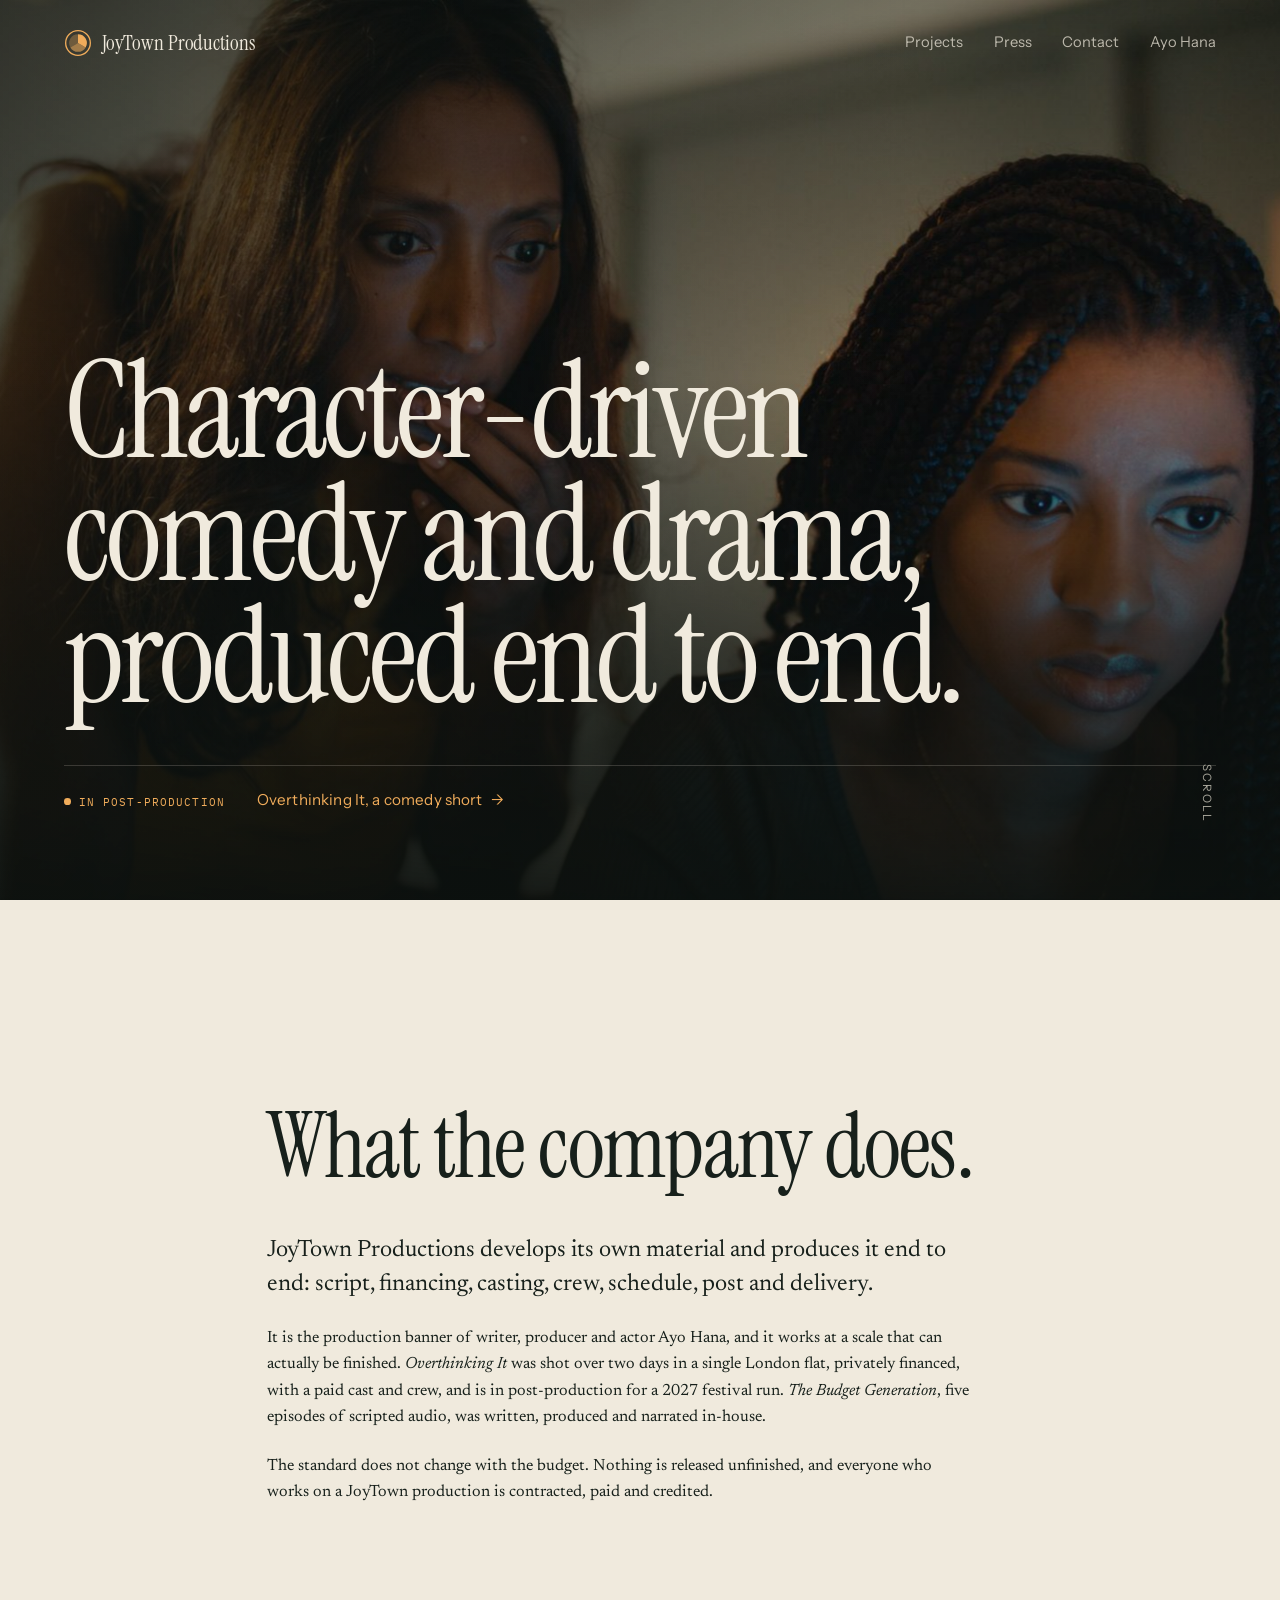
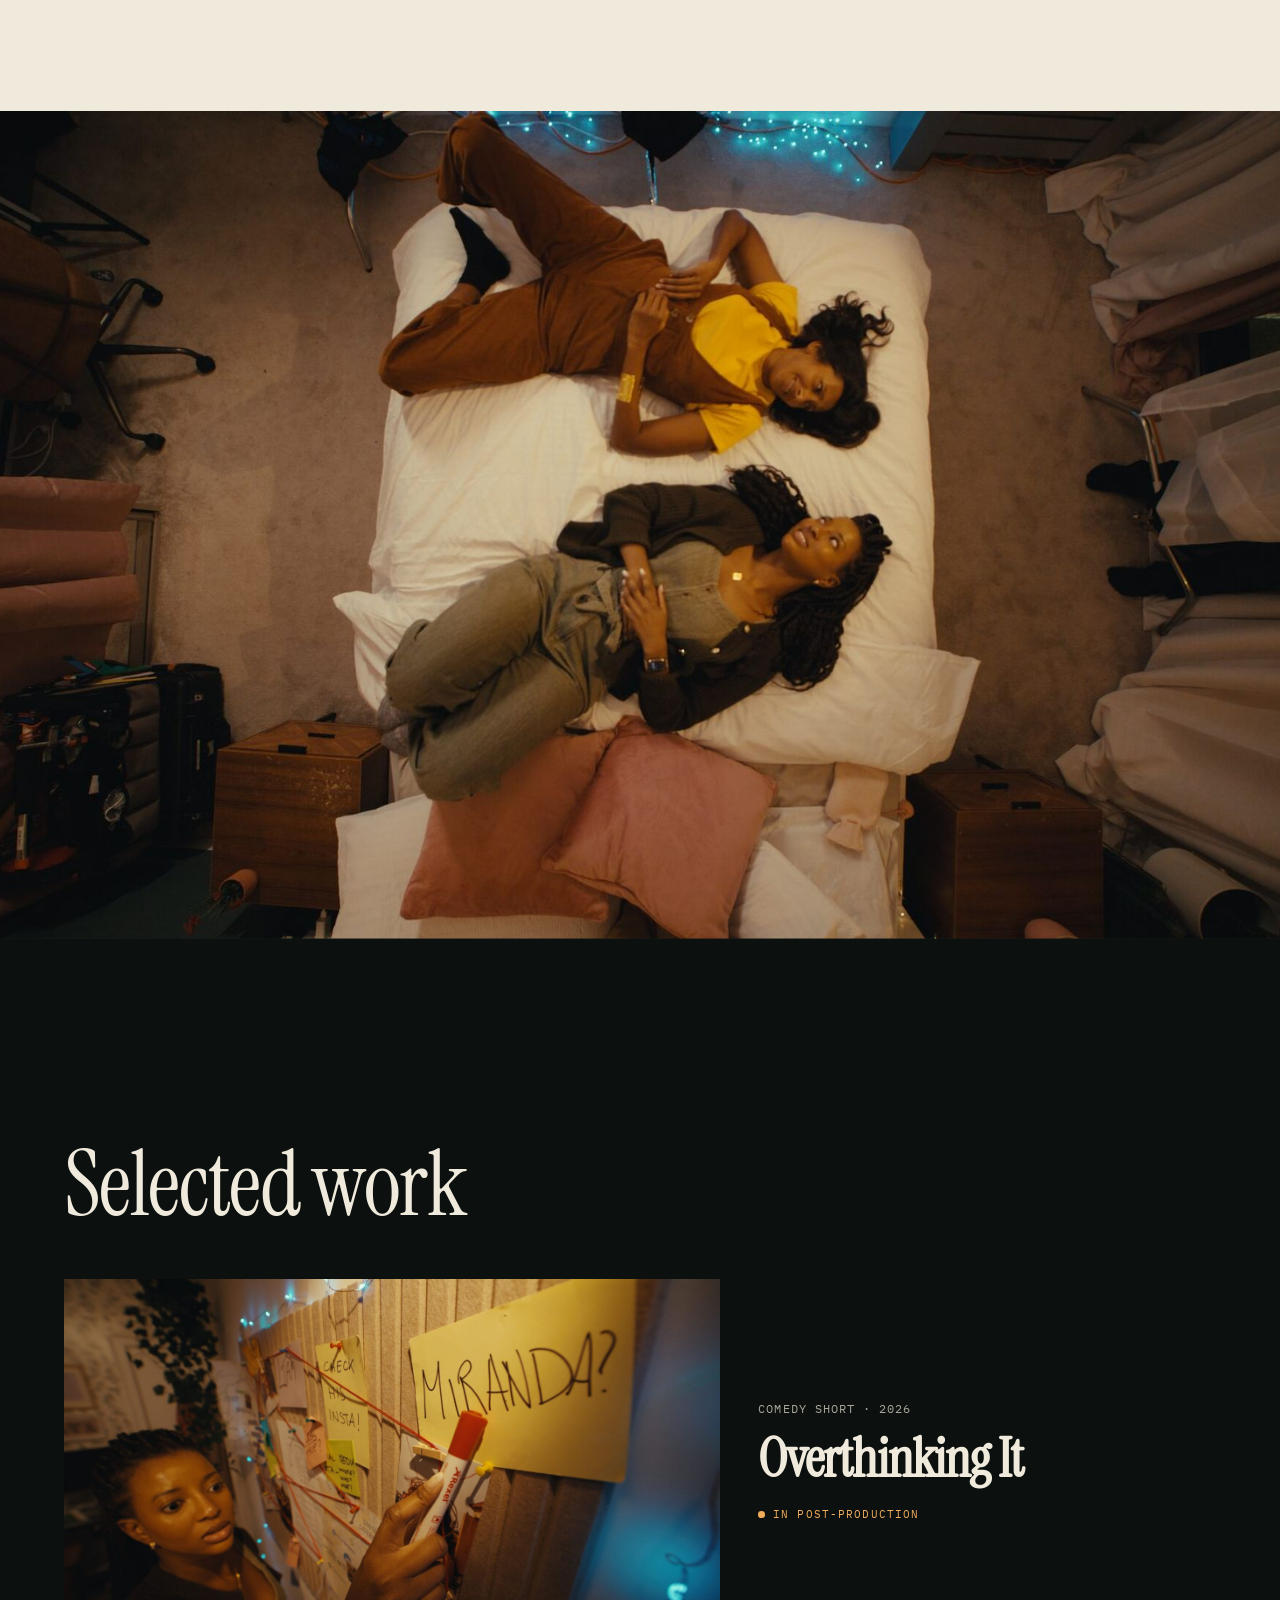
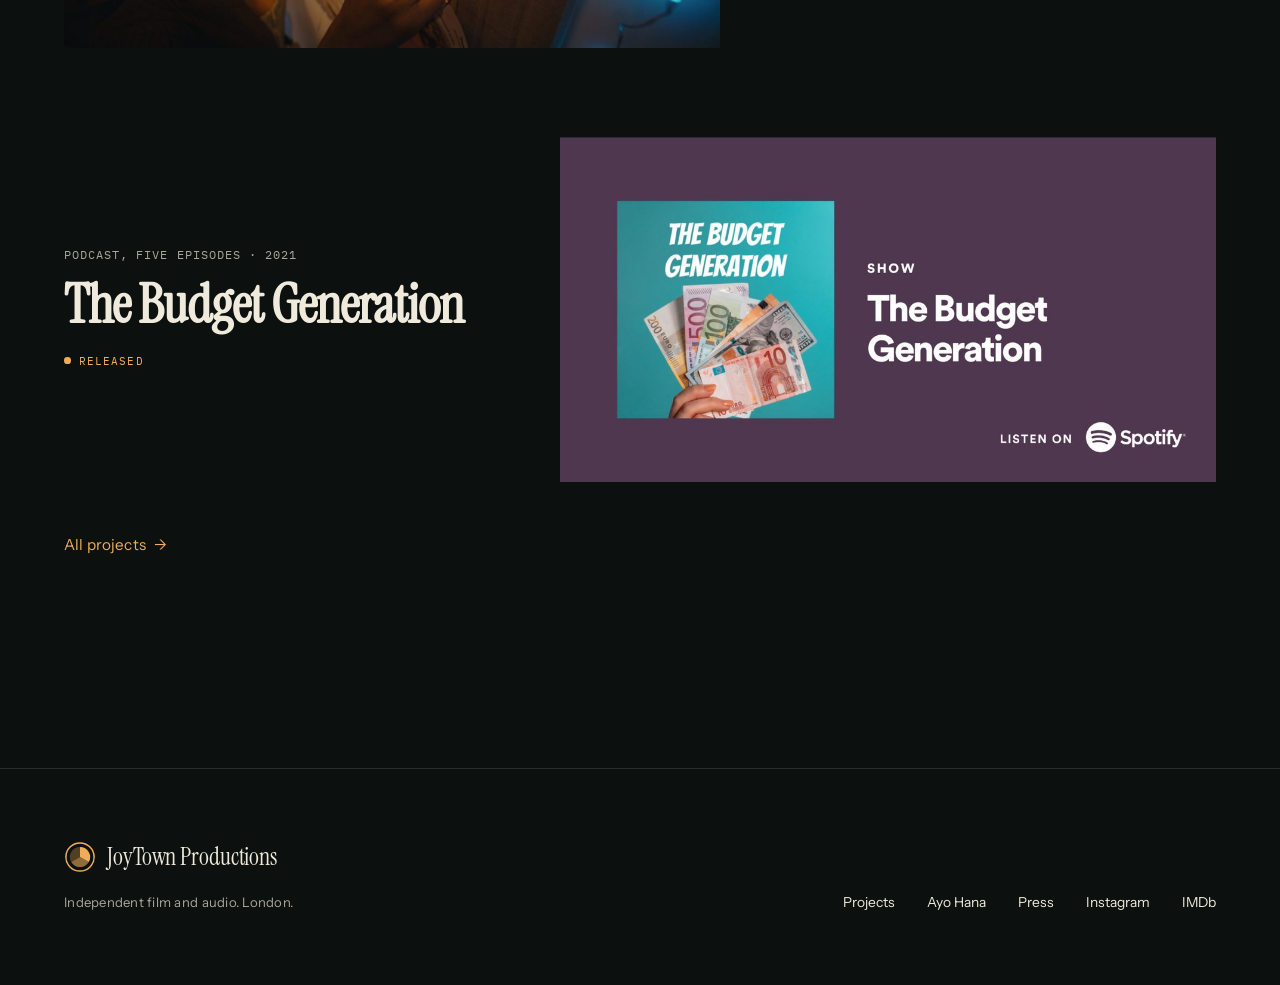
<file: index.html>
<!doctype html>
<html lang="en-GB">
<head>
<meta charset="utf-8">
<meta name="viewport" content="width=device-width, initial-scale=1">
<title>JoyTown Productions</title>
<meta name="description" content="JoyTown Productions is the London production banner of writer, producer and actor Ayo Hana. In post-production on the comedy short Overthinking It.">
<meta name="theme-color" content="#0C110F">
<meta property="og:type" content="website">
<meta property="og:url" content="https://joytownproductions.com/">
<meta property="og:site_name" content="JoyTown Productions">
<meta property="og:title" content="JoyTown Productions">
<meta property="og:description" content="JoyTown Productions is the London production banner of writer, producer and actor Ayo Hana. In post-production on the comedy short Overthinking It.">
<meta property="og:image" content="https://joytownproductions.com/img/st-two.jpg">
<meta name="twitter:card" content="summary_large_image">
<meta name="twitter:title" content="JoyTown Productions">
<meta name="twitter:description" content="JoyTown Productions is the London production banner of writer, producer and actor Ayo Hana. In post-production on the comedy short Overthinking It.">
<meta name="twitter:image" content="https://joytownproductions.com/img/st-two.jpg">
<link rel="canonical" href="https://joytownproductions.com/">
<link rel="preconnect" href="https://fonts.googleapis.com">
<link rel="preconnect" href="https://fonts.gstatic.com" crossorigin>
<link rel="stylesheet" href="https://fonts.googleapis.com/css2?family=IBM+Plex+Mono:wght@400;500&family=Instrument+Sans:wght@400;500&family=Instrument+Serif:ital@0;1&family=Newsreader:ital,opsz,wght@0,6..72,400;0,6..72,500;1,6..72,400&display=swap">
<link rel="stylesheet" href="styles.css">
<script type="application/ld+json">
{
  "@context": "https://schema.org",
  "@graph": [
    {
      "@type": "Organization",
      "@id": "https://joytownproductions.com/#organization",
      "name": "JoyTown Productions",
      "url": "https://joytownproductions.com/",
      "description": "Character-driven comedy and drama, produced end to end.",
      "address": {
        "@type": "PostalAddress",
        "addressLocality": "London",
        "addressCountry": "GB"
      },
      "founder": {
        "@id": "https://joytownproductions.com/ayo-hana.html#person"
      },
      "logo": "https://joytownproductions.com/img/company.jpg"
    },
    {
      "@type": "WebSite",
      "@id": "https://joytownproductions.com/#website",
      "name": "JoyTown Productions",
      "url": "https://joytownproductions.com/",
      "inLanguage": "en-GB",
      "publisher": {
        "@id": "https://joytownproductions.com/#organization"
      }
    },
    {
      "@type": "Person",
      "@id": "https://joytownproductions.com/ayo-hana.html#person",
      "name": "Ayo Hana",
      "url": "https://joytownproductions.com/ayo-hana.html",
      "jobTitle": [
        "Actor",
        "Writer",
        "Producer"
      ],
      "description": "Ayo Hana is a British-American actor, writer and producer based in London. Trained at LAMDA. Represented by Beresford Management.",
      "image": "https://joytownproductions.com/img/ayo-headshot.jpg",
      "workLocation": {
        "@type": "Place",
        "name": "London",
        "address": {
          "@type": "PostalAddress",
          "addressLocality": "London",
          "addressCountry": "GB"
        }
      },
      "alumniOf": {
        "@type": "EducationalOrganization",
        "name": "LAMDA"
      },
      "worksFor": {
        "@id": "https://joytownproductions.com/#organization"
      },
      "sameAs": [
        "https://www.imdb.com/name/nm15885397/"
      ]
    }
  ]
}
</script>
</head>
<body>
<a class="skip" href="#main">Skip to content</a>
<nav class="nav" aria-label="Primary" data-overhero="1"><div class="wrap wrap--wide"><div class="nav__in">
<a class="mark" href="index.html"><svg class="mark__glyph" viewBox="0 0 32 32" width="28" height="28" aria-hidden="true" focusable="false"><circle cx="16" cy="16" r="14.1" fill="none" stroke="currentColor" stroke-width="1.5"/><path d="M16 5.9A10.1 10.1 0 0 1 24.75 21.05L16 16Z" fill="currentColor"/><path d="M24.75 21.05A10.1 10.1 0 0 1 7.25 21.05L16 16Z" fill="currentColor" opacity=".58"/><path d="M7.25 21.05A10.1 10.1 0 0 1 16 5.9L16 16Z" fill="currentColor" opacity=".3"/></svg>JoyTown Productions</a>
<ul class="nav__links"><li><a class="nav__link" href="projects.html">Projects</a></li><li><a class="nav__link" href="press.html">Press</a></li><li><a class="nav__link" href="contact.html">Contact</a></li><li><a class="nav__link" href="ayo-hana.html">Ayo Hana</a></li></ul>
<button class="burger" type="button" aria-expanded="false" aria-controls="menu">Menu<span class="burger__bars" aria-hidden="true"></span></button>
</div></div></nav>
<div class="menu" id="menu" hidden><div class="wrap"><ul><li><a href="index.html">JoyTown Productions</a></li><li><a href="projects.html">Projects</a></li><li><a href="press.html">Press</a></li><li><a href="contact.html">Contact</a></li><li><a href="ayo-hana.html">Ayo Hana</a></li></ul></div></div>
<main id="main">

<header class="hero" id="top">
  <div class="hero__media">
    <picture>
      <source media="(max-width:700px)" srcset="img/st-two-m.jpg" width="880" height="1100">
      <img src="img/st-two.jpg" alt="Two women lean over a laptop in a warmly lit bedroom, faces caught in its glow" width="1800" height="1012" fetchpriority="high" decoding="async" style="--pos:64% 38%">
    </picture>
  </div>
  <div class="wrap wrap--wide hero__in">
    <h1 class="display d1 hero__title">Character-driven comedy and drama, produced end to end.</h1>
    <div class="hero__foot">
      <p class="status">In post-production</p>
      <a class="arrow" href="overthinking-it.html">Overthinking It, a comedy short <span aria-hidden="true">&rarr;</span></a>
    </div>
  </div>
  <p class="scrollcue" aria-hidden="true">Scroll</p>
</header>

<section class="panel panel--tall paper" aria-labelledby="about">
  <div class="wrap wrap--wide statement statement--offset">
    <div class="statement__lead rv">
      <h2 class="display d2" id="about">What the company does.</h2>
      <div class="measure--wide" style="margin-top:clamp(1.8rem,3.5vw,2.8rem)">
        <p class="lede">JoyTown Productions develops its own material and produces it end to end: script, financing, casting, crew, schedule, post and delivery.</p>
        <p style="margin-top:1.4rem">It is the production banner of writer, producer and actor Ayo Hana, and it works at a scale that can actually be finished. <em class="italic">Overthinking It</em> was shot over two days in a single London flat, privately financed, with a paid cast and crew, and is in post-production for a 2027 festival run. <em class="italic">The Budget Generation</em>, five episodes of scripted audio, was written, produced and narrated in-house.</p>
        <p style="margin-top:1.4rem">The standard does not change with the budget. Nothing is released unfinished, and everyone who works on a JoyTown production is contracted, paid and credited.</p>
      </div>
    </div>
  </div>
</section>

<div class="band band--tall rv rv-img"><picture><source media="(max-width:700px)" srcset="img/st-wide-m.jpg" width="880" height="1100"><img src="img/st-wide.jpg" alt="A high overhead frame of the bedroom set, the two leads lying across the bed surrounded by paper" width="1800" height="1012" loading="lazy" decoding="async" style="--pos:50% 46%"></picture></div>

<section class="panel panel--tall" aria-labelledby="sel">
  <div class="wrap wrap--wide stack stack--l">
    <div class="rv"><h2 class="display d2" id="sel">Selected work</h2></div>
    <div class="projects">
      <a class="project rv rv-img" href="overthinking-it.html">
  <div class="project__media"><figure class="fig"><div class="fig__frame"><picture><source media="(max-width:700px)" srcset="img/st-board-m.jpg" width="820" height="1025"><img src="img/st-board.jpg" alt="A woman pins a note reading Miranda to a corkboard strung with red thread" width="1500" height="844" loading="lazy" decoding="async"></picture></div></figure></div>
  <div class="project__body">
    <p class="project__meta">Comedy short &middot; 2026</p>
    <h3 class="project__title">Overthinking It</h3>
    <p class="status">In post-production</p>
  </div>
</a>
      <a class="project rv rv-img" href="the-budget-generation.html">
  <div class="project__media"><figure class="fig"><div class="fig__frame"><img src="img/tbg-promo.jpg" alt="The Budget Generation podcast artwork shown on a streaming card" width="1100" height="578" loading="lazy" decoding="async"></div></figure></div>
  <div class="project__body">
    <p class="project__meta">Podcast, five episodes &middot; 2021</p>
    <h3 class="project__title">The Budget Generation</h3>
    <p class="status">Released</p>
  </div>
</a>
    </div>
    <p class="rv"><a class="arrow" href="projects.html">All projects <span aria-hidden="true">&rarr;</span></a></p>
  </div>
</section>

</main>
<footer class="foot"><div class="wrap wrap--wide"><div class="foot__in">
<div><p class="foot__mark"><span class="mark mark--foot"><svg class="mark__glyph" viewBox="0 0 32 32" width="28" height="28" aria-hidden="true" focusable="false"><circle cx="16" cy="16" r="14.1" fill="none" stroke="currentColor" stroke-width="1.5"/><path d="M16 5.9A10.1 10.1 0 0 1 24.75 21.05L16 16Z" fill="currentColor"/><path d="M24.75 21.05A10.1 10.1 0 0 1 7.25 21.05L16 16Z" fill="currentColor" opacity=".58"/><path d="M7.25 21.05A10.1 10.1 0 0 1 16 5.9L16 16Z" fill="currentColor" opacity=".3"/></svg>JoyTown Productions</span></p>
<p class="cap">Independent film and audio. London.</p></div>
<ul class="foot__links"><li><a class="link" href="projects.html">Projects</a></li><li><a class="link" href="ayo-hana.html">Ayo Hana</a></li><li><a class="link" href="press.html">Press</a></li><li><a class="link" href="https://www.instagram.com/overthinkingit.film" rel="noopener">Instagram</a></li><li><a class="link" href="https://www.imdb.com/title/tt33356446/" rel="noopener">IMDb</a></li></ul></div></div></footer>
<script>
(function(){
  var reduce = window.matchMedia && window.matchMedia('(prefers-reduced-motion: reduce)').matches;

  /* nav: recedes over a hero, condenses once the work starts scrolling past */
  var nav = document.querySelector('.nav');
  if (nav){
    var overHero = nav.getAttribute('data-overhero') === '1';
    var onScroll = function(){
      if (!overHero) return;
      if (window.scrollY > 40) nav.classList.add('is-stuck');
      else nav.classList.remove('is-stuck');
    };
    onScroll();
    window.addEventListener('scroll', onScroll, {passive:true});
  }

  /* mobile menu */
  var burger = document.querySelector('.burger'), menu = document.getElementById('menu');
  if (burger && menu){
    menu.hidden = false;
    var setOpen = function(open){
      menu.classList.toggle('is-open', open);
      burger.setAttribute('aria-expanded', open ? 'true' : 'false');
      document.documentElement.style.overflow = open ? 'hidden' : '';
      if (open){ var f = menu.querySelector('a'); if (f) f.focus(); }
    };
    burger.addEventListener('click', function(){
      setOpen(!menu.classList.contains('is-open'));
    });
    document.addEventListener('keydown', function(e){
      if (e.key === 'Escape' && menu.classList.contains('is-open')){ setOpen(false); burger.focus(); }
    });
  }

  /* reveals */
  var items = document.querySelectorAll('.rv');
  if (reduce || !('IntersectionObserver' in window)){
    for (var i=0;i<items.length;i++) items[i].classList.add('is-in');
  } else {
    var io = new IntersectionObserver(function(entries){
      entries.forEach(function(e){
        if (e.isIntersecting){
          var el = e.target, d = parseInt(el.getAttribute('data-d')||0,10);
          setTimeout(function(){ el.classList.add('is-in'); }, d*110);
          io.unobserve(el);
        }
      });
    }, {rootMargin:'0px 0px -6% 0px', threshold:0.05});
    for (var j=0;j<items.length;j++) io.observe(items[j]);
  }

  /* copy-to-clipboard for the press kit */
  document.addEventListener('click', function(ev){
    var btn = ev.target.closest ? ev.target.closest('.copy') : null;
    if (!btn) return;
    var src = document.getElementById(btn.getAttribute('data-copy'));
    if (!src) return;
    var text = src.innerText.trim();
    var done = function(){
      var old = btn.getAttribute('data-label') || btn.textContent;
      btn.setAttribute('data-label', old);
      btn.textContent = 'Copied';
      btn.classList.add('is-done');
      setTimeout(function(){ btn.textContent = old; btn.classList.remove('is-done'); }, 1800);
    };
    if (navigator.clipboard && navigator.clipboard.writeText){
      navigator.clipboard.writeText(text).then(done, function(){});
    } else {
      var ta = document.createElement('textarea');
      ta.value = text; document.body.appendChild(ta); ta.select();
      try { document.execCommand('copy'); done(); } catch(e){}
      document.body.removeChild(ta);
    }
  });
})();

(function(){
  if (window.matchMedia && window.matchMedia('(prefers-reduced-motion: reduce)').matches) return;
  var pages = ["index.html", "projects.html", "overthinking-it.html", "the-budget-generation.html", "press.html", "contact.html", "ayo-hana.html"];
  document.addEventListener('click', function(e){
    var a = e.target.closest ? e.target.closest('a') : null;
    if (!a || e.metaKey || e.ctrlKey || e.shiftKey || a.target) return;
    var href = a.getAttribute('href') || '';
    if (pages.indexOf(href) === -1) return;
    e.preventDefault();
    document.body.classList.add('is-leaving');
    setTimeout(function(){ window.location.href = href; }, 170);
  });
})();
</script>
</body>
</html>
</file>
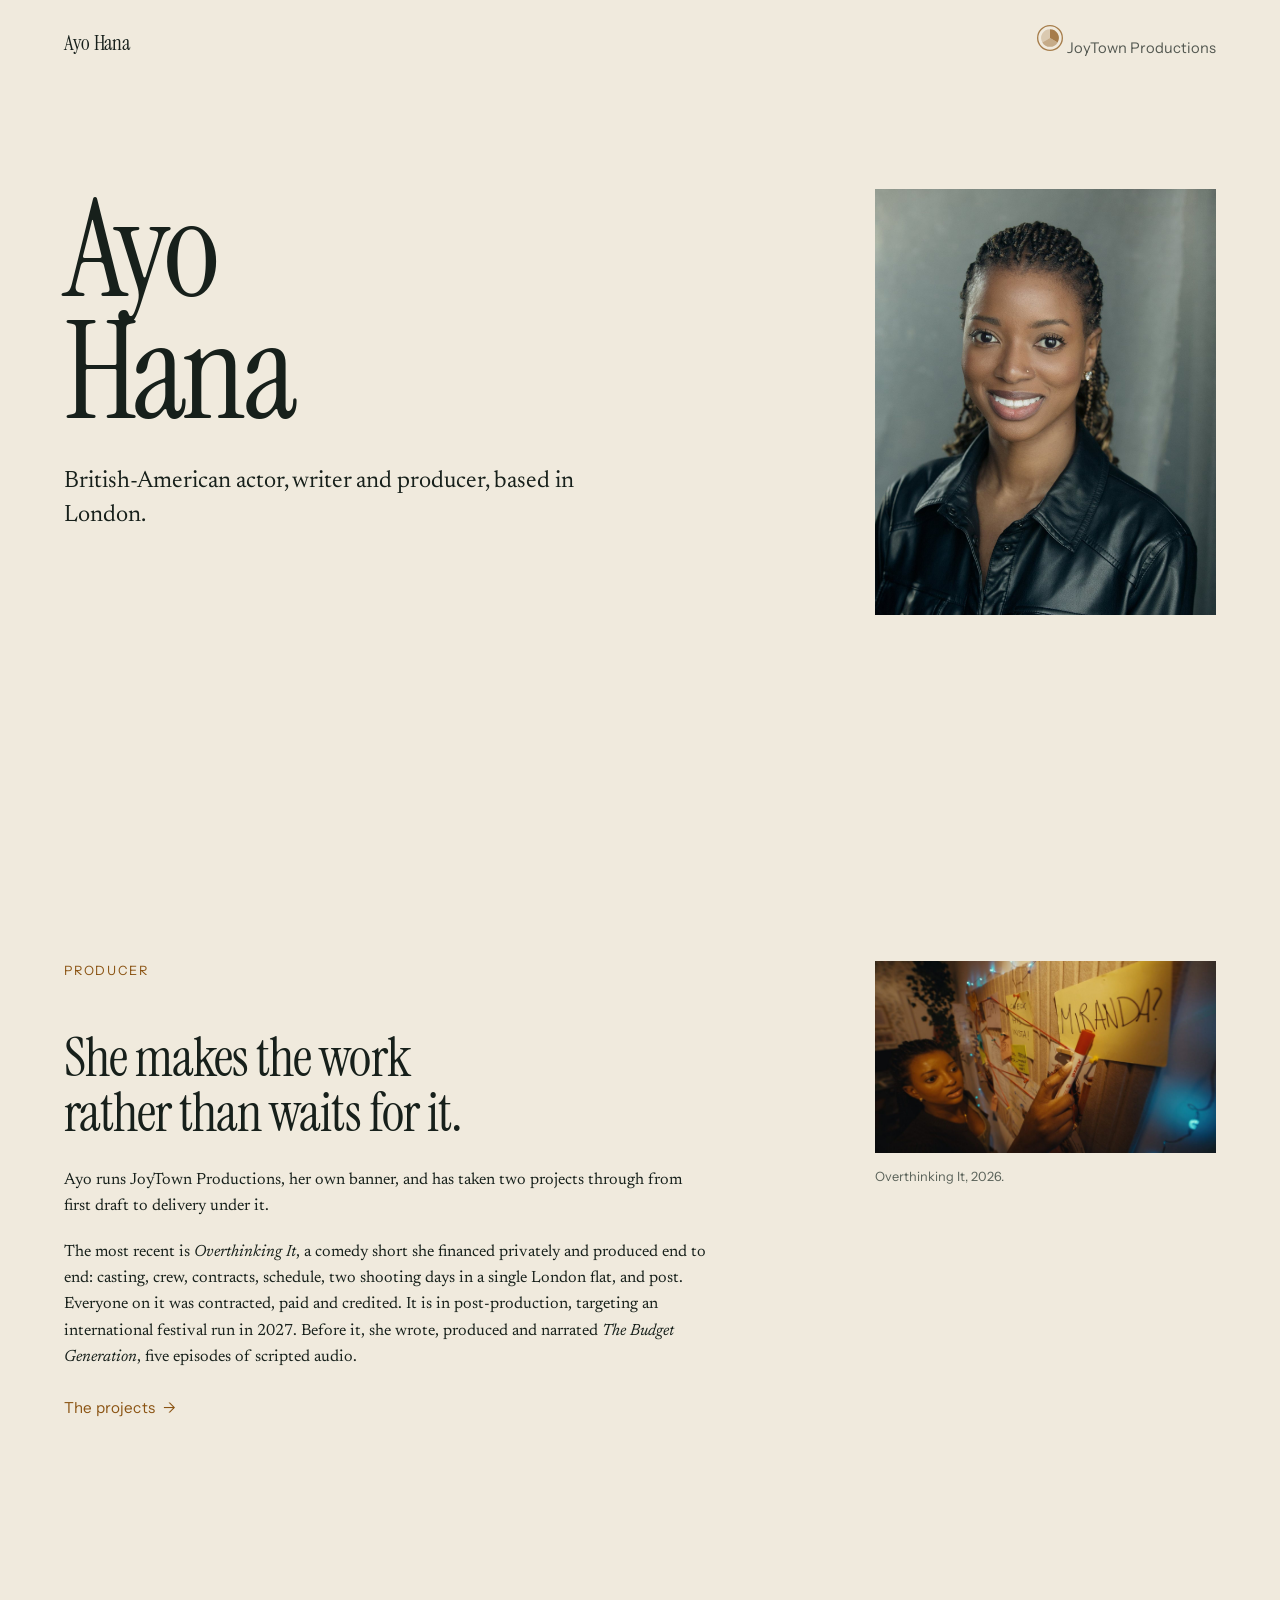
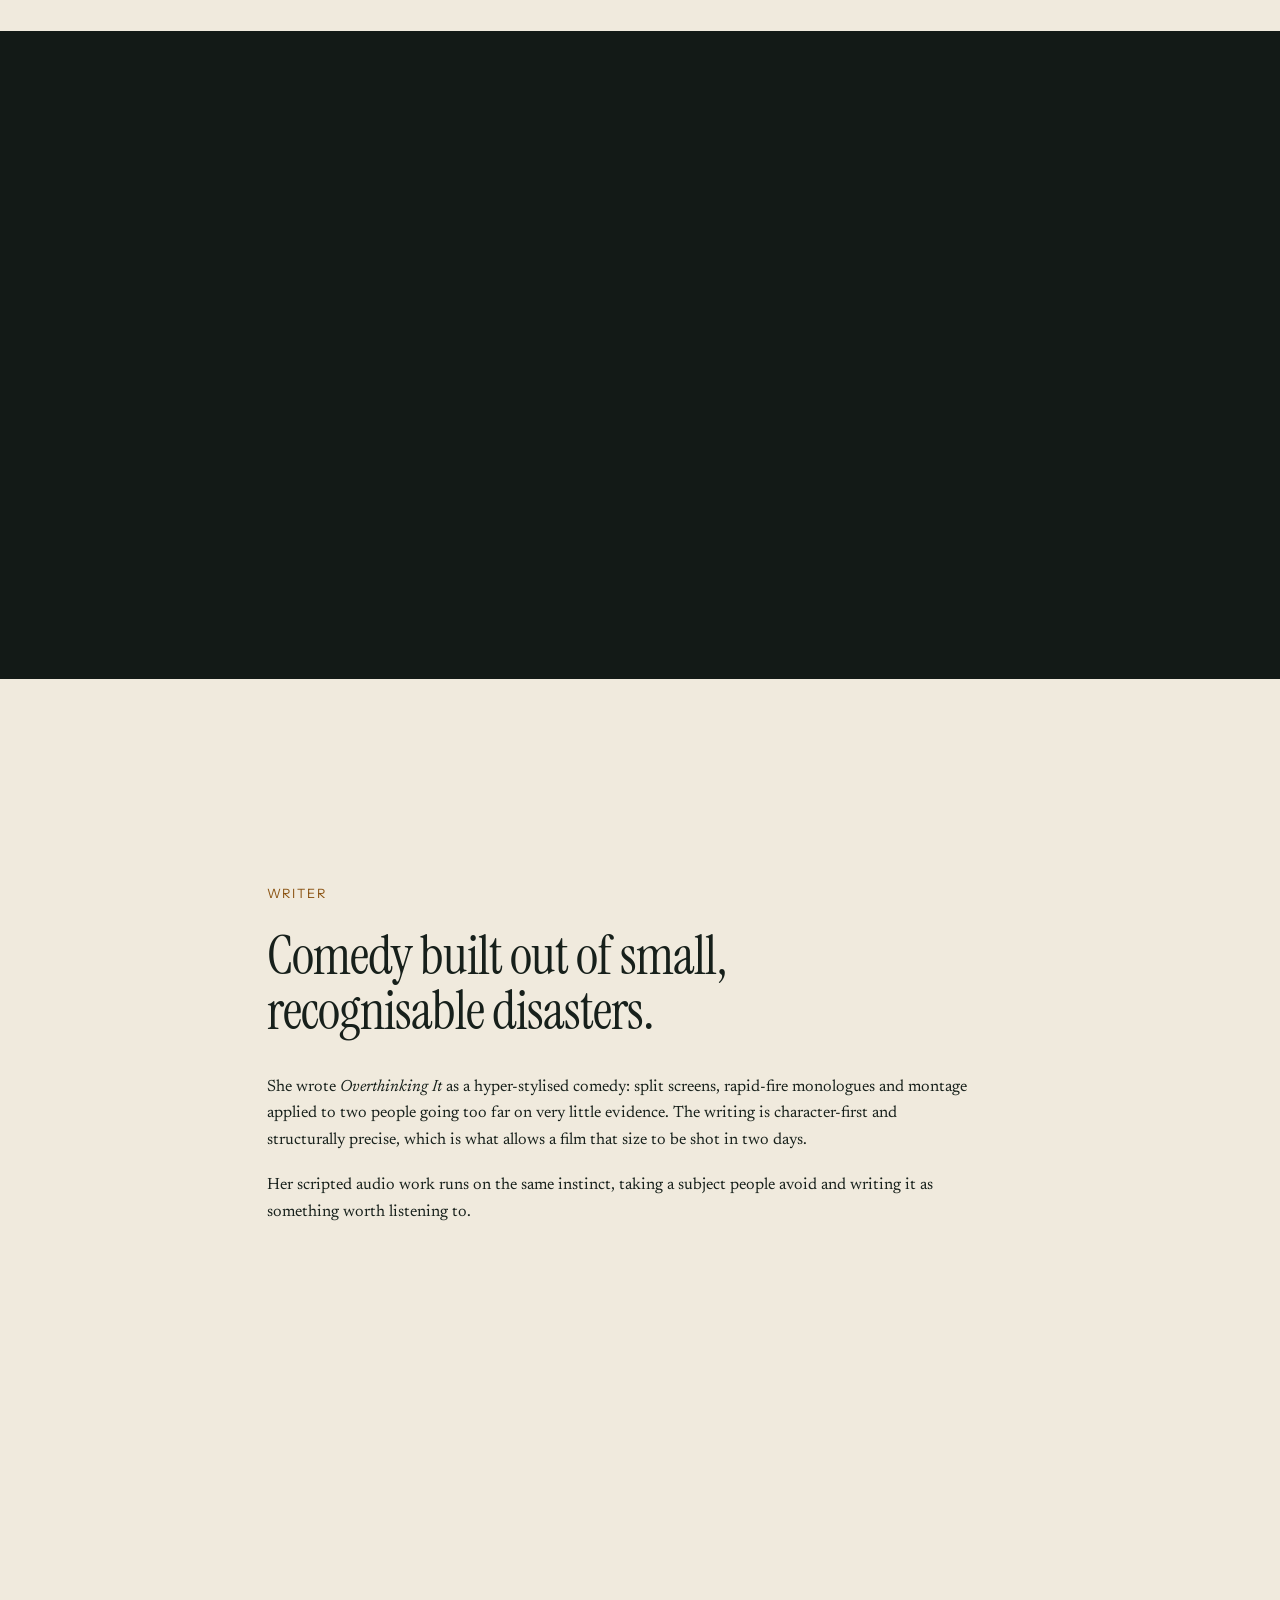
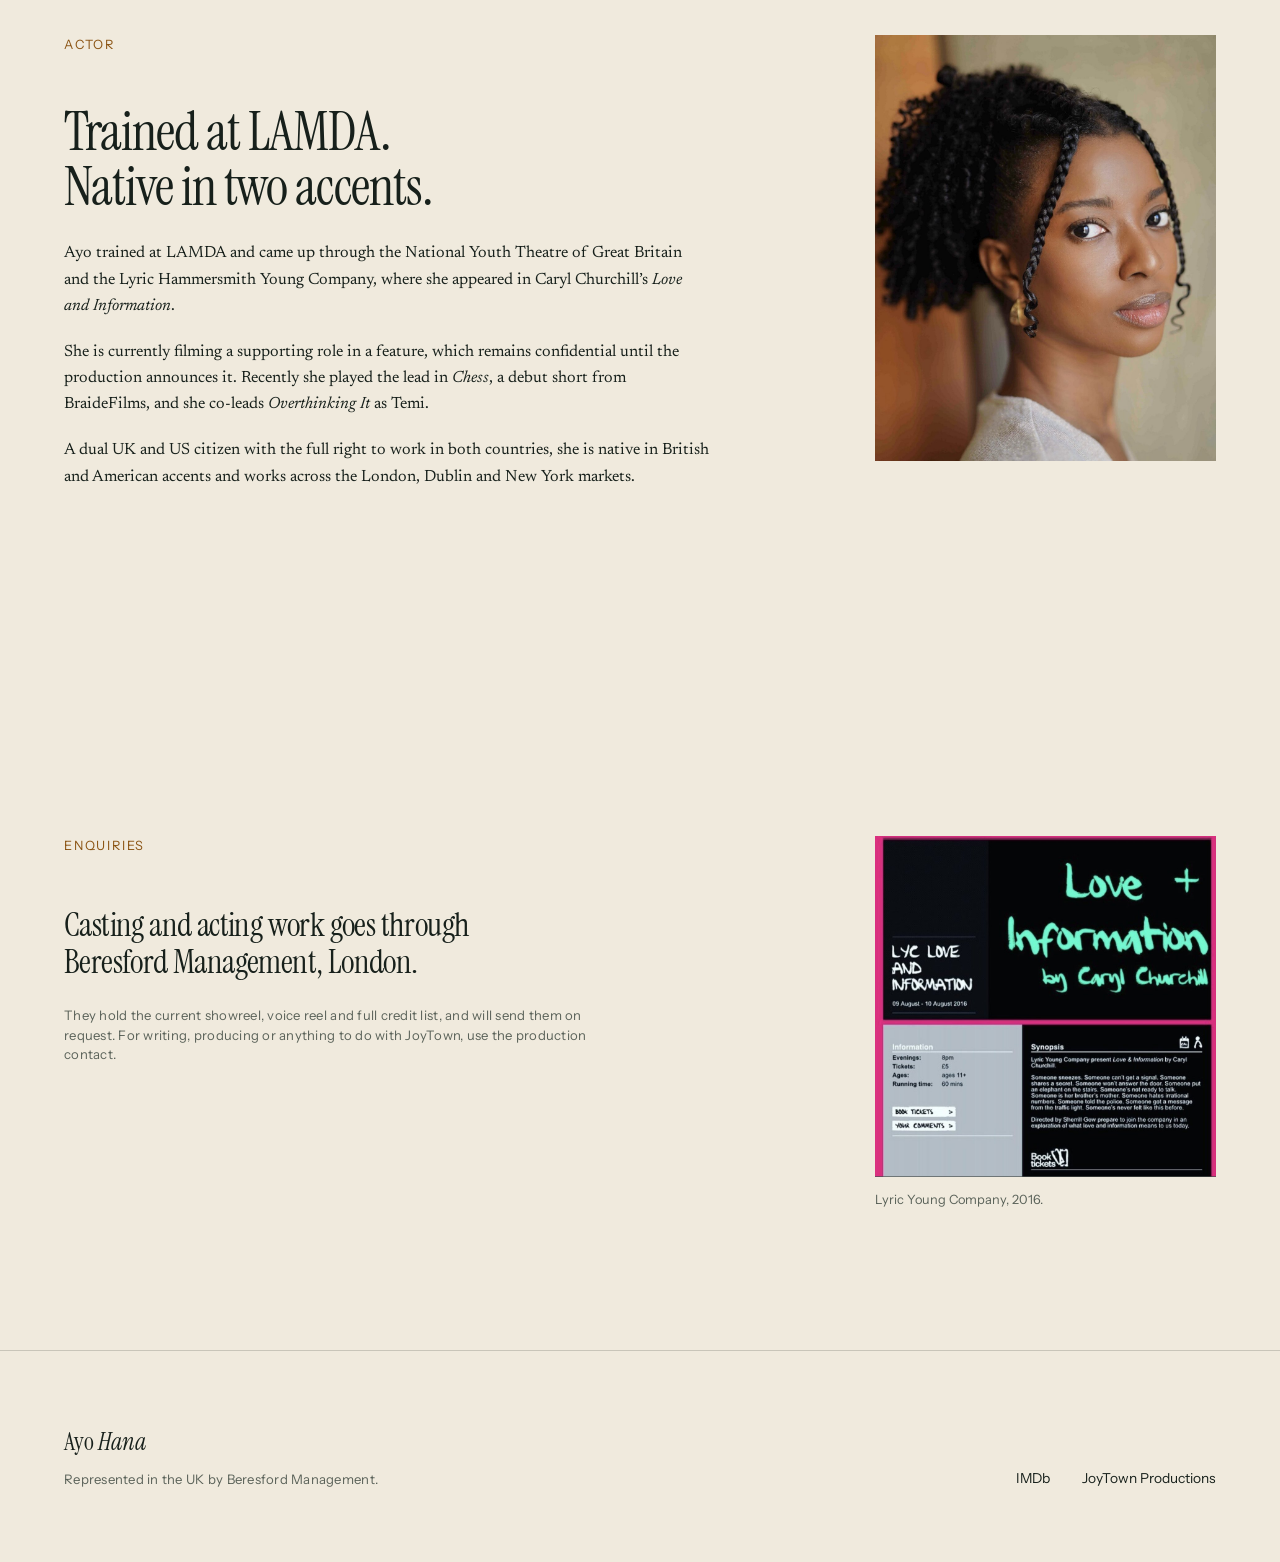
<file: ayo-hana.html>
<!doctype html>
<html lang="en-GB">
<head>
<meta charset="utf-8">
<meta name="viewport" content="width=device-width, initial-scale=1">
<title>Ayo Hana &mdash; Actor, Writer, Producer</title>
<meta name="description" content="Ayo Hana is a British-American actor, writer and producer based in London. Trained at LAMDA. Represented by Beresford Management.">
<meta name="theme-color" content="#0C110F">
<meta property="og:type" content="website">
<meta property="og:url" content="https://joytownproductions.com/ayo-hana.html">
<meta property="og:site_name" content="JoyTown Productions">
<meta property="og:title" content="Ayo Hana - Actor, Writer, Producer">
<meta property="og:description" content="Ayo Hana is a British-American actor, writer and producer based in London. Trained at LAMDA. Represented by Beresford Management.">
<meta property="og:image" content="https://joytownproductions.com/img/ayo-headshot.jpg">
<meta name="twitter:card" content="summary_large_image">
<meta name="twitter:title" content="Ayo Hana - Actor, Writer, Producer">
<meta name="twitter:description" content="Ayo Hana is a British-American actor, writer and producer based in London. Trained at LAMDA. Represented by Beresford Management.">
<meta name="twitter:image" content="https://joytownproductions.com/img/ayo-headshot.jpg">
<link rel="canonical" href="https://joytownproductions.com/ayo-hana.html">
<link rel="preconnect" href="https://fonts.googleapis.com">
<link rel="preconnect" href="https://fonts.gstatic.com" crossorigin>
<link rel="stylesheet" href="https://fonts.googleapis.com/css2?family=IBM+Plex+Mono:wght@400;500&family=Instrument+Sans:wght@400;500&family=Instrument+Serif:ital@0;1&family=Newsreader:ital,opsz,wght@0,6..72,400;0,6..72,500;1,6..72,400&display=swap">
<link rel="stylesheet" href="styles.css">
<script type="application/ld+json">
{
  "@context": "https://schema.org",
  "@graph": [
    {
      "@type": "Person",
      "@id": "https://joytownproductions.com/ayo-hana.html#person",
      "name": "Ayo Hana",
      "url": "https://joytownproductions.com/ayo-hana.html",
      "jobTitle": [
        "Actor",
        "Writer",
        "Producer"
      ],
      "description": "Ayo Hana is a British-American actor, writer and producer based in London. Trained at LAMDA. Represented by Beresford Management.",
      "image": "https://joytownproductions.com/img/ayo-headshot.jpg",
      "workLocation": {
        "@type": "Place",
        "name": "London",
        "address": {
          "@type": "PostalAddress",
          "addressLocality": "London",
          "addressCountry": "GB"
        }
      },
      "alumniOf": {
        "@type": "EducationalOrganization",
        "name": "LAMDA"
      },
      "worksFor": {
        "@id": "https://joytownproductions.com/#organization"
      },
      "sameAs": [
        "https://www.imdb.com/name/nm15885397/"
      ]
    },
    {
      "@type": "Organization",
      "@id": "https://joytownproductions.com/#organization",
      "name": "JoyTown Productions",
      "url": "https://joytownproductions.com/",
      "description": "Character-driven comedy and drama, produced end to end.",
      "address": {
        "@type": "PostalAddress",
        "addressLocality": "London",
        "addressCountry": "GB"
      },
      "founder": {
        "@id": "https://joytownproductions.com/ayo-hana.html#person"
      },
      "logo": "https://joytownproductions.com/img/company.jpg"
    }
  ]
}
</script>
</head>
<body class="talent">
<a class="skip" href="#main">Skip to content</a>
<nav class="nav" aria-label="Primary" data-overhero="0"><div class="wrap wrap--wide"><div class="nav__in"><a class="mark" href="ayo-hana.html">Ayo Hana</a><ul class="nav__links"><li><a class="nav__link" href="index.html"><svg class="mark__glyph" viewBox="0 0 32 32" width="28" height="28" aria-hidden="true" focusable="false"><circle cx="16" cy="16" r="14.1" fill="none" stroke="currentColor" stroke-width="1.5"/><path d="M16 5.9A10.1 10.1 0 0 1 24.75 21.05L16 16Z" fill="currentColor"/><path d="M24.75 21.05A10.1 10.1 0 0 1 7.25 21.05L16 16Z" fill="currentColor" opacity=".58"/><path d="M7.25 21.05A10.1 10.1 0 0 1 16 5.9L16 16Z" fill="currentColor" opacity=".3"/></svg>&nbsp;JoyTown Productions</a></li></ul></div></div></nav>
<main id="main">

<header class="panel paper" style="padding-top:calc(var(--nav-h) + clamp(3rem,8vw,7rem))" id="top">
  <div class="wrap wrap--wide split split--lead split--top">
    <div class="split__a rv stack">
      <h1 class="display d1">Ayo<br>Hana</h1>
      <p class="lede measure" style="margin-top:.4rem">British-American actor, writer and producer, based in London.</p>
    </div>
    <div class="split__b rv rv-img" data-d="1">
      <figure class="fig"><div class="fig__frame"><img src="img/ayo-headshot.jpg" alt="Portrait of Ayo Hana" width="1200" height="1500" fetchpriority="high" decoding="async"></div></figure>
    </div>
  </div>
</header>

<section class="panel paper panel--tall" aria-labelledby="producer">
  <div class="wrap wrap--wide split split--lead split--top">
    <div class="split__a rv stack">
      <p class="eyebrow eyebrow--bulb">Producer</p>
      <h2 class="display d3" id="producer">She makes the work rather than waits for it.</h2>
      <div class="measure--wide">
        <p>Ayo runs <a class="link" href="index.html">JoyTown Productions</a>, her own banner, and has taken two projects through from first draft to delivery under it.</p>
        <p style="margin-top:1.2rem">The most recent is <em class="italic">Overthinking It</em>, a comedy short she financed privately and produced end to end: casting, crew, contracts, schedule, two shooting days in a single London flat, and post. Everyone on it was contracted, paid and credited. It is in post-production, targeting an international festival run in 2027. Before it, she wrote, produced and narrated <em class="italic">The Budget Generation</em>, five episodes of scripted audio.</p>
      </div>
      <p><a class="arrow" href="projects.html">The projects <span aria-hidden="true">&rarr;</span></a></p>
    </div>
    <div class="split__b rv rv-img" data-d="1">
      <figure class="fig"><div class="fig__frame"><img src="img/st-board.jpg" alt="A frame from Overthinking It, a note pinned to a corkboard strung with red thread" width="1500" height="844" loading="lazy" decoding="async"></div><figcaption>Overthinking It, 2026.</figcaption></figure>
    </div>
  </div>
</section>

<div class="band band--mid rv rv-img"><picture><source media="(max-width:700px)" srcset="img/st-wide-m.jpg" width="880" height="1100"><img src="img/st-wide.jpg" alt="An overhead frame of the bedroom set from Overthinking It" width="1800" height="1012" loading="lazy" decoding="async" style="--pos:50% 46%"></picture></div>

<section class="panel paper panel--tall" aria-labelledby="writer">
  <div class="wrap wrap--wide statement statement--offset">
    <div class="statement__lead rv">
      <p class="eyebrow eyebrow--bulb">Writer</p>
      <h2 class="display d3" id="writer">Comedy built out of small, recognisable disasters.</h2>
      <div class="measure--wide" style="margin-top:clamp(1.4rem,3vw,2.2rem)">
        <p>She wrote <em class="italic">Overthinking It</em> as a hyper-stylised comedy: split screens, rapid-fire monologues and montage applied to two people going too far on very little evidence. The writing is character-first and structurally precise, which is what allows a film that size to be shot in two days.</p>
        <p style="margin-top:1.2rem">Her scripted audio work runs on the same instinct, taking a subject people avoid and writing it as something worth listening to.</p>
      </div>
    </div>
  </div>
</section>

<section class="panel paper panel--tall" aria-labelledby="actor">
  <div class="wrap wrap--wide split split--lead split--top">
    <div class="split__a rv stack">
      <p class="eyebrow eyebrow--bulb">Actor</p>
      <h2 class="display d3" id="actor">Trained at LAMDA. Native in two accents.</h2>
      <div class="measure--wide">
        <p>Ayo trained at LAMDA and came up through the National Youth Theatre of Great Britain and the Lyric Hammersmith Young Company, where she appeared in Caryl Churchill&rsquo;s <em class="italic">Love and Information</em>.</p>
        <p style="margin-top:1.2rem">She is currently filming a supporting role in a feature, which remains confidential until the production announces it. Recently she played the lead in <em class="italic">Chess</em>, a debut short from BraideFilms, and she co-leads <em class="italic">Overthinking It</em> as Temi.</p>
        <p style="margin-top:1.2rem">A dual UK and US citizen with the full right to work in both countries, she is native in British and American accents and works across the London, Dublin and New York markets.</p>
      </div>
    </div>
    <div class="split__b rv rv-img" data-d="1">
      <figure class="fig"><div class="fig__frame"><img src="img/ayo-headshot-2.jpg" alt="A second portrait of Ayo Hana" width="1100" height="1375" loading="lazy" decoding="async"></div></figure>
    </div>
  </div>
</section>



<section class="panel paper" aria-labelledby="rep">
  <div class="wrap wrap--wide split split--lead split--top">
    <div class="split__a rv stack">
      <p class="eyebrow eyebrow--bulb">Enquiries</p>
      <h2 class="display d4" id="rep">Casting and acting work goes through <a class="link" href="https://www.beresfordmanagement.com" rel="noopener">Beresford Management</a>, London.</h2>
      <p class="cap measure">They hold the current showreel, voice reel and full credit list, and will send them on request. For writing, producing or anything to do with JoyTown, use the <a class="link" href="contact.html">production contact</a>.</p>
    </div>
    <div class="split__b rv rv-img" data-d="1">
      <figure class="fig"><div class="fig__frame"><img src="img/lyric-poster.jpg" alt="Poster for Love and Information by Caryl Churchill at the Lyric, presented by the Lyric Young Company" width="1100" height="1099" loading="lazy" decoding="async"></div><figcaption>Lyric Young Company, 2016.</figcaption></figure>
    </div>
  </div>
</section>

</main>
<footer class="foot"><div class="wrap wrap--wide"><div class="foot__in">
<div><p class="foot__mark">Ayo <em class="italic">Hana</em></p>
<p class="cap">Represented in the UK by <a class="link" href="https://www.beresfordmanagement.com" rel="noopener">Beresford Management</a>.</p></div>
<ul class="foot__links"><li><a class="link" href="https://www.imdb.com/name/nm15885397/" rel="noopener">IMDb</a></li>
<li><a class="link" href="index.html">JoyTown Productions</a></li></ul></div></div></footer>
<script>
(function(){
  var reduce = window.matchMedia && window.matchMedia('(prefers-reduced-motion: reduce)').matches;

  /* nav: recedes over a hero, condenses once the work starts scrolling past */
  var nav = document.querySelector('.nav');
  if (nav){
    var overHero = nav.getAttribute('data-overhero') === '1';
    var onScroll = function(){
      if (!overHero) return;
      if (window.scrollY > 40) nav.classList.add('is-stuck');
      else nav.classList.remove('is-stuck');
    };
    onScroll();
    window.addEventListener('scroll', onScroll, {passive:true});
  }

  /* mobile menu */
  var burger = document.querySelector('.burger'), menu = document.getElementById('menu');
  if (burger && menu){
    menu.hidden = false;
    var setOpen = function(open){
      menu.classList.toggle('is-open', open);
      burger.setAttribute('aria-expanded', open ? 'true' : 'false');
      document.documentElement.style.overflow = open ? 'hidden' : '';
      if (open){ var f = menu.querySelector('a'); if (f) f.focus(); }
    };
    burger.addEventListener('click', function(){
      setOpen(!menu.classList.contains('is-open'));
    });
    document.addEventListener('keydown', function(e){
      if (e.key === 'Escape' && menu.classList.contains('is-open')){ setOpen(false); burger.focus(); }
    });
  }

  /* reveals */
  var items = document.querySelectorAll('.rv');
  if (reduce || !('IntersectionObserver' in window)){
    for (var i=0;i<items.length;i++) items[i].classList.add('is-in');
  } else {
    var io = new IntersectionObserver(function(entries){
      entries.forEach(function(e){
        if (e.isIntersecting){
          var el = e.target, d = parseInt(el.getAttribute('data-d')||0,10);
          setTimeout(function(){ el.classList.add('is-in'); }, d*110);
          io.unobserve(el);
        }
      });
    }, {rootMargin:'0px 0px -6% 0px', threshold:0.05});
    for (var j=0;j<items.length;j++) io.observe(items[j]);
  }

  /* copy-to-clipboard for the press kit */
  document.addEventListener('click', function(ev){
    var btn = ev.target.closest ? ev.target.closest('.copy') : null;
    if (!btn) return;
    var src = document.getElementById(btn.getAttribute('data-copy'));
    if (!src) return;
    var text = src.innerText.trim();
    var done = function(){
      var old = btn.getAttribute('data-label') || btn.textContent;
      btn.setAttribute('data-label', old);
      btn.textContent = 'Copied';
      btn.classList.add('is-done');
      setTimeout(function(){ btn.textContent = old; btn.classList.remove('is-done'); }, 1800);
    };
    if (navigator.clipboard && navigator.clipboard.writeText){
      navigator.clipboard.writeText(text).then(done, function(){});
    } else {
      var ta = document.createElement('textarea');
      ta.value = text; document.body.appendChild(ta); ta.select();
      try { document.execCommand('copy'); done(); } catch(e){}
      document.body.removeChild(ta);
    }
  });
})();

(function(){
  if (window.matchMedia && window.matchMedia('(prefers-reduced-motion: reduce)').matches) return;
  var pages = ["index.html", "projects.html", "overthinking-it.html", "the-budget-generation.html", "press.html", "contact.html", "ayo-hana.html"];
  document.addEventListener('click', function(e){
    var a = e.target.closest ? e.target.closest('a') : null;
    if (!a || e.metaKey || e.ctrlKey || e.shiftKey || a.target) return;
    var href = a.getAttribute('href') || '';
    if (pages.indexOf(href) === -1) return;
    e.preventDefault();
    document.body.classList.add('is-leaving');
    setTimeout(function(){ window.location.href = href; }, 170);
  });
})();
</script>
</body>
</html>
</file>
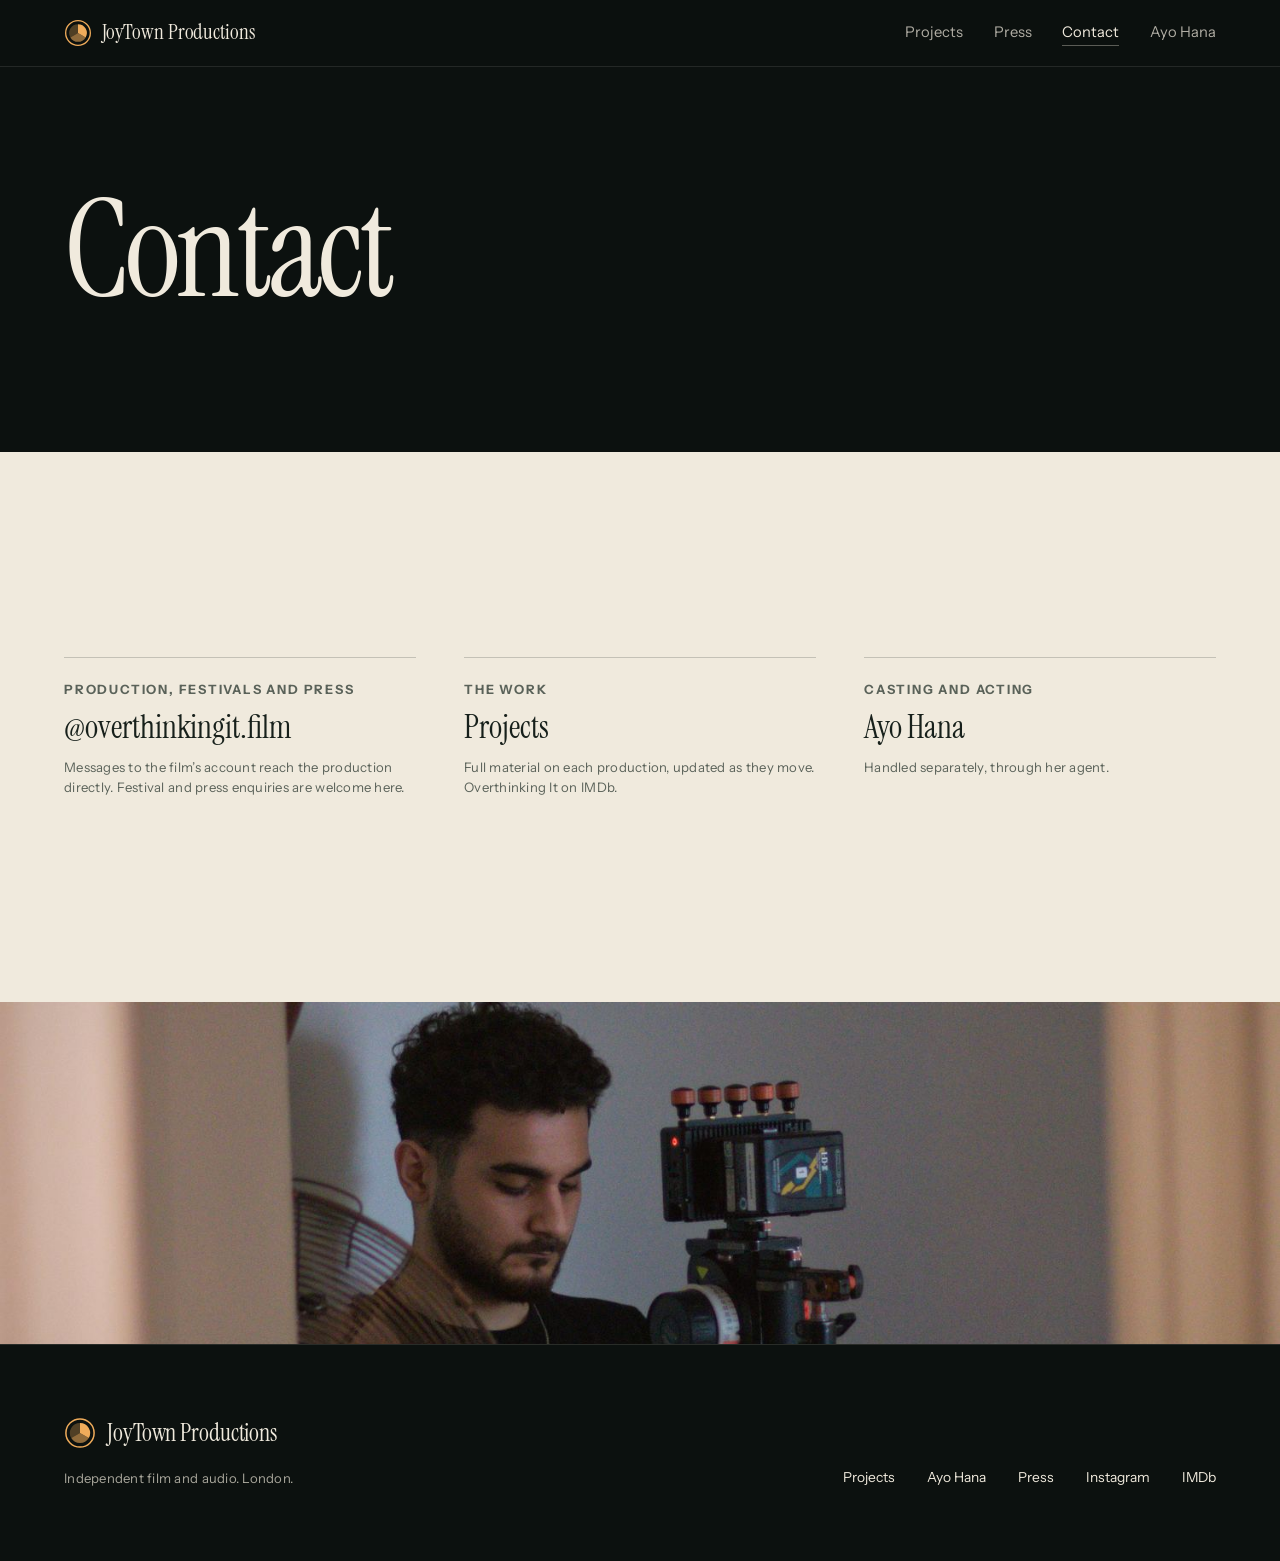
<file: contact.html>
<!doctype html>
<html lang="en-GB">
<head>
<meta charset="utf-8">
<meta name="viewport" content="width=device-width, initial-scale=1">
<title>Contact &mdash; JoyTown Productions</title>
<meta name="description" content="Contact JoyTown Productions about its projects, press and festivals.">
<meta name="theme-color" content="#0C110F">
<meta property="og:type" content="website">
<meta property="og:url" content="https://joytownproductions.com/contact.html">
<meta property="og:site_name" content="JoyTown Productions">
<meta property="og:title" content="Contact - JoyTown Productions">
<meta property="og:description" content="Contact JoyTown Productions about its projects, press and festivals.">
<meta property="og:image" content="https://joytownproductions.com/img/crew-window.jpg">
<meta name="twitter:card" content="summary_large_image">
<meta name="twitter:title" content="Contact - JoyTown Productions">
<meta name="twitter:description" content="Contact JoyTown Productions about its projects, press and festivals.">
<meta name="twitter:image" content="https://joytownproductions.com/img/crew-window.jpg">
<link rel="canonical" href="https://joytownproductions.com/contact.html">
<link rel="preconnect" href="https://fonts.googleapis.com">
<link rel="preconnect" href="https://fonts.gstatic.com" crossorigin>
<link rel="stylesheet" href="https://fonts.googleapis.com/css2?family=IBM+Plex+Mono:wght@400;500&family=Instrument+Sans:wght@400;500&family=Instrument+Serif:ital@0;1&family=Newsreader:ital,opsz,wght@0,6..72,400;0,6..72,500;1,6..72,400&display=swap">
<link rel="stylesheet" href="styles.css">
<script type="application/ld+json">
{
  "@context": "https://schema.org",
  "@graph": [
    {
      "@type": "Organization",
      "@id": "https://joytownproductions.com/#organization",
      "name": "JoyTown Productions",
      "url": "https://joytownproductions.com/",
      "description": "Character-driven comedy and drama, produced end to end.",
      "address": {
        "@type": "PostalAddress",
        "addressLocality": "London",
        "addressCountry": "GB"
      },
      "founder": {
        "@id": "https://joytownproductions.com/ayo-hana.html#person"
      },
      "logo": "https://joytownproductions.com/img/company.jpg"
    }
  ]
}
</script>
</head>
<body>
<a class="skip" href="#main">Skip to content</a>
<nav class="nav is-stuck" aria-label="Primary" data-overhero="0"><div class="wrap wrap--wide"><div class="nav__in">
<a class="mark" href="index.html"><svg class="mark__glyph" viewBox="0 0 32 32" width="28" height="28" aria-hidden="true" focusable="false"><circle cx="16" cy="16" r="14.1" fill="none" stroke="currentColor" stroke-width="1.5"/><path d="M16 5.9A10.1 10.1 0 0 1 24.75 21.05L16 16Z" fill="currentColor"/><path d="M24.75 21.05A10.1 10.1 0 0 1 7.25 21.05L16 16Z" fill="currentColor" opacity=".58"/><path d="M7.25 21.05A10.1 10.1 0 0 1 16 5.9L16 16Z" fill="currentColor" opacity=".3"/></svg>JoyTown Productions</a>
<ul class="nav__links"><li><a class="nav__link" href="projects.html">Projects</a></li><li><a class="nav__link" href="press.html">Press</a></li><li><a class="nav__link" href="contact.html" aria-current="page">Contact</a></li><li><a class="nav__link" href="ayo-hana.html">Ayo Hana</a></li></ul>
<button class="burger" type="button" aria-expanded="false" aria-controls="menu">Menu<span class="burger__bars" aria-hidden="true"></span></button>
</div></div></nav>
<div class="menu" id="menu" hidden><div class="wrap"><ul><li><a href="index.html">JoyTown Productions</a></li><li><a href="projects.html">Projects</a></li><li><a href="press.html">Press</a></li><li><a href="contact.html">Contact</a></li><li><a href="ayo-hana.html">Ayo Hana</a></li></ul></div></div>
<main id="main">

<header class="panel" style="padding-top:calc(var(--nav-h) + clamp(3rem,8vw,7rem))" id="top">
  <div class="wrap wrap--wide statement">
    <div class="statement__lead rv"><h1 class="display d1">Contact</h1></div>
  </div>
</header>

<section class="panel panel--tall paper">
  <div class="wrap wrap--wide routes">
    <div class="route rv">
      <h2 class="eyebrow" style="margin:0">Production, festivals and press</h2>
      <p class="route__val"><a class="link" href="https://www.instagram.com/overthinkingit.film" rel="noopener">@overthinkingit.film</a></p><p class="cap">Messages to the film&rsquo;s account reach the production directly. Festival and press enquiries are welcome here.</p>
    </div>
    <div class="route rv" data-d="1">
      <h2 class="eyebrow" style="margin:0">The work</h2>
      <p class="route__val"><a class="link" href="projects.html">Projects</a></p>
      <p class="cap">Full material on each production, updated as they move. <a class="link" href="https://www.imdb.com/title/tt33356446/" rel="noopener">Overthinking It on IMDb</a>.</p>
    </div>
    <div class="route rv" data-d="2">
      <h2 class="eyebrow" style="margin:0">Casting and acting</h2>
      <p class="route__val"><a class="link" href="ayo-hana.html">Ayo Hana</a></p>
      <p class="cap">Handled separately, through her agent.</p>
    </div>
  </div>
</section>

<div class="band band--strip rv rv-img"><img src="img/crew-window.jpg" alt="A crew member checking the camera beside a bright curtained window on set" width="1500" height="844" loading="lazy" decoding="async" style="--pos:44% 46%"></div>

</main>
<footer class="foot"><div class="wrap wrap--wide"><div class="foot__in">
<div><p class="foot__mark"><span class="mark mark--foot"><svg class="mark__glyph" viewBox="0 0 32 32" width="28" height="28" aria-hidden="true" focusable="false"><circle cx="16" cy="16" r="14.1" fill="none" stroke="currentColor" stroke-width="1.5"/><path d="M16 5.9A10.1 10.1 0 0 1 24.75 21.05L16 16Z" fill="currentColor"/><path d="M24.75 21.05A10.1 10.1 0 0 1 7.25 21.05L16 16Z" fill="currentColor" opacity=".58"/><path d="M7.25 21.05A10.1 10.1 0 0 1 16 5.9L16 16Z" fill="currentColor" opacity=".3"/></svg>JoyTown Productions</span></p>
<p class="cap">Independent film and audio. London.</p></div>
<ul class="foot__links"><li><a class="link" href="projects.html">Projects</a></li><li><a class="link" href="ayo-hana.html">Ayo Hana</a></li><li><a class="link" href="press.html">Press</a></li><li><a class="link" href="https://www.instagram.com/overthinkingit.film" rel="noopener">Instagram</a></li><li><a class="link" href="https://www.imdb.com/title/tt33356446/" rel="noopener">IMDb</a></li></ul></div></div></footer>
<script>
(function(){
  var reduce = window.matchMedia && window.matchMedia('(prefers-reduced-motion: reduce)').matches;

  /* nav: recedes over a hero, condenses once the work starts scrolling past */
  var nav = document.querySelector('.nav');
  if (nav){
    var overHero = nav.getAttribute('data-overhero') === '1';
    var onScroll = function(){
      if (!overHero) return;
      if (window.scrollY > 40) nav.classList.add('is-stuck');
      else nav.classList.remove('is-stuck');
    };
    onScroll();
    window.addEventListener('scroll', onScroll, {passive:true});
  }

  /* mobile menu */
  var burger = document.querySelector('.burger'), menu = document.getElementById('menu');
  if (burger && menu){
    menu.hidden = false;
    var setOpen = function(open){
      menu.classList.toggle('is-open', open);
      burger.setAttribute('aria-expanded', open ? 'true' : 'false');
      document.documentElement.style.overflow = open ? 'hidden' : '';
      if (open){ var f = menu.querySelector('a'); if (f) f.focus(); }
    };
    burger.addEventListener('click', function(){
      setOpen(!menu.classList.contains('is-open'));
    });
    document.addEventListener('keydown', function(e){
      if (e.key === 'Escape' && menu.classList.contains('is-open')){ setOpen(false); burger.focus(); }
    });
  }

  /* reveals */
  var items = document.querySelectorAll('.rv');
  if (reduce || !('IntersectionObserver' in window)){
    for (var i=0;i<items.length;i++) items[i].classList.add('is-in');
  } else {
    var io = new IntersectionObserver(function(entries){
      entries.forEach(function(e){
        if (e.isIntersecting){
          var el = e.target, d = parseInt(el.getAttribute('data-d')||0,10);
          setTimeout(function(){ el.classList.add('is-in'); }, d*110);
          io.unobserve(el);
        }
      });
    }, {rootMargin:'0px 0px -6% 0px', threshold:0.05});
    for (var j=0;j<items.length;j++) io.observe(items[j]);
  }

  /* copy-to-clipboard for the press kit */
  document.addEventListener('click', function(ev){
    var btn = ev.target.closest ? ev.target.closest('.copy') : null;
    if (!btn) return;
    var src = document.getElementById(btn.getAttribute('data-copy'));
    if (!src) return;
    var text = src.innerText.trim();
    var done = function(){
      var old = btn.getAttribute('data-label') || btn.textContent;
      btn.setAttribute('data-label', old);
      btn.textContent = 'Copied';
      btn.classList.add('is-done');
      setTimeout(function(){ btn.textContent = old; btn.classList.remove('is-done'); }, 1800);
    };
    if (navigator.clipboard && navigator.clipboard.writeText){
      navigator.clipboard.writeText(text).then(done, function(){});
    } else {
      var ta = document.createElement('textarea');
      ta.value = text; document.body.appendChild(ta); ta.select();
      try { document.execCommand('copy'); done(); } catch(e){}
      document.body.removeChild(ta);
    }
  });
})();

(function(){
  if (window.matchMedia && window.matchMedia('(prefers-reduced-motion: reduce)').matches) return;
  var pages = ["index.html", "projects.html", "overthinking-it.html", "the-budget-generation.html", "press.html", "contact.html", "ayo-hana.html"];
  document.addEventListener('click', function(e){
    var a = e.target.closest ? e.target.closest('a') : null;
    if (!a || e.metaKey || e.ctrlKey || e.shiftKey || a.target) return;
    var href = a.getAttribute('href') || '';
    if (pages.indexOf(href) === -1) return;
    e.preventDefault();
    document.body.classList.add('is-leaving');
    setTimeout(function(){ window.location.href = href; }, 170);
  });
})();
</script>
</body>
</html>
</file>
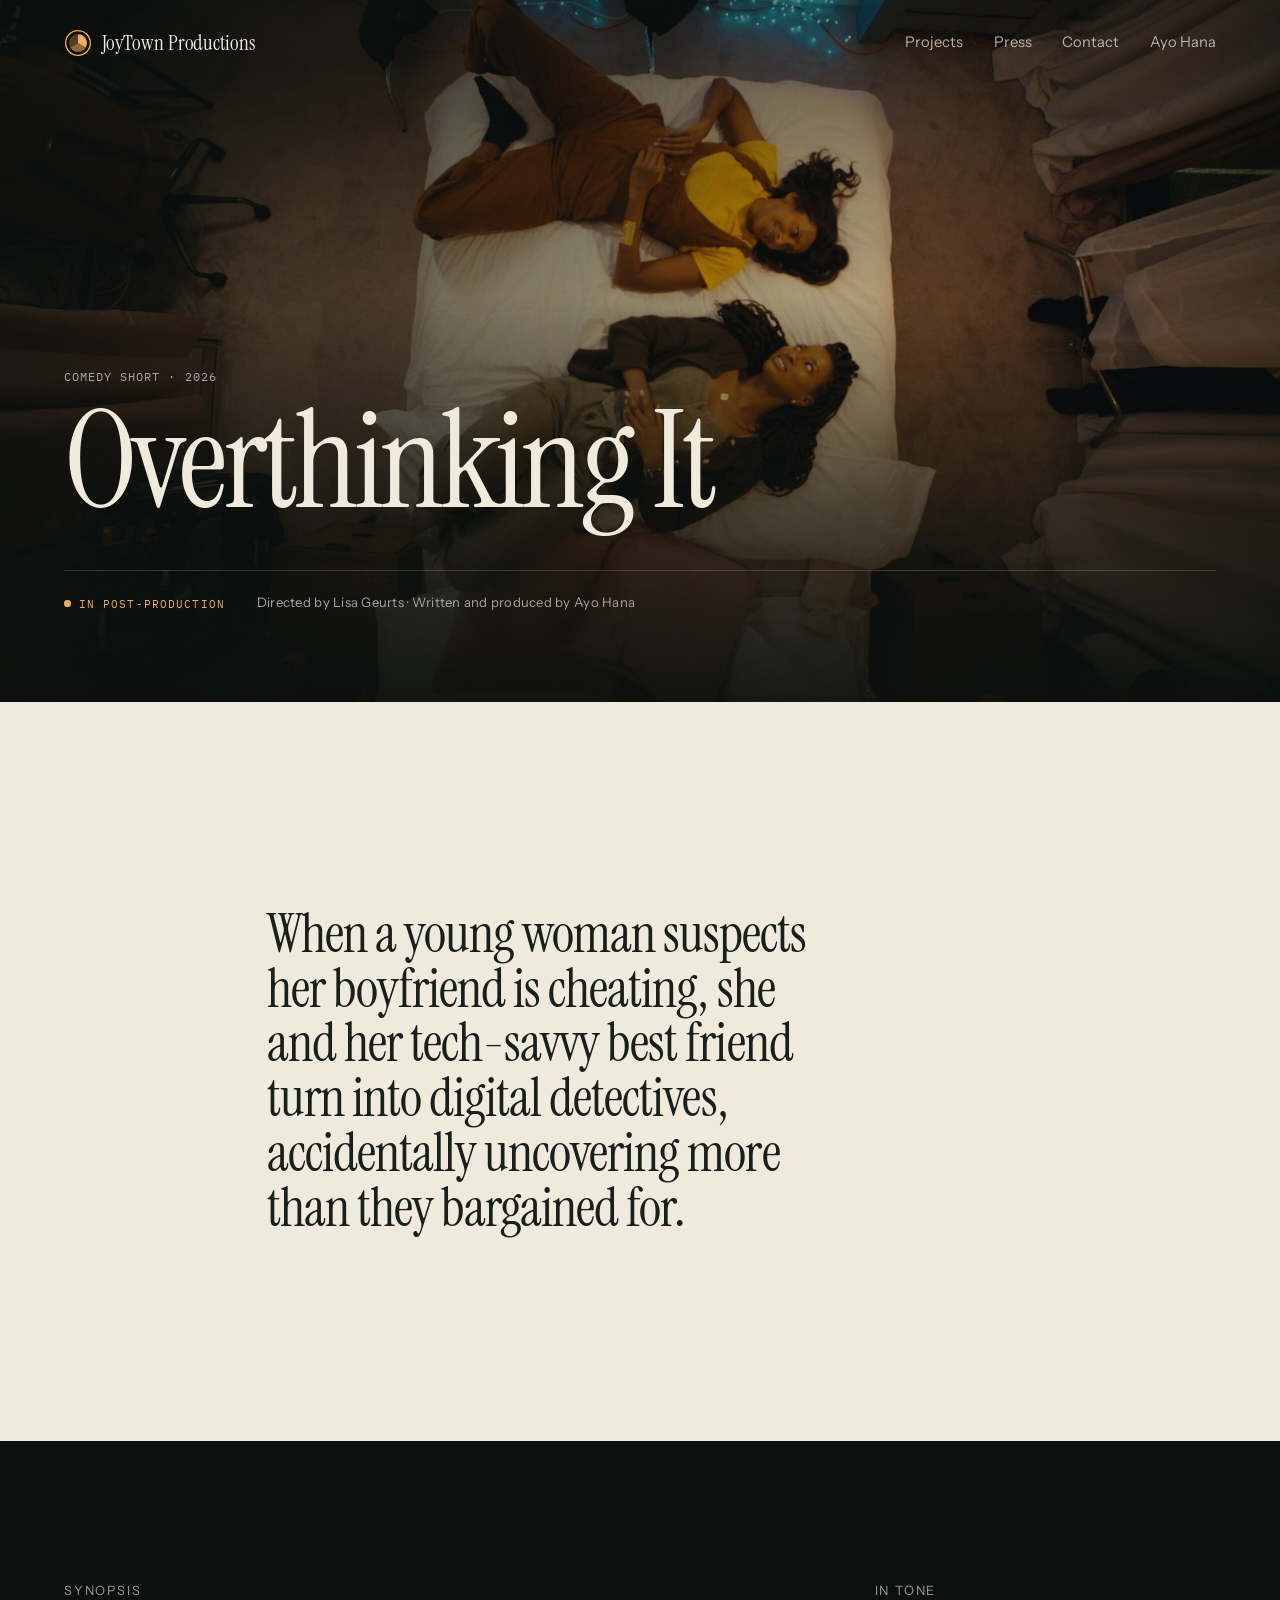
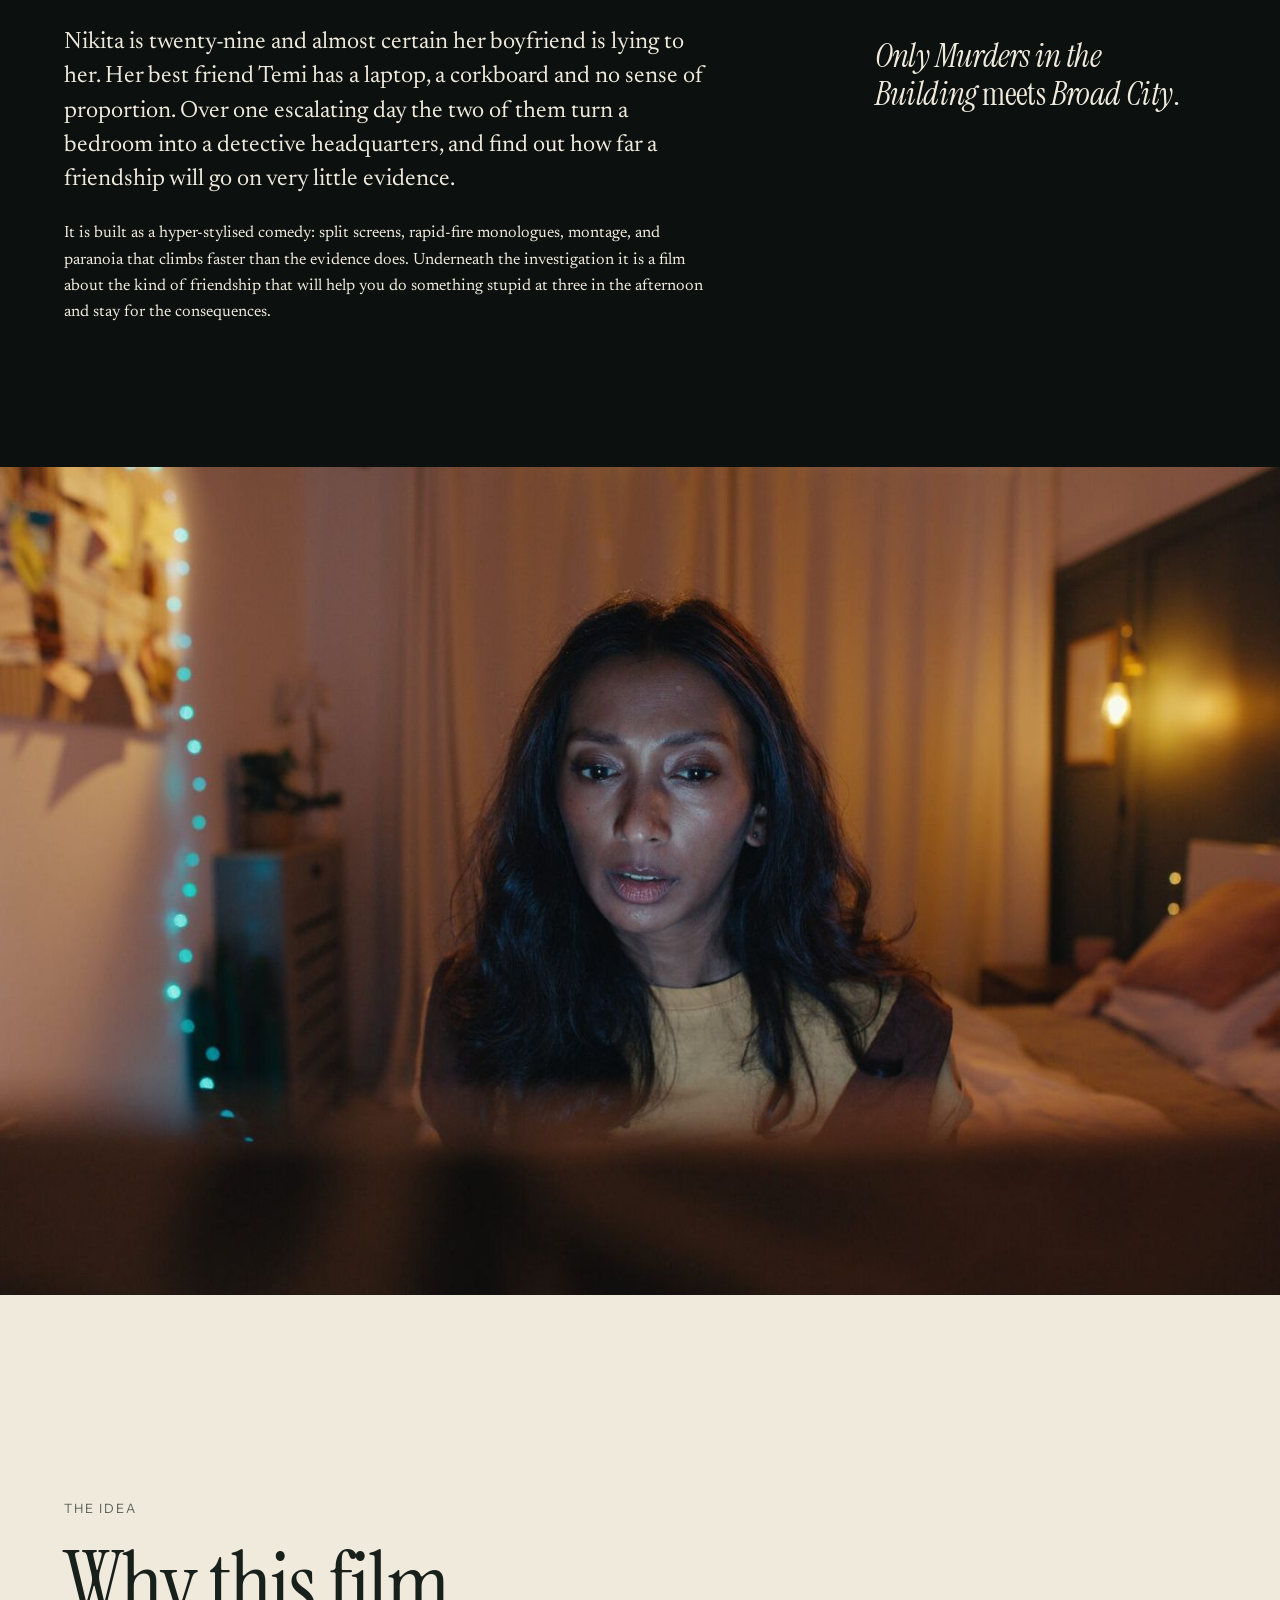
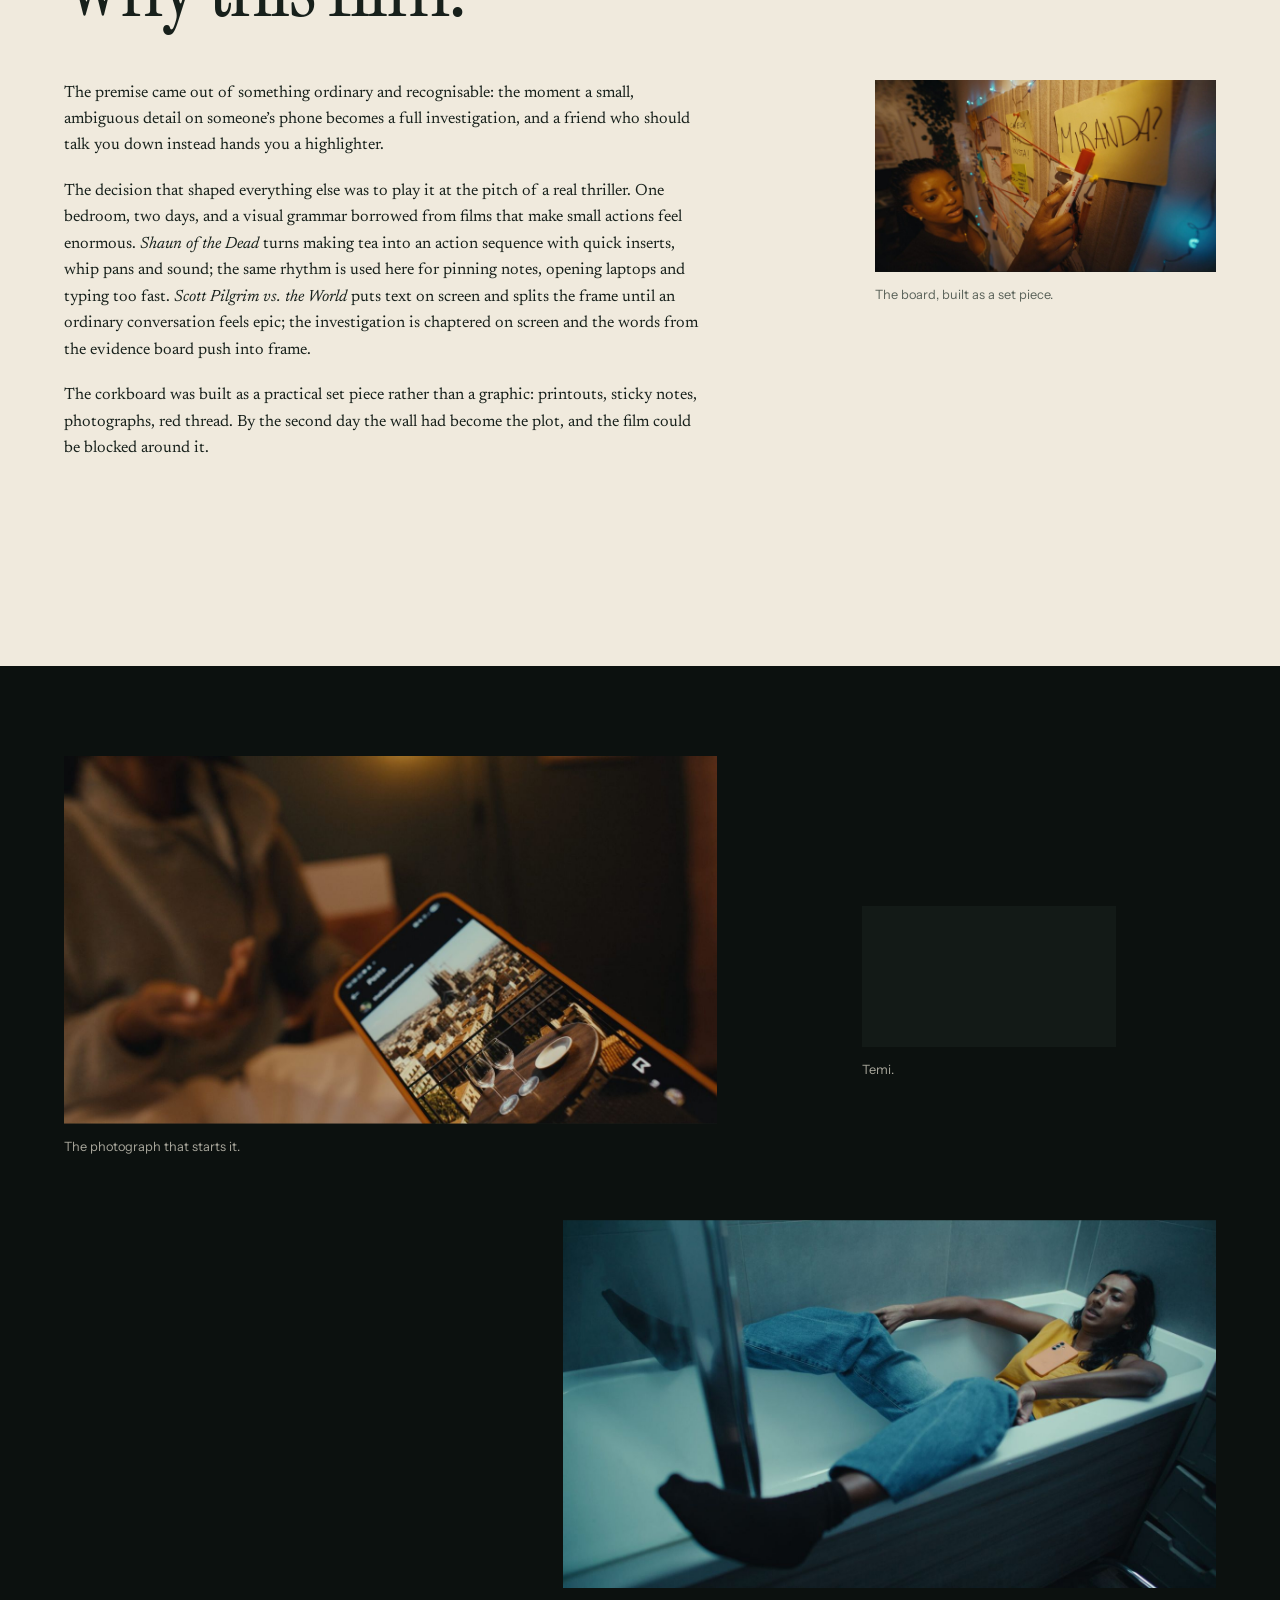
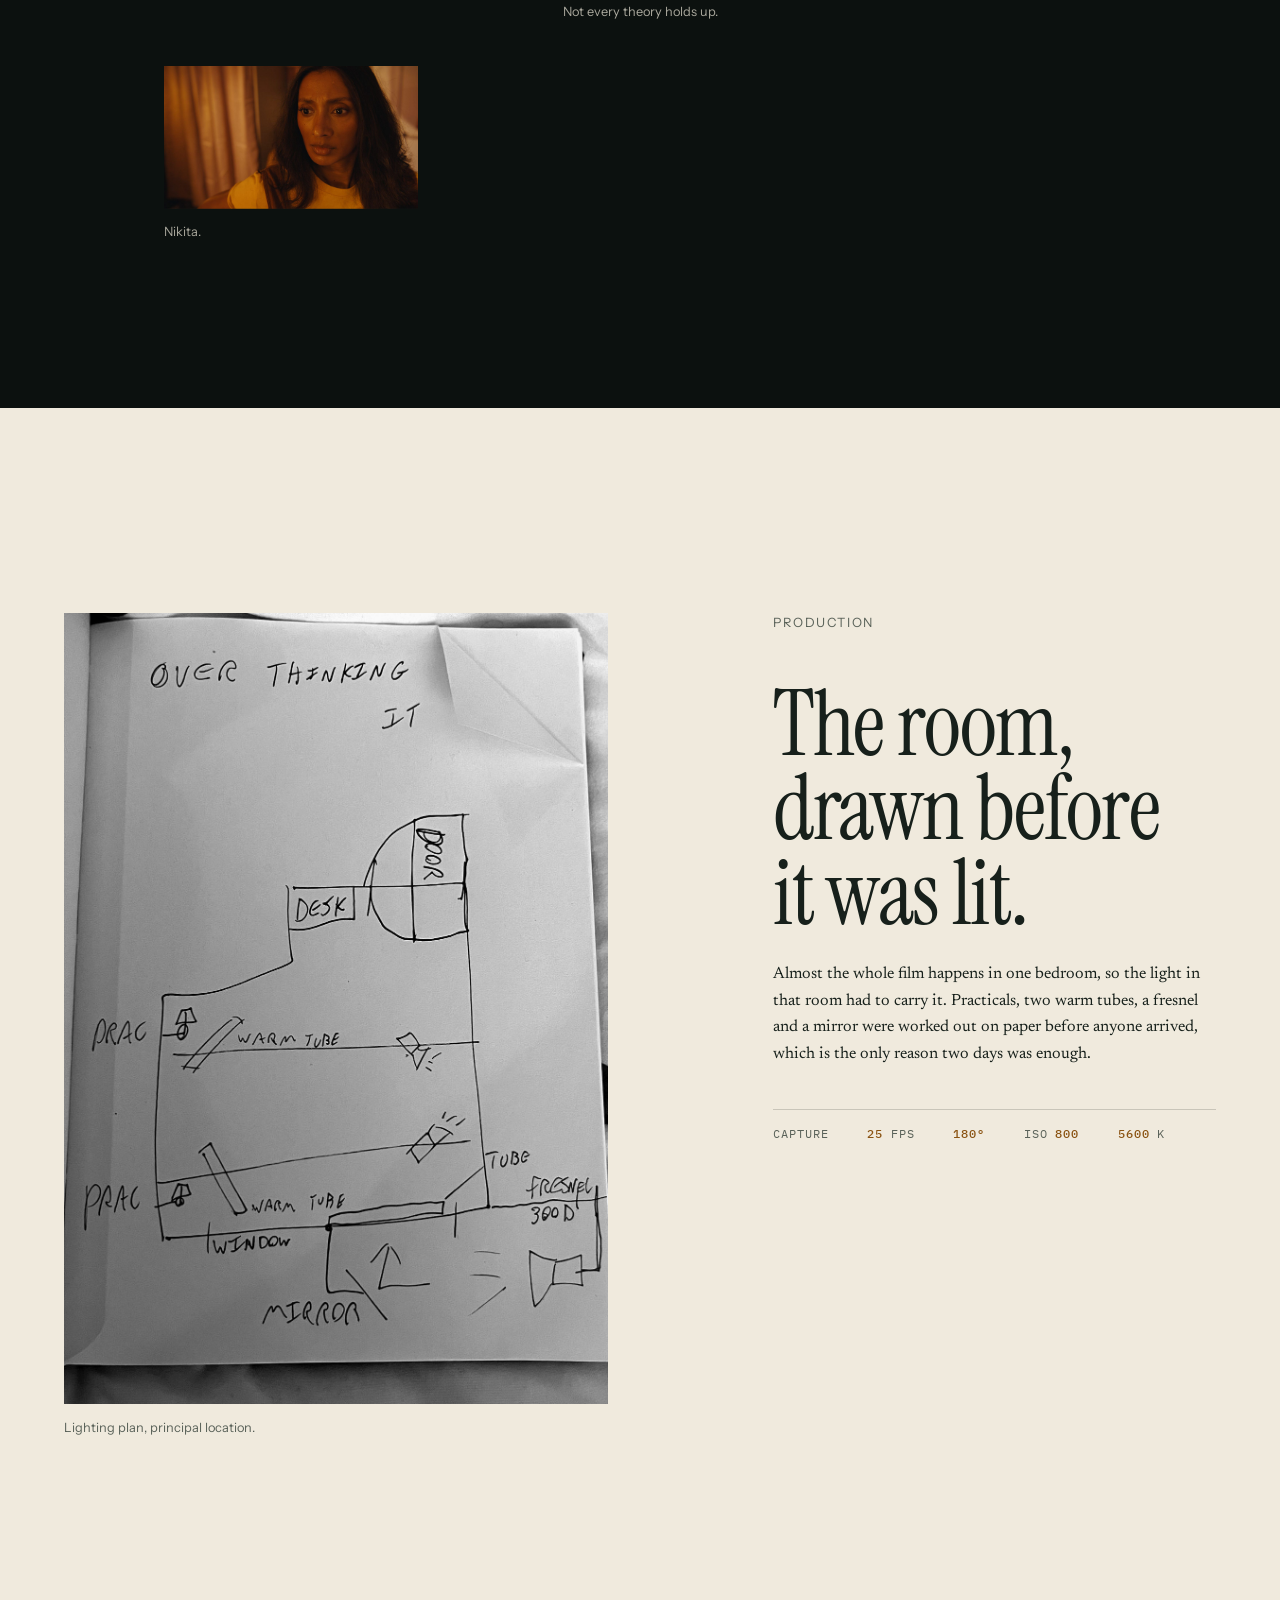
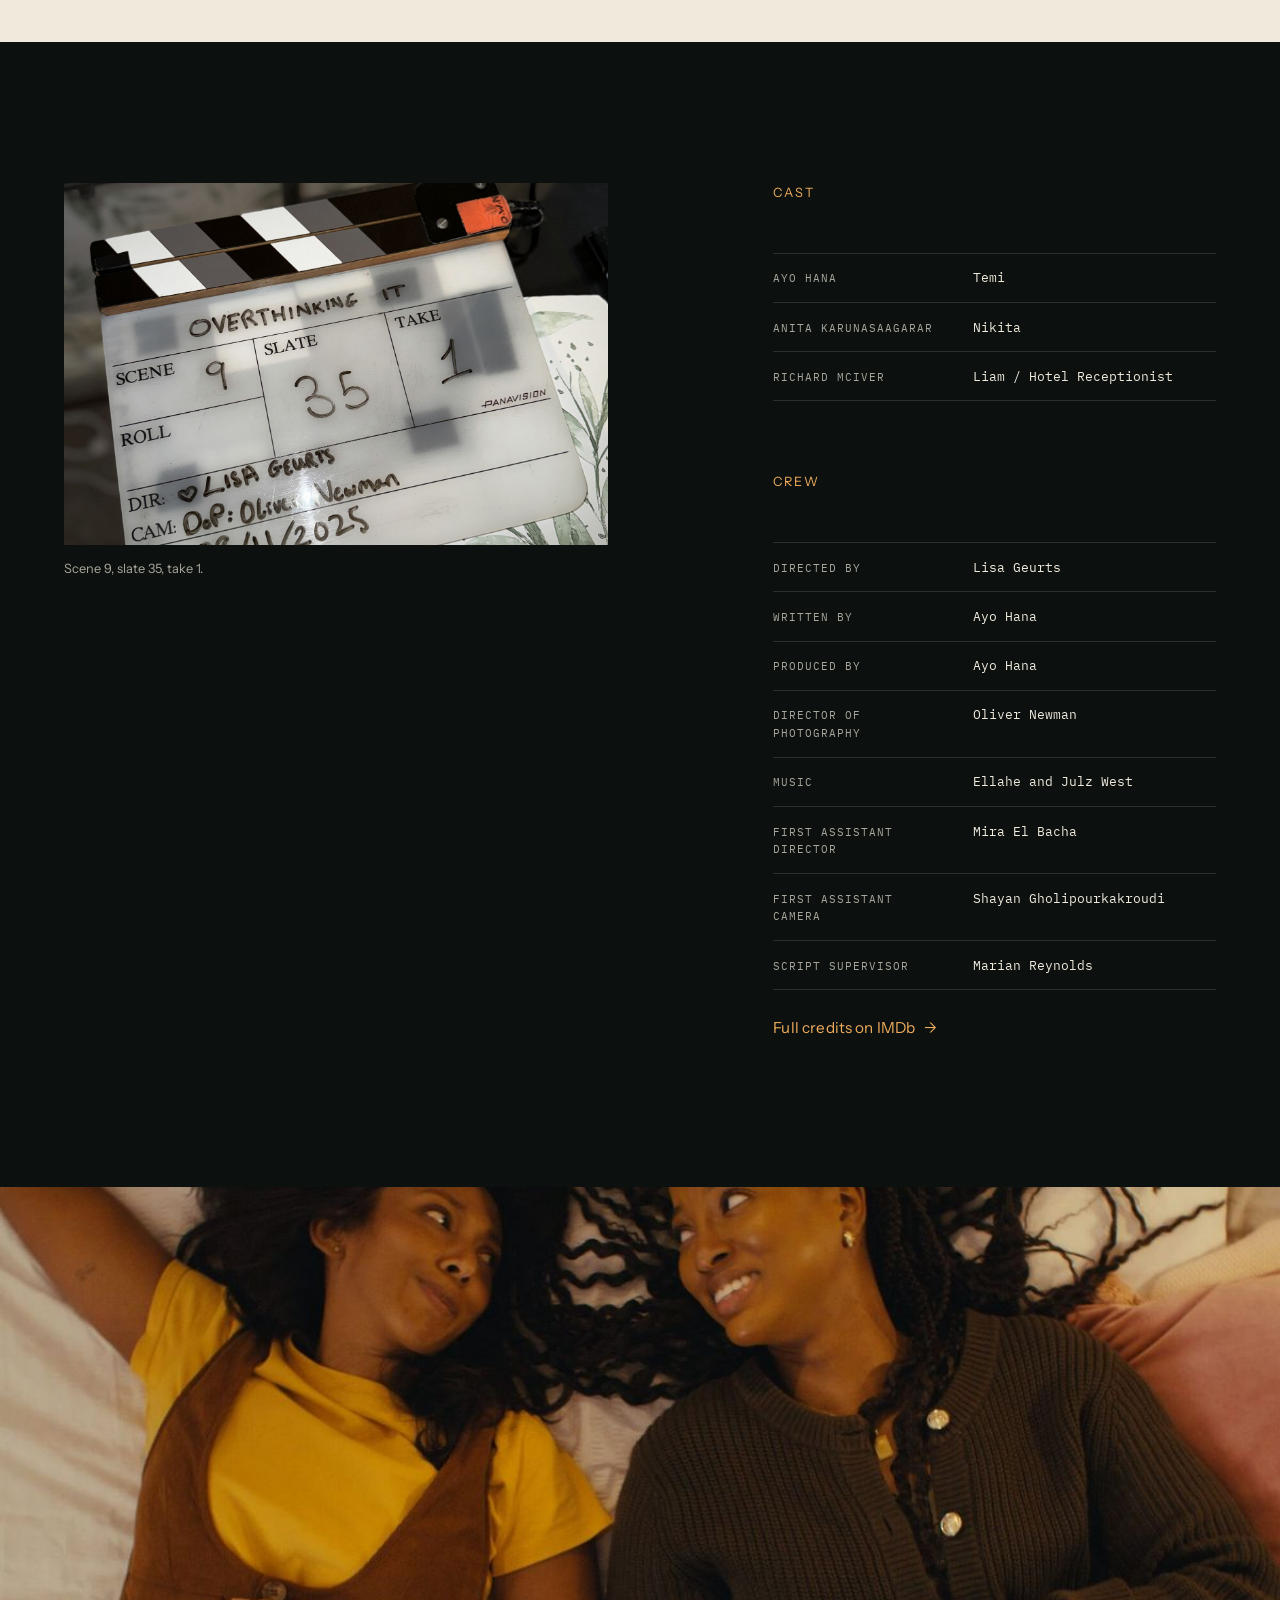
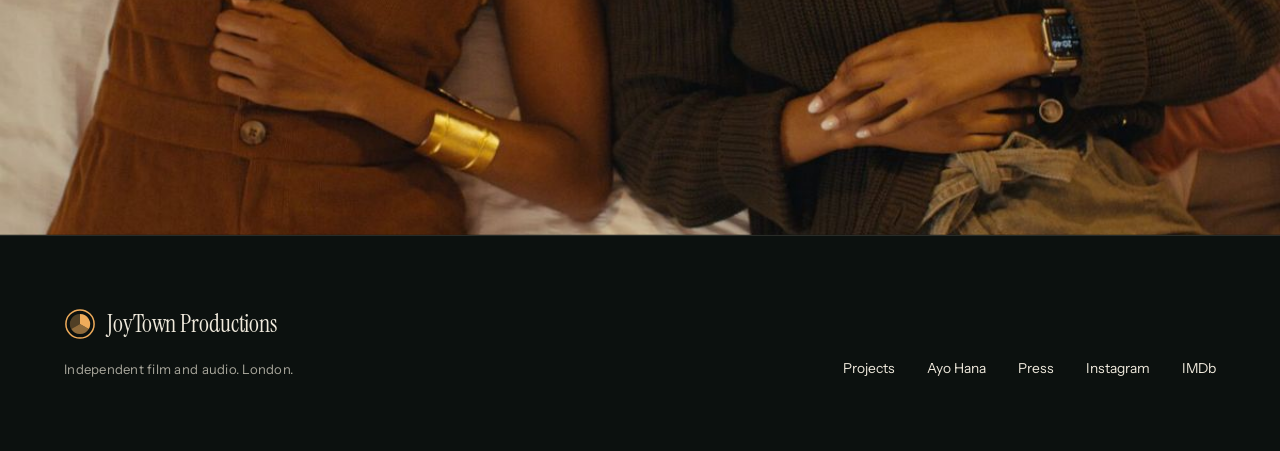
<file: overthinking-it.html>
<!doctype html>
<html lang="en-GB">
<head>
<meta charset="utf-8">
<meta name="viewport" content="width=device-width, initial-scale=1">
<title>Overthinking It &mdash; JoyTown Productions</title>
<meta name="description" content="Overthinking It is a comedy short directed by Lisa Geurts, written and produced by Ayo Hana for JoyTown Productions. In post-production for a 2027 festival run.">
<meta name="theme-color" content="#0C110F">
<meta property="og:type" content="website">
<meta property="og:url" content="https://joytownproductions.com/overthinking-it.html">
<meta property="og:site_name" content="JoyTown Productions">
<meta property="og:title" content="Overthinking It - JoyTown Productions">
<meta property="og:description" content="Overthinking It is a comedy short directed by Lisa Geurts, written and produced by Ayo Hana for JoyTown Productions. In post-production for a 2027 festival run.">
<meta property="og:image" content="https://joytownproductions.com/img/st-wide.jpg">
<meta name="twitter:card" content="summary_large_image">
<meta name="twitter:title" content="Overthinking It - JoyTown Productions">
<meta name="twitter:description" content="Overthinking It is a comedy short directed by Lisa Geurts, written and produced by Ayo Hana for JoyTown Productions. In post-production for a 2027 festival run.">
<meta name="twitter:image" content="https://joytownproductions.com/img/st-wide.jpg">
<link rel="canonical" href="https://joytownproductions.com/overthinking-it.html">
<link rel="preconnect" href="https://fonts.googleapis.com">
<link rel="preconnect" href="https://fonts.gstatic.com" crossorigin>
<link rel="stylesheet" href="https://fonts.googleapis.com/css2?family=IBM+Plex+Mono:wght@400;500&family=Instrument+Sans:wght@400;500&family=Instrument+Serif:ital@0;1&family=Newsreader:ital,opsz,wght@0,6..72,400;0,6..72,500;1,6..72,400&display=swap">
<link rel="stylesheet" href="styles.css">
<script type="application/ld+json">
{
  "@context": "https://schema.org",
  "@graph": [
    {
      "@type": "Movie",
      "@id": "https://joytownproductions.com/overthinking-it.html#movie",
      "name": "Overthinking It",
      "url": "https://joytownproductions.com/overthinking-it.html",
      "description": "Overthinking It is a comedy short directed by Lisa Geurts, written and produced by Ayo Hana for JoyTown Productions.",
      "genre": "Comedy",
      "image": "https://joytownproductions.com/img/st-wide.jpg",
      "inLanguage": "en-GB",
      "director": {
        "@type": "Person",
        "name": "Lisa Geurts"
      },
      "producer": {
        "@id": "https://joytownproductions.com/ayo-hana.html#person"
      },
      "productionCompany": {
        "@id": "https://joytownproductions.com/#organization"
      },
      "sameAs": [
        "https://www.imdb.com/title/tt33356446/",
        "https://www.instagram.com/overthinkingit.film"
      ]
    },
    {
      "@type": "Organization",
      "@id": "https://joytownproductions.com/#organization",
      "name": "JoyTown Productions",
      "url": "https://joytownproductions.com/",
      "description": "Character-driven comedy and drama, produced end to end.",
      "address": {
        "@type": "PostalAddress",
        "addressLocality": "London",
        "addressCountry": "GB"
      },
      "founder": {
        "@id": "https://joytownproductions.com/ayo-hana.html#person"
      },
      "logo": "https://joytownproductions.com/img/company.jpg"
    }
  ]
}
</script>
</head>
<body>
<a class="skip" href="#main">Skip to content</a>
<nav class="nav" aria-label="Primary" data-overhero="1"><div class="wrap wrap--wide"><div class="nav__in">
<a class="mark" href="index.html"><svg class="mark__glyph" viewBox="0 0 32 32" width="28" height="28" aria-hidden="true" focusable="false"><circle cx="16" cy="16" r="14.1" fill="none" stroke="currentColor" stroke-width="1.5"/><path d="M16 5.9A10.1 10.1 0 0 1 24.75 21.05L16 16Z" fill="currentColor"/><path d="M24.75 21.05A10.1 10.1 0 0 1 7.25 21.05L16 16Z" fill="currentColor" opacity=".58"/><path d="M7.25 21.05A10.1 10.1 0 0 1 16 5.9L16 16Z" fill="currentColor" opacity=".3"/></svg>JoyTown Productions</a>
<ul class="nav__links"><li><a class="nav__link" href="projects.html">Projects</a></li><li><a class="nav__link" href="press.html">Press</a></li><li><a class="nav__link" href="contact.html">Contact</a></li><li><a class="nav__link" href="ayo-hana.html">Ayo Hana</a></li></ul>
<button class="burger" type="button" aria-expanded="false" aria-controls="menu">Menu<span class="burger__bars" aria-hidden="true"></span></button>
</div></div></nav>
<div class="menu" id="menu" hidden><div class="wrap"><ul><li><a href="index.html">JoyTown Productions</a></li><li><a href="projects.html">Projects</a></li><li><a href="press.html">Press</a></li><li><a href="contact.html">Contact</a></li><li><a href="ayo-hana.html">Ayo Hana</a></li></ul></div></div>
<main id="main">

<header class="hero hero--mid" id="top">
  <div class="hero__media">
    <picture>
      <source media="(max-width:700px)" srcset="img/st-wide-m.jpg" width="880" height="1100">
      <img src="img/st-wide.jpg" alt="An overhead frame of the bedroom set, the two leads lying across the bed" width="1800" height="1012" fetchpriority="high" decoding="async" style="--pos:50% 44%">
    </picture>
  </div>
  <div class="wrap wrap--wide hero__in">
    <p class="project__meta">Comedy short &middot; 2026</p>
    <h1 class="display d1" style="margin-top:.6rem">Overthinking&nbsp;It</h1>
    <div class="hero__foot">
      <p class="status">In post-production</p>
      <p class="cap">Directed by Lisa Geurts &middot; Written and produced by Ayo Hana</p>
    </div>
  </div>
</header>

<section class="panel panel--tall paper">
  <div class="wrap wrap--wide statement statement--offset">
    <div class="statement__lead rv">
      <p class="display d3" style="max-width:23ch">When a young woman suspects her boyfriend is cheating, she and her tech-savvy best friend turn into digital detectives, accidentally uncovering more than they bargained for.</p>
    </div>
  </div>
</section>

<section class="panel">
  <div class="wrap wrap--wide split split--lead split--top">
    <div class="split__a rv">
      <p class="eyebrow">Synopsis</p>
      <p class="lede">Nikita is twenty-nine and almost certain her boyfriend is lying to her. Her best friend Temi has a laptop, a corkboard and no sense of proportion. Over one escalating day the two of them turn a bedroom into a detective headquarters, and find out how far a friendship will go on very little evidence.</p>
      <p style="margin-top:1.4rem">It is built as a hyper-stylised comedy: split screens, rapid-fire monologues, montage, and paranoia that climbs faster than the evidence does. Underneath the investigation it is a film about the kind of friendship that will help you do something stupid at three in the afternoon and stay for the consequences.</p>
    </div>
    <div class="split__b rv stack stack--s" data-d="1">
      <p class="eyebrow">In tone</p>
      <p class="display d4"><span class="italic">Only Murders in the Building</span> meets <span class="italic">Broad City</span>.</p>
    </div>
  </div>
</section>

<div class="band band--tall rv rv-img"><img src="img/st-night.jpg" alt="A woman sits up in bed at night, lit by a laptop screen, fairy lights behind her" width="1600" height="900" loading="lazy" decoding="async" style="--pos:50% 46%"></div>

<section class="panel panel--tall paper" aria-labelledby="why">
  <div class="wrap wrap--wide stack stack--l">
    <div class="rv">
      <p class="eyebrow">The idea</p>
      <h2 class="display d2" id="why">Why this film.</h2>
    </div>
    <div class="split split--lead split--top">
      <div class="split__a rv" data-d="1">
        <div class="measure--wide">
          <p>The premise came out of something ordinary and recognisable: the moment a small, ambiguous detail on someone&rsquo;s phone becomes a full investigation, and a friend who should talk you down instead hands you a highlighter.</p>
          <p style="margin-top:1.2rem">The decision that shaped everything else was to play it at the pitch of a real thriller. One bedroom, two days, and a visual grammar borrowed from films that make small actions feel enormous. <em class="italic">Shaun of the Dead</em> turns making tea into an action sequence with quick inserts, whip pans and sound; the same rhythm is used here for pinning notes, opening laptops and typing too fast. <em class="italic">Scott Pilgrim vs. the World</em> puts text on screen and splits the frame until an ordinary conversation feels epic; the investigation is chaptered on screen and the words from the evidence board push into frame.</p>
          <p style="margin-top:1.2rem">The corkboard was built as a practical set piece rather than a graphic: printouts, sticky notes, photographs, red thread. By the second day the wall had become the plot, and the film could be blocked around it.</p>
        </div>
      </div>
      <div class="split__b rv rv-img" data-d="2">
        <figure class="fig"><div class="fig__frame"><img src="img/st-board.jpg" alt="A woman pins a note reading Miranda to a corkboard strung with red thread" width="1500" height="844" loading="lazy" decoding="async"></div><figcaption>The board, built as a set piece.</figcaption></figure>
      </div>
    </div>
  </div>
</section>

<section class="panel panel--tight" aria-label="Frames from the film">
  <div class="wrap wrap--wide duo">
    <div class="duo__big rv rv-img"><figure class="fig"><div class="fig__frame"><img src="img/st-phone.jpg" alt="A hand holds a phone showing a photograph, thumb hovering over the screen" width="1400" height="788" loading="lazy" decoding="async"></div><figcaption>The photograph that starts it.</figcaption></figure></div>
    <div class="duo__small rv rv-img" data-d="1"><figure class="fig"><div class="fig__frame"><img src="img/st-temi.jpg" alt="A close frame of Temi lit by a laptop screen" width="1400" height="774" loading="lazy" decoding="async"></div><figcaption>Temi.</figcaption></figure></div>
  </div>
  <div class="wrap wrap--wide duo duo--flip" style="margin-top:clamp(2rem,5vw,4rem)">
    <div class="duo__big rv rv-img"><figure class="fig"><div class="fig__frame"><img src="img/st-bath.jpg" alt="A woman lies fully clothed in an empty bath, phone in hand, lit cool blue" width="1400" height="788" loading="lazy" decoding="async"></div><figcaption>Not every theory holds up.</figcaption></figure></div>
    <div class="duo__small rv rv-img" data-d="1"><figure class="fig"><div class="fig__frame"><img src="img/st-nikita.jpg" alt="A close frame of Nikita looking off camera, lit warm" width="1400" height="788" loading="lazy" decoding="async"></div><figcaption>Nikita.</figcaption></figure></div>
  </div>
</section>

<section class="panel panel--tall paper">
  <div class="wrap wrap--wide split split--top">
    <div class="split__a rv rv-img">
      <figure class="fig"><div class="fig__frame"><img src="img/plan.jpg" alt="A hand-drawn plan of the bedroom marking two practicals, two warm tubes, a window, a mirror and a fresnel" width="1150" height="1673" loading="lazy" decoding="async"></div><figcaption>Lighting plan, principal location.</figcaption></figure>
    </div>
    <div class="split__b rv stack" data-d="1">
      <p class="eyebrow">Production</p>
      <h2 class="display d2">The room, drawn before it was lit.</h2>
      <div class="measure">
        <p>Almost the whole film happens in one bedroom, so the light in that room had to carry it. Practicals, two warm tubes, a fresnel and a mirror were worked out on paper before anyone arrived, which is the only reason two days was enough.</p>
      </div>
      <div class="slatebar" style="margin-top:1rem">
        <span>Capture</span><span><b>25</b> fps</span><span><b>180&deg;</b></span><span>ISO <b>800</b></span><span><b>5600</b> K</span>
      </div>
    </div>
  </div>
</section>

<section class="panel">
  <div class="wrap wrap--wide split split--top">
    <div class="split__a rv rv-img">
      <figure class="fig"><div class="fig__frame"><picture><source media="(max-width:700px)" srcset="img/slate-m.jpg" width="820" height="781"><img src="img/slate.jpg" alt="A clapperboard reading Overthinking It, scene nine, slate thirty-five, take one" width="1600" height="1067" loading="lazy" decoding="async"></picture></div><figcaption>Scene 9, slate 35, take 1.</figcaption></figure>
    </div>
    <div class="split__b rv stack" data-d="1">
      <p class="eyebrow eyebrow--bulb">Cast</p>
      <dl class="specs"><div class="specs__row"><dt>Ayo Hana</dt><dd>Temi</dd></div><div class="specs__row"><dt>Anita Karunasaagarar</dt><dd>Nikita</dd></div><div class="specs__row"><dt>Richard McIver</dt><dd>Liam / Hotel Receptionist</dd></div></dl>
      <p class="eyebrow eyebrow--bulb" style="margin-top:clamp(1.8rem,4vw,2.8rem)">Crew</p>
      <dl class="specs"><div class="specs__row"><dt>Directed by</dt><dd>Lisa Geurts</dd></div><div class="specs__row"><dt>Written by</dt><dd>Ayo Hana</dd></div><div class="specs__row"><dt>Produced by</dt><dd>Ayo Hana</dd></div><div class="specs__row"><dt>Director of photography</dt><dd>Oliver Newman</dd></div><div class="specs__row"><dt>Music</dt><dd>Ellahe and Julz West</dd></div><div class="specs__row"><dt>First assistant director</dt><dd>Mira El Bacha</dd></div><div class="specs__row"><dt>First assistant camera</dt><dd>Shayan Gholipourkakroudi</dd></div><div class="specs__row"><dt>Script supervisor</dt><dd>Marian Reynolds</dd></div></dl>
      <p><a class="arrow" href="https://www.imdb.com/title/tt33356446/" rel="noopener">Full credits on IMDb <span aria-hidden="true">&rarr;</span></a></p>
    </div>
  </div>
</section>



<div class="band band--mid rv rv-img"><img src="img/st-overhead.jpg" alt="An overhead frame of the two leads lying head to head across a bed" width="1200" height="2133" loading="lazy" decoding="async" style="--pos:50% 40%"></div>

</main>
<footer class="foot"><div class="wrap wrap--wide"><div class="foot__in">
<div><p class="foot__mark"><span class="mark mark--foot"><svg class="mark__glyph" viewBox="0 0 32 32" width="28" height="28" aria-hidden="true" focusable="false"><circle cx="16" cy="16" r="14.1" fill="none" stroke="currentColor" stroke-width="1.5"/><path d="M16 5.9A10.1 10.1 0 0 1 24.75 21.05L16 16Z" fill="currentColor"/><path d="M24.75 21.05A10.1 10.1 0 0 1 7.25 21.05L16 16Z" fill="currentColor" opacity=".58"/><path d="M7.25 21.05A10.1 10.1 0 0 1 16 5.9L16 16Z" fill="currentColor" opacity=".3"/></svg>JoyTown Productions</span></p>
<p class="cap">Independent film and audio. London.</p></div>
<ul class="foot__links"><li><a class="link" href="projects.html">Projects</a></li><li><a class="link" href="ayo-hana.html">Ayo Hana</a></li><li><a class="link" href="press.html">Press</a></li><li><a class="link" href="https://www.instagram.com/overthinkingit.film" rel="noopener">Instagram</a></li><li><a class="link" href="https://www.imdb.com/title/tt33356446/" rel="noopener">IMDb</a></li></ul></div></div></footer>
<script>
(function(){
  var reduce = window.matchMedia && window.matchMedia('(prefers-reduced-motion: reduce)').matches;

  /* nav: recedes over a hero, condenses once the work starts scrolling past */
  var nav = document.querySelector('.nav');
  if (nav){
    var overHero = nav.getAttribute('data-overhero') === '1';
    var onScroll = function(){
      if (!overHero) return;
      if (window.scrollY > 40) nav.classList.add('is-stuck');
      else nav.classList.remove('is-stuck');
    };
    onScroll();
    window.addEventListener('scroll', onScroll, {passive:true});
  }

  /* mobile menu */
  var burger = document.querySelector('.burger'), menu = document.getElementById('menu');
  if (burger && menu){
    menu.hidden = false;
    var setOpen = function(open){
      menu.classList.toggle('is-open', open);
      burger.setAttribute('aria-expanded', open ? 'true' : 'false');
      document.documentElement.style.overflow = open ? 'hidden' : '';
      if (open){ var f = menu.querySelector('a'); if (f) f.focus(); }
    };
    burger.addEventListener('click', function(){
      setOpen(!menu.classList.contains('is-open'));
    });
    document.addEventListener('keydown', function(e){
      if (e.key === 'Escape' && menu.classList.contains('is-open')){ setOpen(false); burger.focus(); }
    });
  }

  /* reveals */
  var items = document.querySelectorAll('.rv');
  if (reduce || !('IntersectionObserver' in window)){
    for (var i=0;i<items.length;i++) items[i].classList.add('is-in');
  } else {
    var io = new IntersectionObserver(function(entries){
      entries.forEach(function(e){
        if (e.isIntersecting){
          var el = e.target, d = parseInt(el.getAttribute('data-d')||0,10);
          setTimeout(function(){ el.classList.add('is-in'); }, d*110);
          io.unobserve(el);
        }
      });
    }, {rootMargin:'0px 0px -6% 0px', threshold:0.05});
    for (var j=0;j<items.length;j++) io.observe(items[j]);
  }

  /* copy-to-clipboard for the press kit */
  document.addEventListener('click', function(ev){
    var btn = ev.target.closest ? ev.target.closest('.copy') : null;
    if (!btn) return;
    var src = document.getElementById(btn.getAttribute('data-copy'));
    if (!src) return;
    var text = src.innerText.trim();
    var done = function(){
      var old = btn.getAttribute('data-label') || btn.textContent;
      btn.setAttribute('data-label', old);
      btn.textContent = 'Copied';
      btn.classList.add('is-done');
      setTimeout(function(){ btn.textContent = old; btn.classList.remove('is-done'); }, 1800);
    };
    if (navigator.clipboard && navigator.clipboard.writeText){
      navigator.clipboard.writeText(text).then(done, function(){});
    } else {
      var ta = document.createElement('textarea');
      ta.value = text; document.body.appendChild(ta); ta.select();
      try { document.execCommand('copy'); done(); } catch(e){}
      document.body.removeChild(ta);
    }
  });
})();

(function(){
  if (window.matchMedia && window.matchMedia('(prefers-reduced-motion: reduce)').matches) return;
  var pages = ["index.html", "projects.html", "overthinking-it.html", "the-budget-generation.html", "press.html", "contact.html", "ayo-hana.html"];
  document.addEventListener('click', function(e){
    var a = e.target.closest ? e.target.closest('a') : null;
    if (!a || e.metaKey || e.ctrlKey || e.shiftKey || a.target) return;
    var href = a.getAttribute('href') || '';
    if (pages.indexOf(href) === -1) return;
    e.preventDefault();
    document.body.classList.add('is-leaving');
    setTimeout(function(){ window.location.href = href; }, 170);
  });
})();
</script>
</body>
</html>
</file>
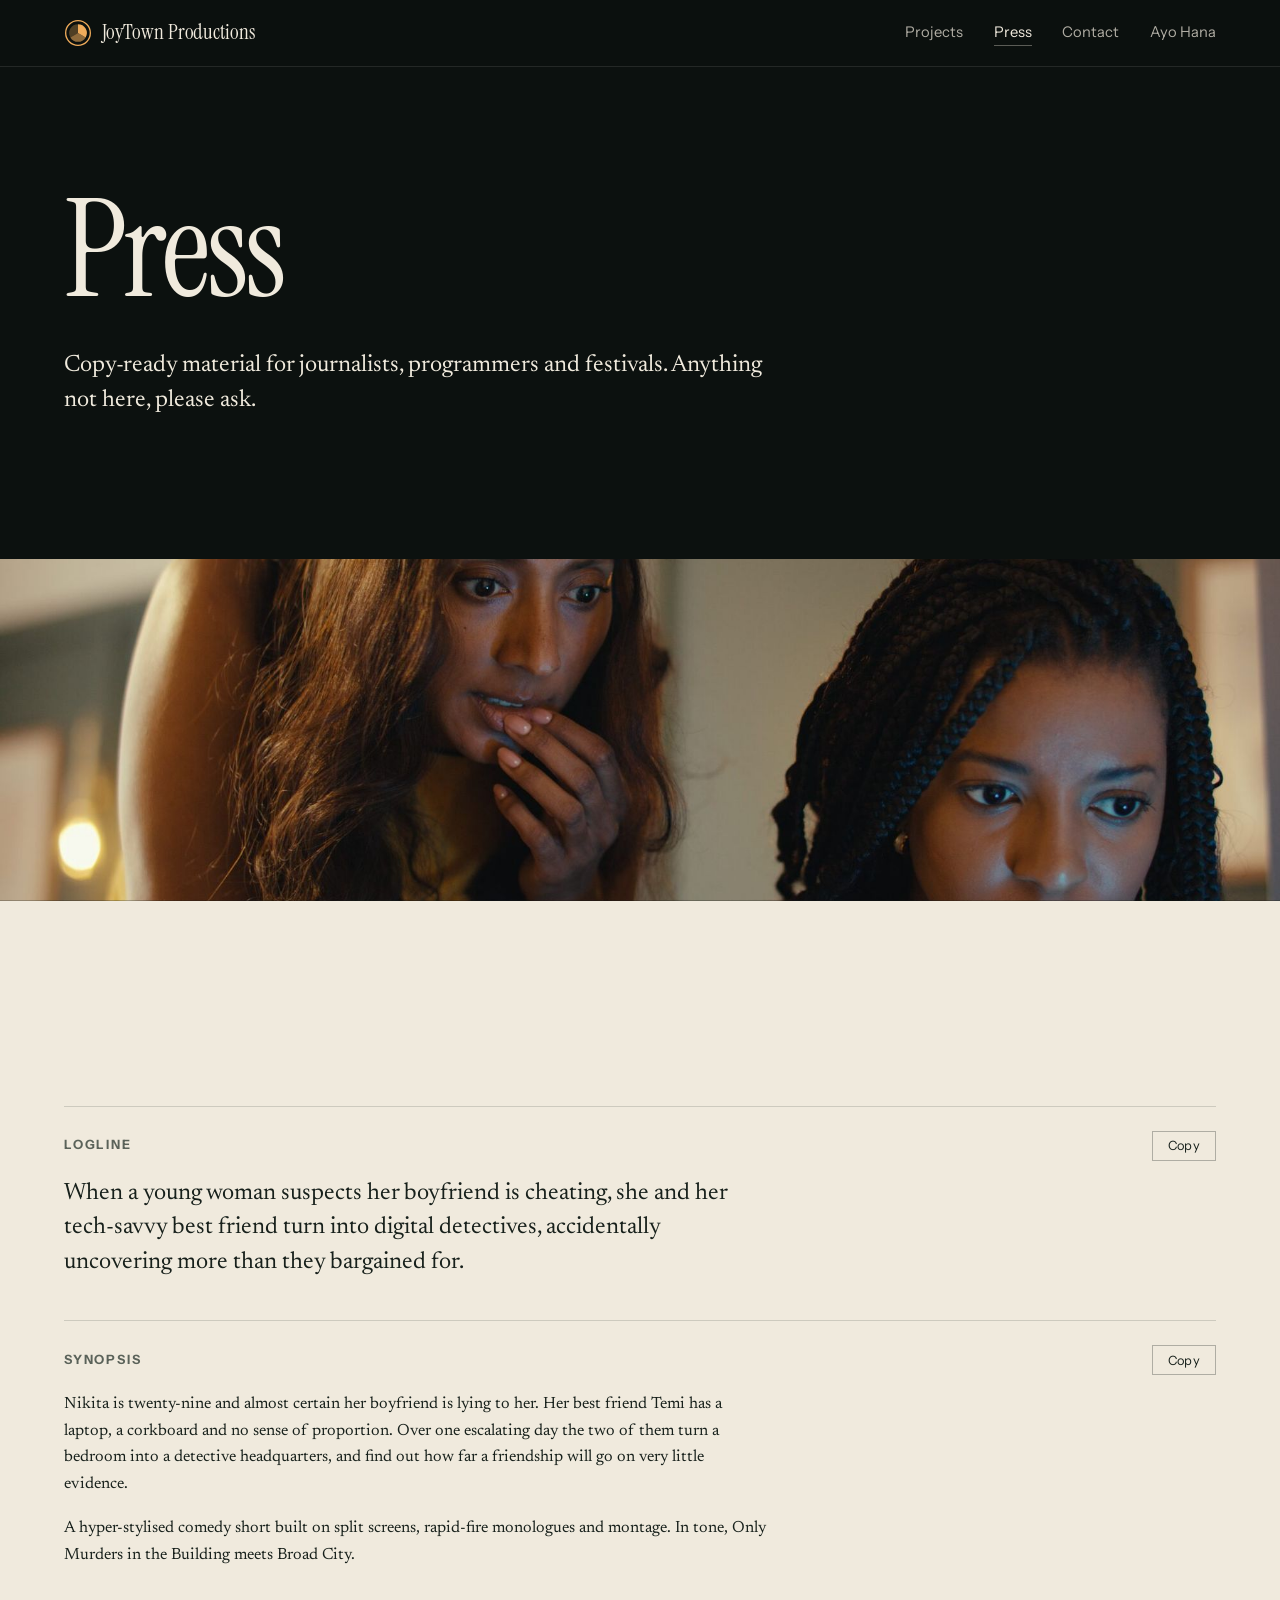
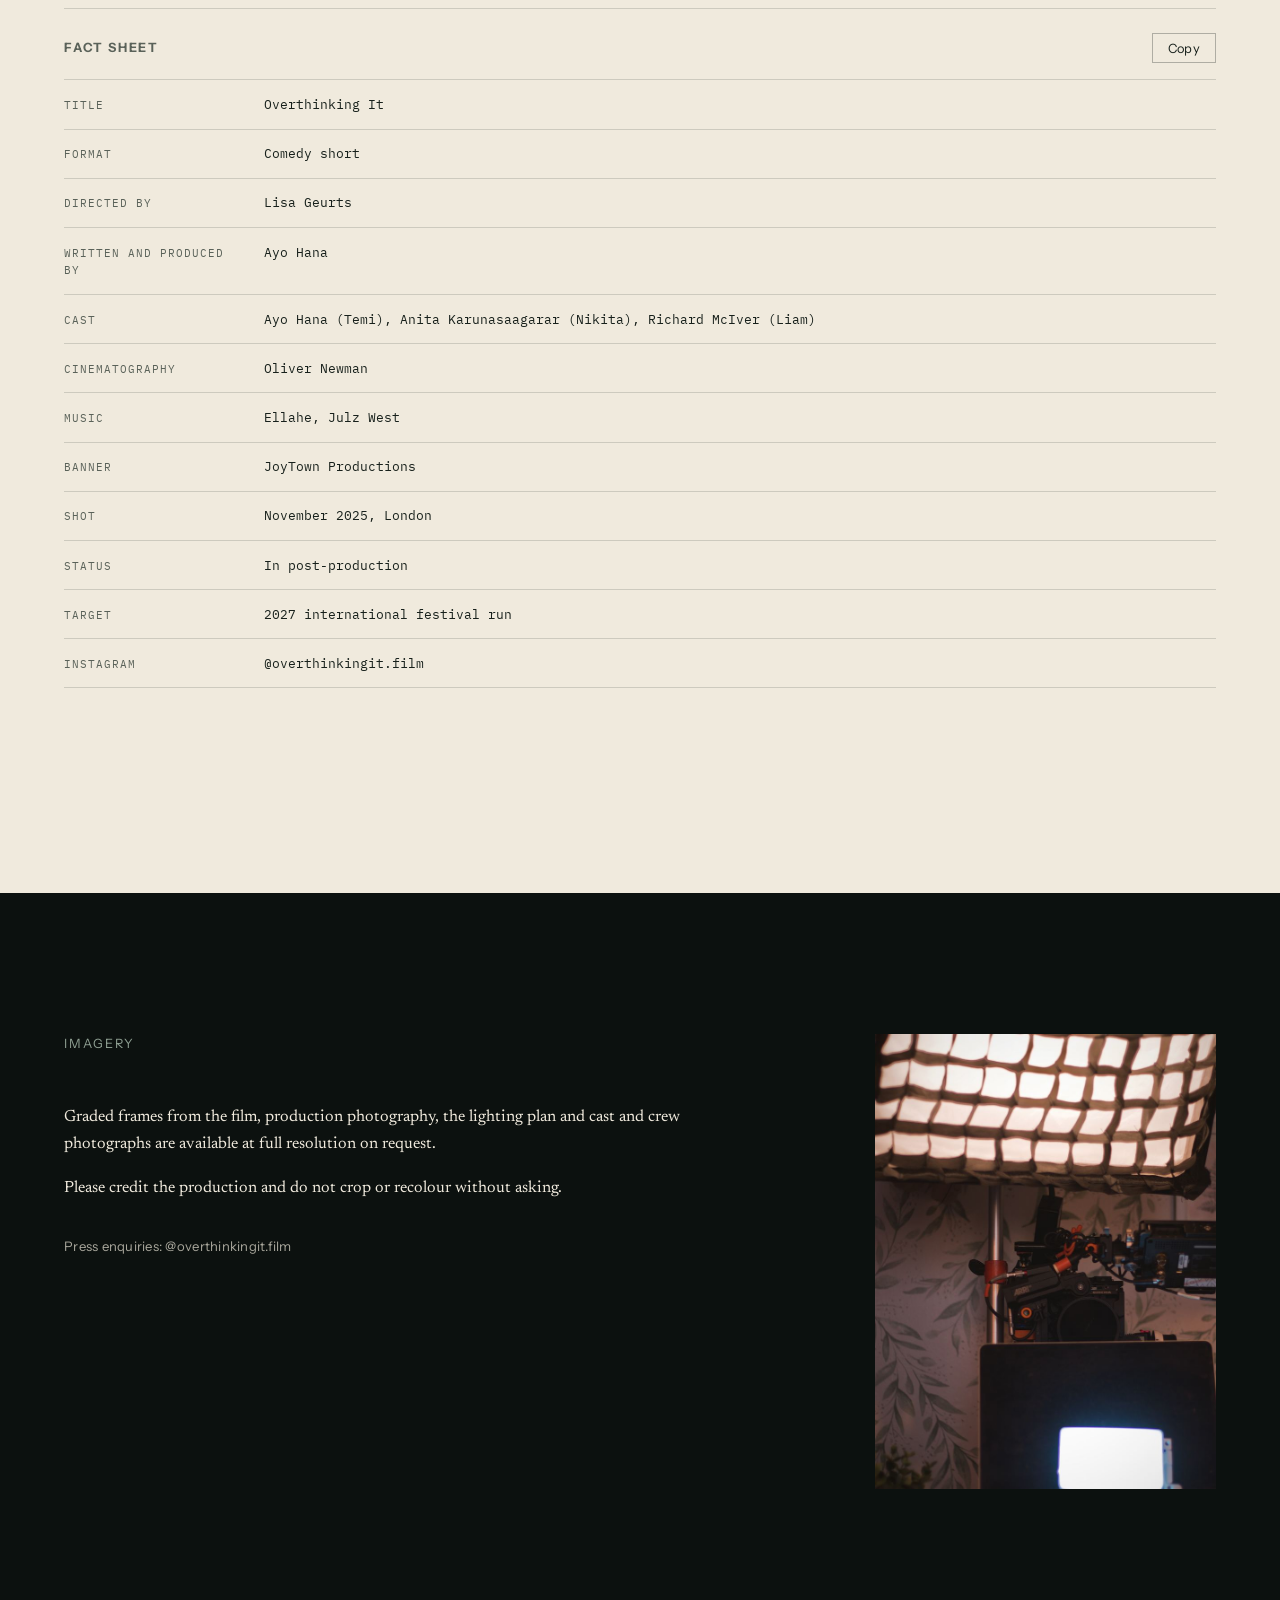
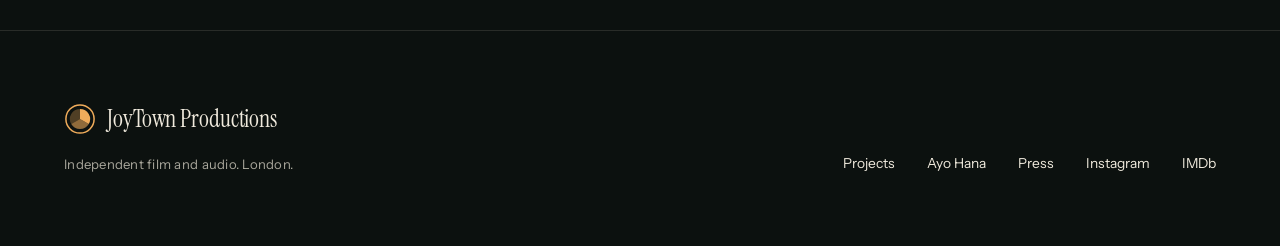
<file: press.html>
<!doctype html>
<html lang="en-GB">
<head>
<meta charset="utf-8">
<meta name="viewport" content="width=device-width, initial-scale=1">
<title>Press &mdash; JoyTown Productions</title>
<meta name="description" content="Press kit for Overthinking It: logline, synopsis, fact sheet and imagery. JoyTown Productions, London.">
<meta name="theme-color" content="#0C110F">
<meta property="og:type" content="website">
<meta property="og:url" content="https://joytownproductions.com/press.html">
<meta property="og:site_name" content="JoyTown Productions">
<meta property="og:title" content="Press - JoyTown Productions">
<meta property="og:description" content="Press kit for Overthinking It: logline, synopsis, fact sheet and imagery. JoyTown Productions, London.">
<meta property="og:image" content="https://joytownproductions.com/img/st-two.jpg">
<meta name="twitter:card" content="summary_large_image">
<meta name="twitter:title" content="Press - JoyTown Productions">
<meta name="twitter:description" content="Press kit for Overthinking It: logline, synopsis, fact sheet and imagery. JoyTown Productions, London.">
<meta name="twitter:image" content="https://joytownproductions.com/img/st-two.jpg">
<link rel="canonical" href="https://joytownproductions.com/press.html">
<link rel="preconnect" href="https://fonts.googleapis.com">
<link rel="preconnect" href="https://fonts.gstatic.com" crossorigin>
<link rel="stylesheet" href="https://fonts.googleapis.com/css2?family=IBM+Plex+Mono:wght@400;500&family=Instrument+Sans:wght@400;500&family=Instrument+Serif:ital@0;1&family=Newsreader:ital,opsz,wght@0,6..72,400;0,6..72,500;1,6..72,400&display=swap">
<link rel="stylesheet" href="styles.css">
<script type="application/ld+json">
{
  "@context": "https://schema.org",
  "@graph": [
    {
      "@type": "Organization",
      "@id": "https://joytownproductions.com/#organization",
      "name": "JoyTown Productions",
      "url": "https://joytownproductions.com/",
      "description": "Character-driven comedy and drama, produced end to end.",
      "address": {
        "@type": "PostalAddress",
        "addressLocality": "London",
        "addressCountry": "GB"
      },
      "founder": {
        "@id": "https://joytownproductions.com/ayo-hana.html#person"
      },
      "logo": "https://joytownproductions.com/img/company.jpg"
    }
  ]
}
</script>
</head>
<body>
<a class="skip" href="#main">Skip to content</a>
<nav class="nav is-stuck" aria-label="Primary" data-overhero="0"><div class="wrap wrap--wide"><div class="nav__in">
<a class="mark" href="index.html"><svg class="mark__glyph" viewBox="0 0 32 32" width="28" height="28" aria-hidden="true" focusable="false"><circle cx="16" cy="16" r="14.1" fill="none" stroke="currentColor" stroke-width="1.5"/><path d="M16 5.9A10.1 10.1 0 0 1 24.75 21.05L16 16Z" fill="currentColor"/><path d="M24.75 21.05A10.1 10.1 0 0 1 7.25 21.05L16 16Z" fill="currentColor" opacity=".58"/><path d="M7.25 21.05A10.1 10.1 0 0 1 16 5.9L16 16Z" fill="currentColor" opacity=".3"/></svg>JoyTown Productions</a>
<ul class="nav__links"><li><a class="nav__link" href="projects.html">Projects</a></li><li><a class="nav__link" href="press.html" aria-current="page">Press</a></li><li><a class="nav__link" href="contact.html">Contact</a></li><li><a class="nav__link" href="ayo-hana.html">Ayo Hana</a></li></ul>
<button class="burger" type="button" aria-expanded="false" aria-controls="menu">Menu<span class="burger__bars" aria-hidden="true"></span></button>
</div></div></nav>
<div class="menu" id="menu" hidden><div class="wrap"><ul><li><a href="index.html">JoyTown Productions</a></li><li><a href="projects.html">Projects</a></li><li><a href="press.html">Press</a></li><li><a href="contact.html">Contact</a></li><li><a href="ayo-hana.html">Ayo Hana</a></li></ul></div></div>
<main id="main">

<header class="panel" style="padding-top:calc(var(--nav-h) + clamp(3rem,8vw,7rem))" id="top">
  <div class="wrap wrap--wide statement">
    <div class="statement__lead rv">
      <h1 class="display d1">Press</h1>
      <p class="lede measure--wide" style="margin-top:clamp(1.6rem,3vw,2.4rem)">Copy-ready material for journalists, programmers and festivals. Anything not here, please ask.</p>
    </div>
  </div>
</header>

<div class="band band--strip rv rv-img"><img src="img/st-two.jpg" alt="Two women lean over a laptop in a warmly lit bedroom" width="1800" height="1012" loading="lazy" decoding="async" style="--pos:50% 44%"></div>

<section class="panel panel--tall paper">
  <div class="wrap wrap--wide">
    <div class="kit rv">
      <div class="kit__head"><h2 class="eyebrow" style="margin:0">Logline</h2>
      <button class="copy" type="button" data-copy="k-log">Copy</button></div>
      <p id="k-log" class="lede measure--wide" style="margin-top:1rem">When a young woman suspects her boyfriend is cheating, she and her tech-savvy best friend turn into digital detectives, accidentally uncovering more than they bargained for.</p>
    </div>
    <div class="kit rv">
      <div class="kit__head"><h2 class="eyebrow" style="margin:0">Synopsis</h2>
      <button class="copy" type="button" data-copy="k-syn">Copy</button></div>
      <div id="k-syn" class="measure--wide" style="margin-top:1rem">
        <p>Nikita is twenty-nine and almost certain her boyfriend is lying to her. Her best friend Temi has a laptop, a corkboard and no sense of proportion. Over one escalating day the two of them turn a bedroom into a detective headquarters, and find out how far a friendship will go on very little evidence.</p>
        <p>A hyper-stylised comedy short built on split screens, rapid-fire monologues and montage. In tone, Only Murders in the Building meets Broad City.</p>
      </div>
    </div>
    <div class="kit rv">
      <div class="kit__head"><h2 class="eyebrow" style="margin:0">Fact sheet</h2>
      <button class="copy" type="button" data-copy="k-fact">Copy</button></div>
      <div id="k-fact" style="margin-top:1rem"><dl class="specs"><div class="specs__row"><dt>Title</dt><dd>Overthinking It</dd></div><div class="specs__row"><dt>Format</dt><dd>Comedy short</dd></div><div class="specs__row"><dt>Directed by</dt><dd>Lisa Geurts</dd></div><div class="specs__row"><dt>Written and produced by</dt><dd>Ayo Hana</dd></div><div class="specs__row"><dt>Cast</dt><dd>Ayo Hana (Temi), Anita Karunasaagarar (Nikita), Richard McIver (Liam)</dd></div><div class="specs__row"><dt>Cinematography</dt><dd>Oliver Newman</dd></div><div class="specs__row"><dt>Music</dt><dd>Ellahe, Julz West</dd></div><div class="specs__row"><dt>Banner</dt><dd>JoyTown Productions</dd></div><div class="specs__row"><dt>Shot</dt><dd>November 2025, London</dd></div><div class="specs__row"><dt>Status</dt><dd>In post-production</dd></div><div class="specs__row"><dt>Target</dt><dd>2027 international festival run</dd></div><div class="specs__row"><dt>Instagram</dt><dd>@overthinkingit.film</dd></div></dl></div>
    </div>
  </div>
</section>



<section class="panel">
  <div class="wrap wrap--wide split split--lead split--top">
    <div class="split__a rv stack">
      <p class="eyebrow">Imagery</p>
      <div class="measure--wide">
        <p>Graded frames from the film, production photography, the lighting plan and cast and crew photographs are available at full resolution on request.</p>
        <p>Please credit the production and do not crop or recolour without asking.</p>
      </div>
      <p class="cap" style="margin-top:.6rem">Press enquiries: <a class="link" href="https://www.instagram.com/overthinkingit.film" rel="noopener">@overthinkingit.film</a></p>
    </div>
    <div class="split__b rv rv-img" data-d="1">
      <figure class="fig"><div class="fig__frame"><img src="img/softbox.jpg" alt="A softbox rigged directly above the camera on the bedroom set" width="760" height="1013" loading="lazy" decoding="async"></div></figure>
    </div>
  </div>
</section>

</main>
<footer class="foot"><div class="wrap wrap--wide"><div class="foot__in">
<div><p class="foot__mark"><span class="mark mark--foot"><svg class="mark__glyph" viewBox="0 0 32 32" width="28" height="28" aria-hidden="true" focusable="false"><circle cx="16" cy="16" r="14.1" fill="none" stroke="currentColor" stroke-width="1.5"/><path d="M16 5.9A10.1 10.1 0 0 1 24.75 21.05L16 16Z" fill="currentColor"/><path d="M24.75 21.05A10.1 10.1 0 0 1 7.25 21.05L16 16Z" fill="currentColor" opacity=".58"/><path d="M7.25 21.05A10.1 10.1 0 0 1 16 5.9L16 16Z" fill="currentColor" opacity=".3"/></svg>JoyTown Productions</span></p>
<p class="cap">Independent film and audio. London.</p></div>
<ul class="foot__links"><li><a class="link" href="projects.html">Projects</a></li><li><a class="link" href="ayo-hana.html">Ayo Hana</a></li><li><a class="link" href="press.html">Press</a></li><li><a class="link" href="https://www.instagram.com/overthinkingit.film" rel="noopener">Instagram</a></li><li><a class="link" href="https://www.imdb.com/title/tt33356446/" rel="noopener">IMDb</a></li></ul></div></div></footer>
<script>
(function(){
  var reduce = window.matchMedia && window.matchMedia('(prefers-reduced-motion: reduce)').matches;

  /* nav: recedes over a hero, condenses once the work starts scrolling past */
  var nav = document.querySelector('.nav');
  if (nav){
    var overHero = nav.getAttribute('data-overhero') === '1';
    var onScroll = function(){
      if (!overHero) return;
      if (window.scrollY > 40) nav.classList.add('is-stuck');
      else nav.classList.remove('is-stuck');
    };
    onScroll();
    window.addEventListener('scroll', onScroll, {passive:true});
  }

  /* mobile menu */
  var burger = document.querySelector('.burger'), menu = document.getElementById('menu');
  if (burger && menu){
    menu.hidden = false;
    var setOpen = function(open){
      menu.classList.toggle('is-open', open);
      burger.setAttribute('aria-expanded', open ? 'true' : 'false');
      document.documentElement.style.overflow = open ? 'hidden' : '';
      if (open){ var f = menu.querySelector('a'); if (f) f.focus(); }
    };
    burger.addEventListener('click', function(){
      setOpen(!menu.classList.contains('is-open'));
    });
    document.addEventListener('keydown', function(e){
      if (e.key === 'Escape' && menu.classList.contains('is-open')){ setOpen(false); burger.focus(); }
    });
  }

  /* reveals */
  var items = document.querySelectorAll('.rv');
  if (reduce || !('IntersectionObserver' in window)){
    for (var i=0;i<items.length;i++) items[i].classList.add('is-in');
  } else {
    var io = new IntersectionObserver(function(entries){
      entries.forEach(function(e){
        if (e.isIntersecting){
          var el = e.target, d = parseInt(el.getAttribute('data-d')||0,10);
          setTimeout(function(){ el.classList.add('is-in'); }, d*110);
          io.unobserve(el);
        }
      });
    }, {rootMargin:'0px 0px -6% 0px', threshold:0.05});
    for (var j=0;j<items.length;j++) io.observe(items[j]);
  }

  /* copy-to-clipboard for the press kit */
  document.addEventListener('click', function(ev){
    var btn = ev.target.closest ? ev.target.closest('.copy') : null;
    if (!btn) return;
    var src = document.getElementById(btn.getAttribute('data-copy'));
    if (!src) return;
    var text = src.innerText.trim();
    var done = function(){
      var old = btn.getAttribute('data-label') || btn.textContent;
      btn.setAttribute('data-label', old);
      btn.textContent = 'Copied';
      btn.classList.add('is-done');
      setTimeout(function(){ btn.textContent = old; btn.classList.remove('is-done'); }, 1800);
    };
    if (navigator.clipboard && navigator.clipboard.writeText){
      navigator.clipboard.writeText(text).then(done, function(){});
    } else {
      var ta = document.createElement('textarea');
      ta.value = text; document.body.appendChild(ta); ta.select();
      try { document.execCommand('copy'); done(); } catch(e){}
      document.body.removeChild(ta);
    }
  });
})();

(function(){
  if (window.matchMedia && window.matchMedia('(prefers-reduced-motion: reduce)').matches) return;
  var pages = ["index.html", "projects.html", "overthinking-it.html", "the-budget-generation.html", "press.html", "contact.html", "ayo-hana.html"];
  document.addEventListener('click', function(e){
    var a = e.target.closest ? e.target.closest('a') : null;
    if (!a || e.metaKey || e.ctrlKey || e.shiftKey || a.target) return;
    var href = a.getAttribute('href') || '';
    if (pages.indexOf(href) === -1) return;
    e.preventDefault();
    document.body.classList.add('is-leaving');
    setTimeout(function(){ window.location.href = href; }, 170);
  });
})();
</script>
</body>
</html>
</file>
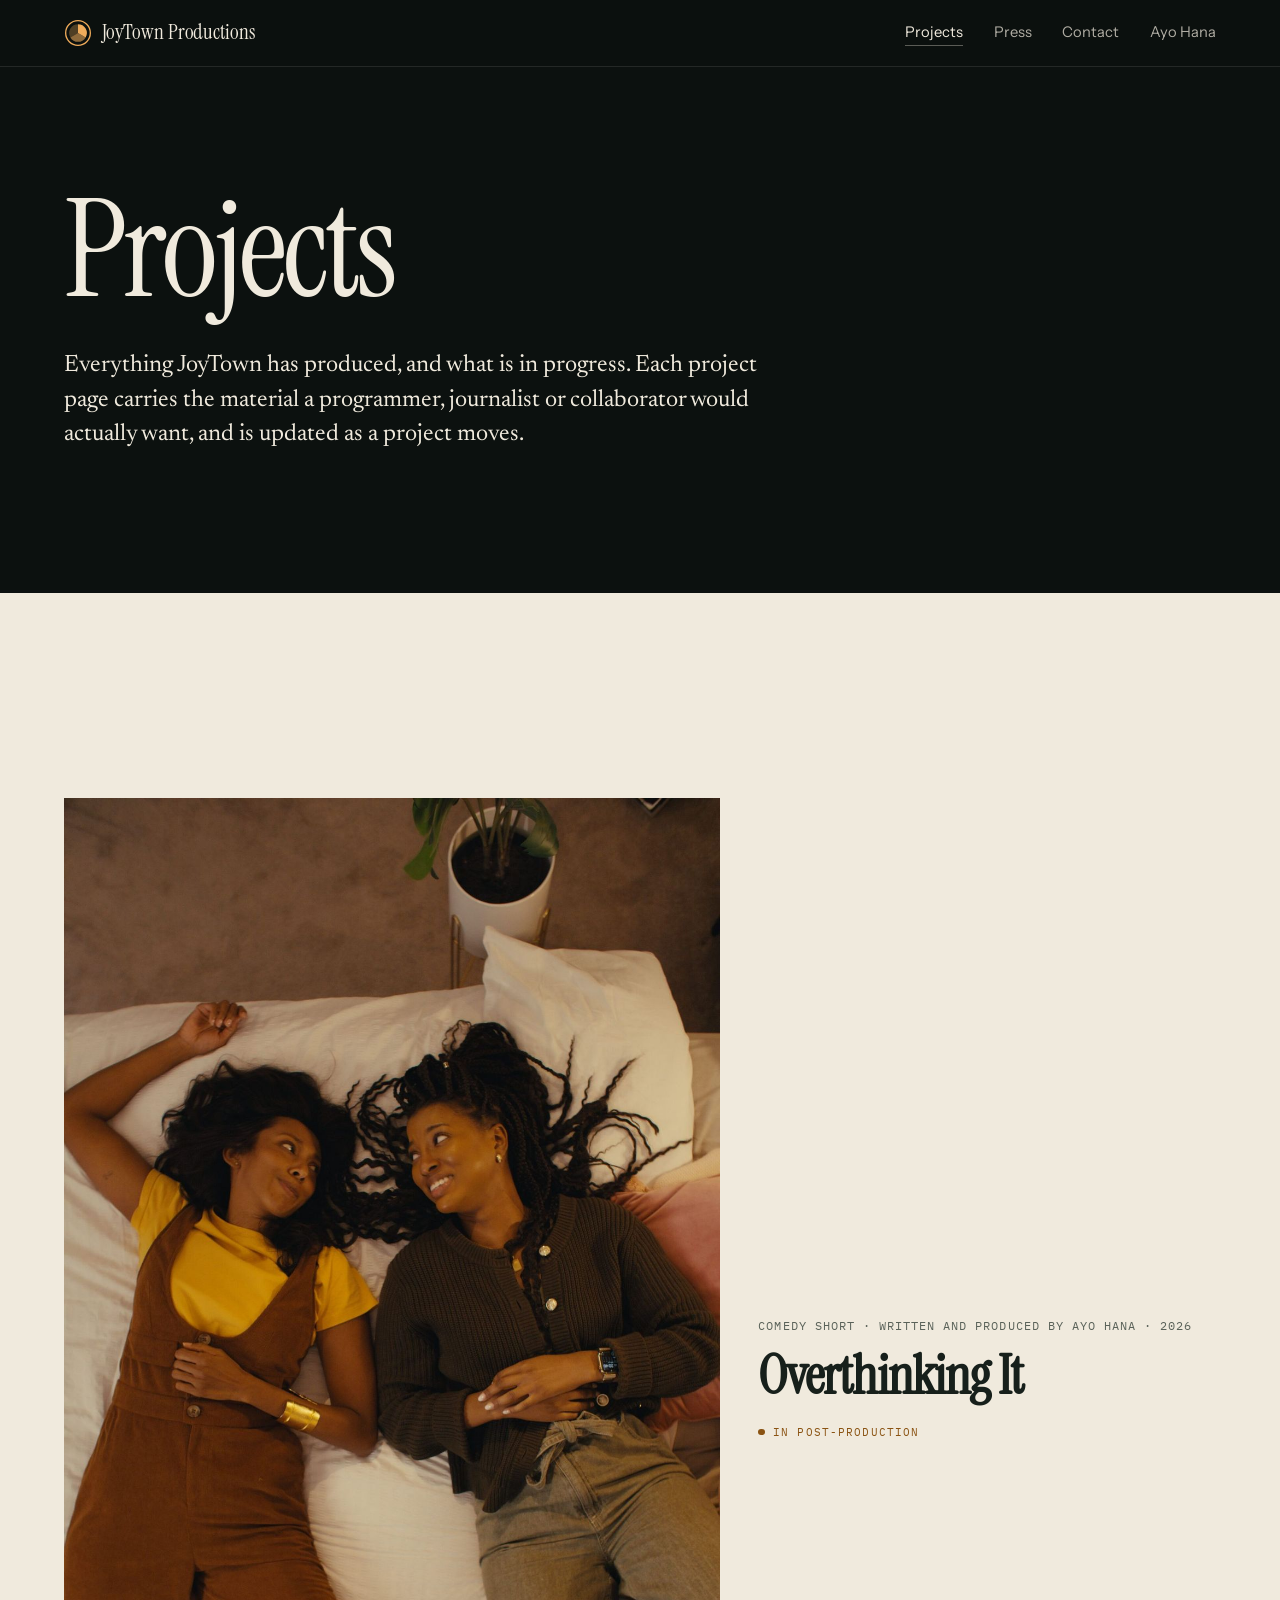
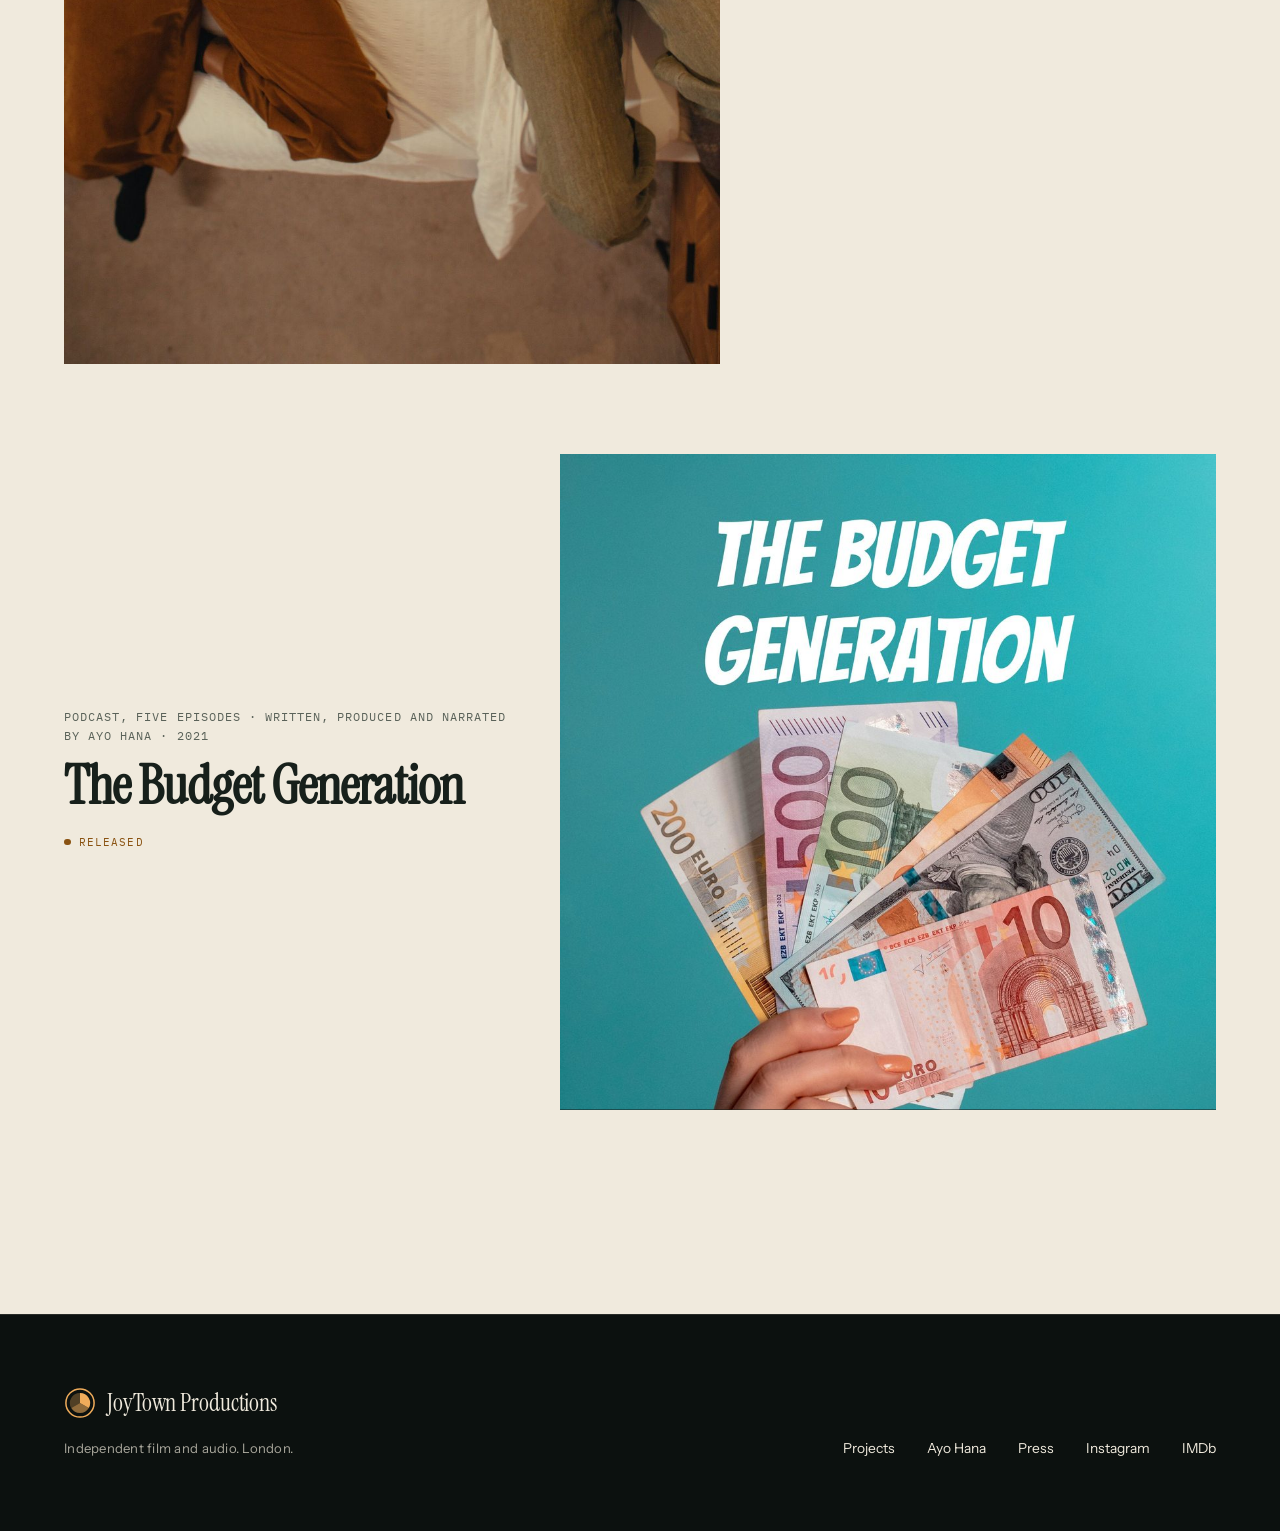
<file: projects.html>
<!doctype html>
<html lang="en-GB">
<head>
<meta charset="utf-8">
<meta name="viewport" content="width=device-width, initial-scale=1">
<title>Projects &mdash; JoyTown Productions</title>
<meta name="description" content="Everything JoyTown Productions has made: the comedy short Overthinking It, and the scripted podcast The Budget Generation.">
<meta name="theme-color" content="#0C110F">
<meta property="og:type" content="website">
<meta property="og:url" content="https://joytownproductions.com/projects.html">
<meta property="og:site_name" content="JoyTown Productions">
<meta property="og:title" content="Projects - JoyTown Productions">
<meta property="og:description" content="Everything JoyTown Productions has made: the comedy short Overthinking It, and the scripted podcast The Budget Generation.">
<meta property="og:image" content="https://joytownproductions.com/img/st-overhead.jpg">
<meta name="twitter:card" content="summary_large_image">
<meta name="twitter:title" content="Projects - JoyTown Productions">
<meta name="twitter:description" content="Everything JoyTown Productions has made: the comedy short Overthinking It, and the scripted podcast The Budget Generation.">
<meta name="twitter:image" content="https://joytownproductions.com/img/st-overhead.jpg">
<link rel="canonical" href="https://joytownproductions.com/projects.html">
<link rel="preconnect" href="https://fonts.googleapis.com">
<link rel="preconnect" href="https://fonts.gstatic.com" crossorigin>
<link rel="stylesheet" href="https://fonts.googleapis.com/css2?family=IBM+Plex+Mono:wght@400;500&family=Instrument+Sans:wght@400;500&family=Instrument+Serif:ital@0;1&family=Newsreader:ital,opsz,wght@0,6..72,400;0,6..72,500;1,6..72,400&display=swap">
<link rel="stylesheet" href="styles.css">
<script type="application/ld+json">
{
  "@context": "https://schema.org",
  "@graph": [
    {
      "@type": "Organization",
      "@id": "https://joytownproductions.com/#organization",
      "name": "JoyTown Productions",
      "url": "https://joytownproductions.com/",
      "description": "Character-driven comedy and drama, produced end to end.",
      "address": {
        "@type": "PostalAddress",
        "addressLocality": "London",
        "addressCountry": "GB"
      },
      "founder": {
        "@id": "https://joytownproductions.com/ayo-hana.html#person"
      },
      "logo": "https://joytownproductions.com/img/company.jpg"
    }
  ]
}
</script>
</head>
<body>
<a class="skip" href="#main">Skip to content</a>
<nav class="nav is-stuck" aria-label="Primary" data-overhero="0"><div class="wrap wrap--wide"><div class="nav__in">
<a class="mark" href="index.html"><svg class="mark__glyph" viewBox="0 0 32 32" width="28" height="28" aria-hidden="true" focusable="false"><circle cx="16" cy="16" r="14.1" fill="none" stroke="currentColor" stroke-width="1.5"/><path d="M16 5.9A10.1 10.1 0 0 1 24.75 21.05L16 16Z" fill="currentColor"/><path d="M24.75 21.05A10.1 10.1 0 0 1 7.25 21.05L16 16Z" fill="currentColor" opacity=".58"/><path d="M7.25 21.05A10.1 10.1 0 0 1 16 5.9L16 16Z" fill="currentColor" opacity=".3"/></svg>JoyTown Productions</a>
<ul class="nav__links"><li><a class="nav__link" href="projects.html" aria-current="page">Projects</a></li><li><a class="nav__link" href="press.html">Press</a></li><li><a class="nav__link" href="contact.html">Contact</a></li><li><a class="nav__link" href="ayo-hana.html">Ayo Hana</a></li></ul>
<button class="burger" type="button" aria-expanded="false" aria-controls="menu">Menu<span class="burger__bars" aria-hidden="true"></span></button>
</div></div></nav>
<div class="menu" id="menu" hidden><div class="wrap"><ul><li><a href="index.html">JoyTown Productions</a></li><li><a href="projects.html">Projects</a></li><li><a href="press.html">Press</a></li><li><a href="contact.html">Contact</a></li><li><a href="ayo-hana.html">Ayo Hana</a></li></ul></div></div>
<main id="main">

<header class="panel" style="padding-top:calc(var(--nav-h) + clamp(3rem,8vw,7rem))" id="top">
  <div class="wrap wrap--wide statement">
    <div class="statement__lead rv">
      <h1 class="display d1">Projects</h1>
      <p class="lede measure--wide" style="margin-top:clamp(1.6rem,3vw,2.4rem)">Everything JoyTown has produced, and what is in progress. Each project page carries the material a programmer, journalist or collaborator would actually want, and is updated as a project moves.</p>
    </div>
  </div>
</header>

<section class="panel panel--tall paper">
  <div class="wrap wrap--wide projects">
    <a class="project rv rv-img" href="overthinking-it.html">
  <div class="project__media"><figure class="fig"><div class="fig__frame"><img src="img/st-overhead.jpg" alt="An overhead frame of the two leads lying head to head across a bed" width="1200" height="2133" loading="lazy" decoding="async"></div></figure></div>
  <div class="project__body">
    <p class="project__meta">Comedy short &middot; Written and produced by Ayo Hana &middot; 2026</p>
    <h3 class="project__title">Overthinking It</h3>
    <p class="status">In post-production</p>
  </div>
</a>
    <a class="project rv rv-img" href="the-budget-generation.html">
  <div class="project__media"><figure class="fig"><div class="fig__frame"><img src="img/tbg-logo.jpg" alt="The Budget Generation podcast artwork, a hand holding a fan of euro notes" width="1000" height="1000" loading="lazy" decoding="async"></div></figure></div>
  <div class="project__body">
    <p class="project__meta">Podcast, five episodes &middot; Written, produced and narrated by Ayo Hana &middot; 2021</p>
    <h3 class="project__title">The Budget Generation</h3>
    <p class="status">Released</p>
  </div>
</a>
  </div>
</section>

</main>
<footer class="foot"><div class="wrap wrap--wide"><div class="foot__in">
<div><p class="foot__mark"><span class="mark mark--foot"><svg class="mark__glyph" viewBox="0 0 32 32" width="28" height="28" aria-hidden="true" focusable="false"><circle cx="16" cy="16" r="14.1" fill="none" stroke="currentColor" stroke-width="1.5"/><path d="M16 5.9A10.1 10.1 0 0 1 24.75 21.05L16 16Z" fill="currentColor"/><path d="M24.75 21.05A10.1 10.1 0 0 1 7.25 21.05L16 16Z" fill="currentColor" opacity=".58"/><path d="M7.25 21.05A10.1 10.1 0 0 1 16 5.9L16 16Z" fill="currentColor" opacity=".3"/></svg>JoyTown Productions</span></p>
<p class="cap">Independent film and audio. London.</p></div>
<ul class="foot__links"><li><a class="link" href="projects.html">Projects</a></li><li><a class="link" href="ayo-hana.html">Ayo Hana</a></li><li><a class="link" href="press.html">Press</a></li><li><a class="link" href="https://www.instagram.com/overthinkingit.film" rel="noopener">Instagram</a></li><li><a class="link" href="https://www.imdb.com/title/tt33356446/" rel="noopener">IMDb</a></li></ul></div></div></footer>
<script>
(function(){
  var reduce = window.matchMedia && window.matchMedia('(prefers-reduced-motion: reduce)').matches;

  /* nav: recedes over a hero, condenses once the work starts scrolling past */
  var nav = document.querySelector('.nav');
  if (nav){
    var overHero = nav.getAttribute('data-overhero') === '1';
    var onScroll = function(){
      if (!overHero) return;
      if (window.scrollY > 40) nav.classList.add('is-stuck');
      else nav.classList.remove('is-stuck');
    };
    onScroll();
    window.addEventListener('scroll', onScroll, {passive:true});
  }

  /* mobile menu */
  var burger = document.querySelector('.burger'), menu = document.getElementById('menu');
  if (burger && menu){
    menu.hidden = false;
    var setOpen = function(open){
      menu.classList.toggle('is-open', open);
      burger.setAttribute('aria-expanded', open ? 'true' : 'false');
      document.documentElement.style.overflow = open ? 'hidden' : '';
      if (open){ var f = menu.querySelector('a'); if (f) f.focus(); }
    };
    burger.addEventListener('click', function(){
      setOpen(!menu.classList.contains('is-open'));
    });
    document.addEventListener('keydown', function(e){
      if (e.key === 'Escape' && menu.classList.contains('is-open')){ setOpen(false); burger.focus(); }
    });
  }

  /* reveals */
  var items = document.querySelectorAll('.rv');
  if (reduce || !('IntersectionObserver' in window)){
    for (var i=0;i<items.length;i++) items[i].classList.add('is-in');
  } else {
    var io = new IntersectionObserver(function(entries){
      entries.forEach(function(e){
        if (e.isIntersecting){
          var el = e.target, d = parseInt(el.getAttribute('data-d')||0,10);
          setTimeout(function(){ el.classList.add('is-in'); }, d*110);
          io.unobserve(el);
        }
      });
    }, {rootMargin:'0px 0px -6% 0px', threshold:0.05});
    for (var j=0;j<items.length;j++) io.observe(items[j]);
  }

  /* copy-to-clipboard for the press kit */
  document.addEventListener('click', function(ev){
    var btn = ev.target.closest ? ev.target.closest('.copy') : null;
    if (!btn) return;
    var src = document.getElementById(btn.getAttribute('data-copy'));
    if (!src) return;
    var text = src.innerText.trim();
    var done = function(){
      var old = btn.getAttribute('data-label') || btn.textContent;
      btn.setAttribute('data-label', old);
      btn.textContent = 'Copied';
      btn.classList.add('is-done');
      setTimeout(function(){ btn.textContent = old; btn.classList.remove('is-done'); }, 1800);
    };
    if (navigator.clipboard && navigator.clipboard.writeText){
      navigator.clipboard.writeText(text).then(done, function(){});
    } else {
      var ta = document.createElement('textarea');
      ta.value = text; document.body.appendChild(ta); ta.select();
      try { document.execCommand('copy'); done(); } catch(e){}
      document.body.removeChild(ta);
    }
  });
})();

(function(){
  if (window.matchMedia && window.matchMedia('(prefers-reduced-motion: reduce)').matches) return;
  var pages = ["index.html", "projects.html", "overthinking-it.html", "the-budget-generation.html", "press.html", "contact.html", "ayo-hana.html"];
  document.addEventListener('click', function(e){
    var a = e.target.closest ? e.target.closest('a') : null;
    if (!a || e.metaKey || e.ctrlKey || e.shiftKey || a.target) return;
    var href = a.getAttribute('href') || '';
    if (pages.indexOf(href) === -1) return;
    e.preventDefault();
    document.body.classList.add('is-leaving');
    setTimeout(function(){ window.location.href = href; }, 170);
  });
})();
</script>
</body>
</html>
</file>
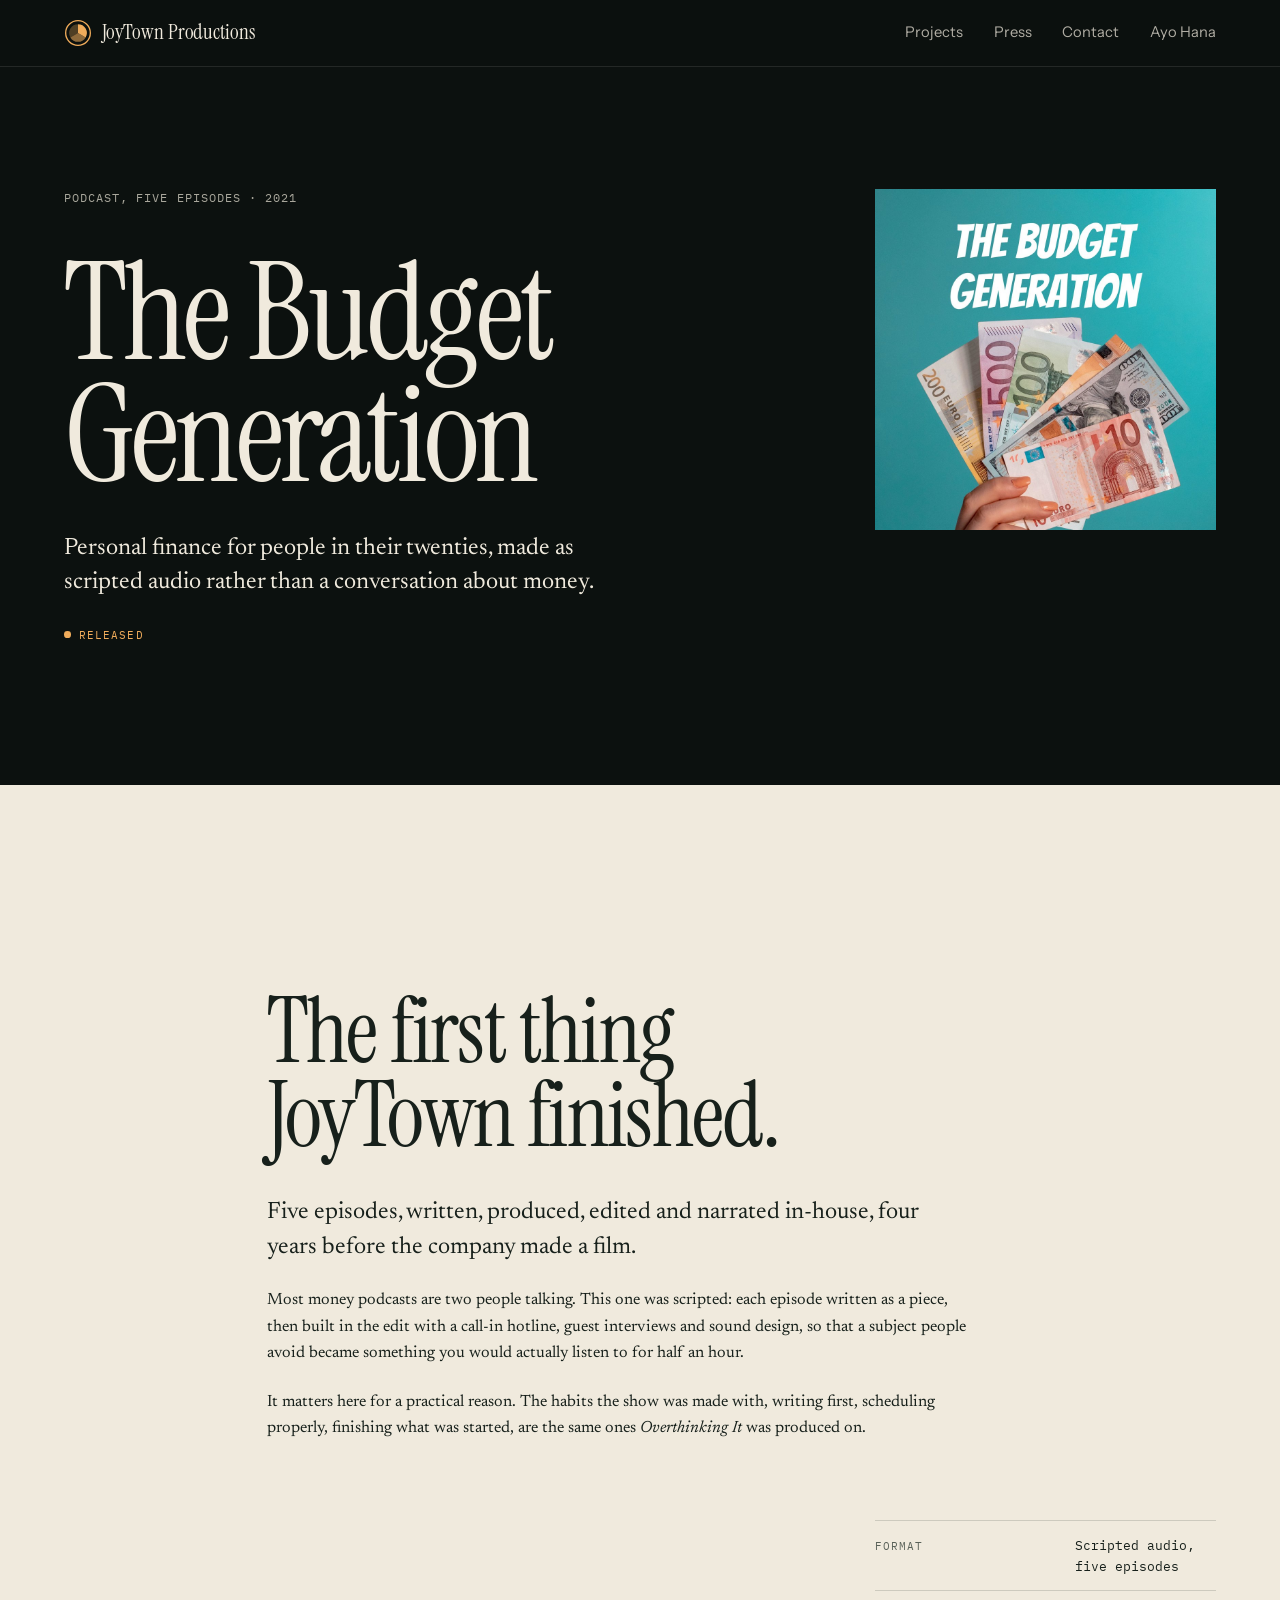
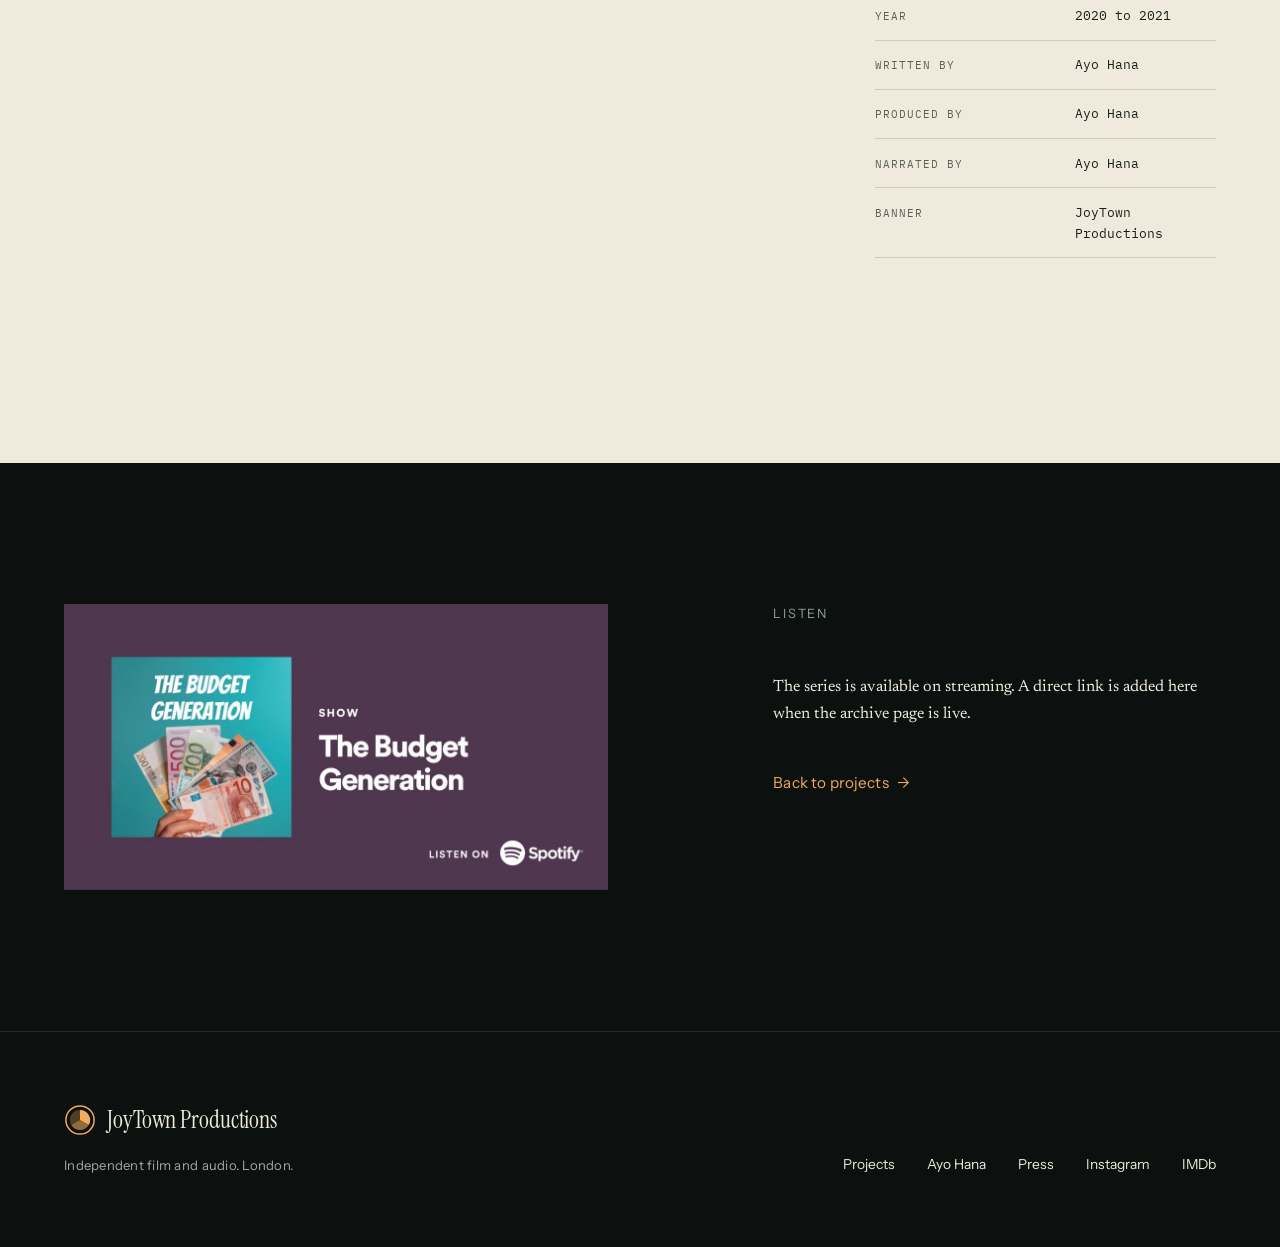
<file: the-budget-generation.html>
<!doctype html>
<html lang="en-GB">
<head>
<meta charset="utf-8">
<meta name="viewport" content="width=device-width, initial-scale=1">
<title>The Budget Generation &mdash; JoyTown Productions</title>
<meta name="description" content="The Budget Generation is a five-episode scripted podcast written, produced and narrated by Ayo Hana for JoyTown Productions.">
<meta name="theme-color" content="#0C110F">
<meta property="og:type" content="website">
<meta property="og:url" content="https://joytownproductions.com/the-budget-generation.html">
<meta property="og:site_name" content="JoyTown Productions">
<meta property="og:title" content="The Budget Generation - JoyTown Productions">
<meta property="og:description" content="The Budget Generation is a five-episode scripted podcast written, produced and narrated by Ayo Hana for JoyTown Productions.">
<meta property="og:image" content="https://joytownproductions.com/img/tbg-logo.jpg">
<meta name="twitter:card" content="summary_large_image">
<meta name="twitter:title" content="The Budget Generation - JoyTown Productions">
<meta name="twitter:description" content="The Budget Generation is a five-episode scripted podcast written, produced and narrated by Ayo Hana for JoyTown Productions.">
<meta name="twitter:image" content="https://joytownproductions.com/img/tbg-logo.jpg">
<link rel="canonical" href="https://joytownproductions.com/the-budget-generation.html">
<link rel="preconnect" href="https://fonts.googleapis.com">
<link rel="preconnect" href="https://fonts.gstatic.com" crossorigin>
<link rel="stylesheet" href="https://fonts.googleapis.com/css2?family=IBM+Plex+Mono:wght@400;500&family=Instrument+Sans:wght@400;500&family=Instrument+Serif:ital@0;1&family=Newsreader:ital,opsz,wght@0,6..72,400;0,6..72,500;1,6..72,400&display=swap">
<link rel="stylesheet" href="styles.css">
<script type="application/ld+json">
{
  "@context": "https://schema.org",
  "@graph": [
    {
      "@type": "PodcastSeries",
      "@id": "https://joytownproductions.com/the-budget-generation.html#podcast",
      "name": "The Budget Generation",
      "url": "https://joytownproductions.com/the-budget-generation.html",
      "description": "The Budget Generation is a scripted podcast written, produced and narrated by Ayo Hana for JoyTown Productions.",
      "image": "https://joytownproductions.com/img/tbg-logo.jpg",
      "inLanguage": "en-GB",
      "author": {
        "@id": "https://joytownproductions.com/ayo-hana.html#person"
      },
      "publisher": {
        "@id": "https://joytownproductions.com/#organization"
      }
    },
    {
      "@type": "Organization",
      "@id": "https://joytownproductions.com/#organization",
      "name": "JoyTown Productions",
      "url": "https://joytownproductions.com/",
      "description": "Character-driven comedy and drama, produced end to end.",
      "address": {
        "@type": "PostalAddress",
        "addressLocality": "London",
        "addressCountry": "GB"
      },
      "founder": {
        "@id": "https://joytownproductions.com/ayo-hana.html#person"
      },
      "logo": "https://joytownproductions.com/img/company.jpg"
    }
  ]
}
</script>
</head>
<body>
<a class="skip" href="#main">Skip to content</a>
<nav class="nav is-stuck" aria-label="Primary" data-overhero="0"><div class="wrap wrap--wide"><div class="nav__in">
<a class="mark" href="index.html"><svg class="mark__glyph" viewBox="0 0 32 32" width="28" height="28" aria-hidden="true" focusable="false"><circle cx="16" cy="16" r="14.1" fill="none" stroke="currentColor" stroke-width="1.5"/><path d="M16 5.9A10.1 10.1 0 0 1 24.75 21.05L16 16Z" fill="currentColor"/><path d="M24.75 21.05A10.1 10.1 0 0 1 7.25 21.05L16 16Z" fill="currentColor" opacity=".58"/><path d="M7.25 21.05A10.1 10.1 0 0 1 16 5.9L16 16Z" fill="currentColor" opacity=".3"/></svg>JoyTown Productions</a>
<ul class="nav__links"><li><a class="nav__link" href="projects.html">Projects</a></li><li><a class="nav__link" href="press.html">Press</a></li><li><a class="nav__link" href="contact.html">Contact</a></li><li><a class="nav__link" href="ayo-hana.html">Ayo Hana</a></li></ul>
<button class="burger" type="button" aria-expanded="false" aria-controls="menu">Menu<span class="burger__bars" aria-hidden="true"></span></button>
</div></div></nav>
<div class="menu" id="menu" hidden><div class="wrap"><ul><li><a href="index.html">JoyTown Productions</a></li><li><a href="projects.html">Projects</a></li><li><a href="press.html">Press</a></li><li><a href="contact.html">Contact</a></li><li><a href="ayo-hana.html">Ayo Hana</a></li></ul></div></div>
<main id="main">

<header class="panel" style="padding-top:calc(var(--nav-h) + clamp(3rem,8vw,7rem))" id="top">
  <div class="wrap wrap--wide split split--lead split--top">
    <div class="split__a rv stack">
      <p class="project__meta">Podcast, five episodes &middot; 2021</p>
      <h1 class="display d1" style="margin-top:.4rem">The Budget<br>Generation</h1>
      <p class="lede measure" style="margin-top:.6rem">Personal finance for people in their twenties, made as scripted audio rather than a conversation about money.</p>
      <p class="status">Released</p>
    </div>
    <div class="split__b rv rv-img" data-d="1">
      <figure class="fig"><div class="fig__frame"><img src="img/tbg-logo.jpg" alt="The Budget Generation cover art, a hand holding a fan of euro notes against turquoise" width="1000" height="1000" fetchpriority="high" decoding="async"></div></figure>
    </div>
  </div>
</header>

<section class="panel panel--tall paper">
  <div class="wrap wrap--wide statement statement--offset">
    <div class="statement__lead rv">
      <h2 class="display d2">The first thing JoyTown finished.</h2>
      <div class="measure--wide" style="margin-top:clamp(1.6rem,3vw,2.4rem)">
        <p class="lede">Five episodes, written, produced, edited and narrated in-house, four years before the company made a film.</p>
        <p style="margin-top:1.4rem">Most money podcasts are two people talking. This one was scripted: each episode written as a piece, then built in the edit with a call-in hotline, guest interviews and sound design, so that a subject people avoid became something you would actually listen to for half an hour.</p>
        <p style="margin-top:1.4rem">It matters here for a practical reason. The habits the show was made with, writing first, scheduling properly, finishing what was started, are the same ones <em class="italic">Overthinking It</em> was produced on.</p>
      </div>
    </div>
    <div class="statement__aside rv" data-d="1">
      <dl class="specs"><div class="specs__row"><dt>Format</dt><dd>Scripted audio, five episodes</dd></div><div class="specs__row"><dt>Year</dt><dd>2020 to 2021</dd></div><div class="specs__row"><dt>Written by</dt><dd>Ayo Hana</dd></div><div class="specs__row"><dt>Produced by</dt><dd>Ayo Hana</dd></div><div class="specs__row"><dt>Narrated by</dt><dd>Ayo Hana</dd></div><div class="specs__row"><dt>Banner</dt><dd>JoyTown Productions</dd></div></dl>
    </div>
  </div>
</section>

<section class="panel">
  <div class="wrap wrap--wide split split--top">
    <div class="split__a rv rv-img">
      <figure class="fig"><div class="fig__frame"><img src="img/tbg-promo.jpg" alt="The Budget Generation shown as a streaming card with cover art and the show title" width="1100" height="578" loading="lazy" decoding="async"></div></figure>
    </div>
    <div class="split__b rv stack" data-d="1">
      <p class="eyebrow">Listen</p>
      <p class="measure">The series is available on streaming. A direct link is added here when the archive page is live.</p>
      <p><a class="arrow" href="projects.html">Back to projects <span aria-hidden="true">&rarr;</span></a></p>
    </div>
  </div>
</section>

</main>
<footer class="foot"><div class="wrap wrap--wide"><div class="foot__in">
<div><p class="foot__mark"><span class="mark mark--foot"><svg class="mark__glyph" viewBox="0 0 32 32" width="28" height="28" aria-hidden="true" focusable="false"><circle cx="16" cy="16" r="14.1" fill="none" stroke="currentColor" stroke-width="1.5"/><path d="M16 5.9A10.1 10.1 0 0 1 24.75 21.05L16 16Z" fill="currentColor"/><path d="M24.75 21.05A10.1 10.1 0 0 1 7.25 21.05L16 16Z" fill="currentColor" opacity=".58"/><path d="M7.25 21.05A10.1 10.1 0 0 1 16 5.9L16 16Z" fill="currentColor" opacity=".3"/></svg>JoyTown Productions</span></p>
<p class="cap">Independent film and audio. London.</p></div>
<ul class="foot__links"><li><a class="link" href="projects.html">Projects</a></li><li><a class="link" href="ayo-hana.html">Ayo Hana</a></li><li><a class="link" href="press.html">Press</a></li><li><a class="link" href="https://www.instagram.com/overthinkingit.film" rel="noopener">Instagram</a></li><li><a class="link" href="https://www.imdb.com/title/tt33356446/" rel="noopener">IMDb</a></li></ul></div></div></footer>
<script>
(function(){
  var reduce = window.matchMedia && window.matchMedia('(prefers-reduced-motion: reduce)').matches;

  /* nav: recedes over a hero, condenses once the work starts scrolling past */
  var nav = document.querySelector('.nav');
  if (nav){
    var overHero = nav.getAttribute('data-overhero') === '1';
    var onScroll = function(){
      if (!overHero) return;
      if (window.scrollY > 40) nav.classList.add('is-stuck');
      else nav.classList.remove('is-stuck');
    };
    onScroll();
    window.addEventListener('scroll', onScroll, {passive:true});
  }

  /* mobile menu */
  var burger = document.querySelector('.burger'), menu = document.getElementById('menu');
  if (burger && menu){
    menu.hidden = false;
    var setOpen = function(open){
      menu.classList.toggle('is-open', open);
      burger.setAttribute('aria-expanded', open ? 'true' : 'false');
      document.documentElement.style.overflow = open ? 'hidden' : '';
      if (open){ var f = menu.querySelector('a'); if (f) f.focus(); }
    };
    burger.addEventListener('click', function(){
      setOpen(!menu.classList.contains('is-open'));
    });
    document.addEventListener('keydown', function(e){
      if (e.key === 'Escape' && menu.classList.contains('is-open')){ setOpen(false); burger.focus(); }
    });
  }

  /* reveals */
  var items = document.querySelectorAll('.rv');
  if (reduce || !('IntersectionObserver' in window)){
    for (var i=0;i<items.length;i++) items[i].classList.add('is-in');
  } else {
    var io = new IntersectionObserver(function(entries){
      entries.forEach(function(e){
        if (e.isIntersecting){
          var el = e.target, d = parseInt(el.getAttribute('data-d')||0,10);
          setTimeout(function(){ el.classList.add('is-in'); }, d*110);
          io.unobserve(el);
        }
      });
    }, {rootMargin:'0px 0px -6% 0px', threshold:0.05});
    for (var j=0;j<items.length;j++) io.observe(items[j]);
  }

  /* copy-to-clipboard for the press kit */
  document.addEventListener('click', function(ev){
    var btn = ev.target.closest ? ev.target.closest('.copy') : null;
    if (!btn) return;
    var src = document.getElementById(btn.getAttribute('data-copy'));
    if (!src) return;
    var text = src.innerText.trim();
    var done = function(){
      var old = btn.getAttribute('data-label') || btn.textContent;
      btn.setAttribute('data-label', old);
      btn.textContent = 'Copied';
      btn.classList.add('is-done');
      setTimeout(function(){ btn.textContent = old; btn.classList.remove('is-done'); }, 1800);
    };
    if (navigator.clipboard && navigator.clipboard.writeText){
      navigator.clipboard.writeText(text).then(done, function(){});
    } else {
      var ta = document.createElement('textarea');
      ta.value = text; document.body.appendChild(ta); ta.select();
      try { document.execCommand('copy'); done(); } catch(e){}
      document.body.removeChild(ta);
    }
  });
})();

(function(){
  if (window.matchMedia && window.matchMedia('(prefers-reduced-motion: reduce)').matches) return;
  var pages = ["index.html", "projects.html", "overthinking-it.html", "the-budget-generation.html", "press.html", "contact.html", "ayo-hana.html"];
  document.addEventListener('click', function(e){
    var a = e.target.closest ? e.target.closest('a') : null;
    if (!a || e.metaKey || e.ctrlKey || e.shiftKey || a.target) return;
    var href = a.getAttribute('href') || '';
    if (pages.indexOf(href) === -1) return;
    e.preventDefault();
    document.body.classList.add('is-leaving');
    setTimeout(function(){ window.location.href = href; }, 170);
  });
})();
</script>
</body>
</html>
</file>
<file: styles.css>
/* ==========================================================================
   JoyTown Productions
   Palette and materials taken from the Overthinking It set: sage panelling,
   tungsten practicals, script paper, and the red thread on the evidence board.
   ========================================================================== */

:root{
  --ink:#0C110F;            /* green-biased near black */
  --ink-2:#131A17;
  --ink-3:#1B231F;
  --sage:#4E5F53;
  --sage-dim:#8FA093;
  --bone:#F0EADD;           /* script paper */
  --bone-2:#E4DCCB;
  --bone-dim:#B6AF9F;
  --on-ink:#F0EADD;
  --on-ink-dim:#A9A79C;
  --on-bone:#17201B;
  --on-bone-dim:#5A6259;
  --bulb:#F0AC5B;           /* tungsten practical */
  --bulb-deep:#8A5312;
  --thread:#E4644A;         /* pinboard string */
  --thread-deep:#A63525;

  --serif:'Instrument Serif',Georgia,'Times New Roman',serif;
  --read:'Newsreader',Georgia,'Times New Roman',serif;
  --sans:'Instrument Sans',-apple-system,BlinkMacSystemFont,'Segoe UI',Helvetica,Arial,sans-serif;
  --mono:'IBM Plex Mono',ui-monospace,SFMono-Regular,Menlo,monospace;

  --d1:clamp(3.1rem,10.6vw,11rem);
  --d2:clamp(2.5rem,7vw,6.6rem);
  --d3:clamp(1.9rem,4.2vw,3.5rem);
  --d4:clamp(1.5rem,2.6vw,2.3rem);
  --lede:clamp(1.16rem,1.85vw,1.62rem);
  --body:clamp(1.02rem,1.05vw,1.14rem);

  --gut:clamp(1.25rem,5vw,4.5rem);
  --max:80rem;
  --ease:cubic-bezier(.19,1,.22,1);
  --nav-h:5.4rem;
}

*,*::before,*::after{box-sizing:border-box}
html{-webkit-text-size-adjust:100%;scroll-behavior:smooth}
@media (prefers-reduced-motion:reduce){html{scroll-behavior:auto}}
body{
  margin:0;background:var(--ink);color:var(--on-ink);
  font-family:var(--read);font-size:var(--body);line-height:1.62;
  font-optical-sizing:auto;
  -webkit-font-smoothing:antialiased;overflow-x:hidden;
  animation:pagein .5s var(--ease) both;
}
@keyframes pagein{from{opacity:0}to{opacity:1}}
body.is-leaving{opacity:0;transition:opacity .18s ease}
img{display:block;max-width:100%;height:auto}
a{color:inherit}

.skip{position:absolute;left:-9999px;top:0;z-index:200;background:var(--bone);color:var(--on-bone);
  padding:.8rem 1.2rem;font-family:var(--sans);font-size:.9rem}
.skip:focus{left:.6rem;top:.6rem}
:focus-visible{outline:2px solid var(--bulb);outline-offset:3px}

/* ---------- structure ---------- */
.wrap{max-width:var(--max);margin:0 auto;padding-inline:var(--gut)}
.wrap--wide{max-width:104rem}
.panel{padding-block:clamp(4.5rem,11vw,10rem)}
.panel--tight{padding-block:clamp(3rem,7vw,6rem)}
.panel--tall{padding-block:clamp(6.5rem,16vw,15rem)}
.paper{background:var(--bone);color:var(--on-bone)}
.paper .dim{color:var(--on-bone-dim)}
.dim{color:var(--on-ink-dim)}
.sage{background:var(--sage);color:var(--bone)}

/* ---------- type ---------- */
.display{font-family:var(--serif);font-weight:400;line-height:.94;letter-spacing:-.018em;margin:0;
  text-wrap:balance}
.d1{font-size:var(--d1);line-height:.9;letter-spacing:-.028em}
.d2{font-size:var(--d2)}
.d3{font-size:var(--d3);line-height:1.02}
.d4{font-size:var(--d4);line-height:1.12}
.italic{font-style:italic}
.lede{font-size:var(--lede);line-height:1.45;margin:0;font-weight:400}
p{margin:0 0 1.1em}
p:last-child{margin-bottom:0}
.measure{max-width:34rem}
.measure--wide{max-width:44rem}

/* small caption / interface type — sans, not mono. Mono is reserved for
   genuine production metadata so that it keeps its meaning. */
.cap{font-family:var(--sans);font-size:.82rem;letter-spacing:.02em;line-height:1.5;margin:0;
  color:var(--on-ink-dim)}
.paper .cap{color:var(--on-bone-dim)}
.eyebrow{font-family:var(--sans);font-size:.8rem;letter-spacing:.14em;text-transform:uppercase;
  margin:0 0 1.5rem;color:var(--sage-dim)}
.paper .eyebrow{color:var(--on-bone-dim)}
.eyebrow--bulb{color:var(--bulb)}
.paper .eyebrow--bulb{color:var(--bulb-deep)}

/* mono, used sparingly: slate strips, credits, fact sheets */
.mono{font-family:var(--mono);font-size:.78rem;letter-spacing:.04em}

/* ---------- links ---------- */
.link{text-decoration:none;background-image:linear-gradient(currentColor,currentColor);
  background-size:0 1px;background-repeat:no-repeat;background-position:0 100%;
  transition:background-size .42s var(--ease)}
.link:hover,.link:focus-visible{background-size:100% 1px}
.arrow{display:inline-flex;align-items:baseline;gap:.55em;text-decoration:none;
  font-family:var(--sans);font-size:.95rem;letter-spacing:.01em;color:var(--bulb)}
.paper .arrow{color:var(--bulb-deep)}
.arrow span{transition:transform .45s var(--ease);display:inline-block}
.arrow:hover span,.arrow:focus-visible span{transform:translateX(.4em)}
.arrow::before{content:"";position:absolute}
.arrow{position:relative;padding-bottom:.35rem}
.arrow::after{content:"";position:absolute;left:0;bottom:0;height:1px;width:100%;
  background:currentColor;transform:scaleX(0);transform-origin:0 50%;
  transition:transform .5s var(--ease)}
.arrow:hover::after,.arrow:focus-visible::after{transform:scaleX(1)}

/* ---------- navigation ---------- */
.nav{position:fixed;inset:0 0 auto;z-index:100;
  transition:background-color .45s var(--ease),backdrop-filter .45s var(--ease),
             border-color .45s var(--ease);
  border-bottom:1px solid transparent}
.nav__in{display:flex;align-items:center;justify-content:space-between;gap:1.5rem;
  height:var(--nav-h);transition:height .45s var(--ease)}
.nav.is-stuck{background:rgba(12,17,15,.82);backdrop-filter:blur(16px) saturate(1.2);
  -webkit-backdrop-filter:blur(16px) saturate(1.2);border-bottom-color:rgba(240,234,221,.11)}
.nav.is-stuck .nav__in{height:4.1rem}
.mark em{font-style:italic}
.nav__links{display:flex;gap:clamp(1.1rem,2.4vw,2.4rem);list-style:none;margin:0;padding:0;
  align-items:center}
.nav__link{font-family:var(--sans);font-size:.92rem;text-decoration:none;color:var(--on-ink);
  opacity:.72;transition:opacity .35s var(--ease);position:relative;padding-block:.35rem}
.nav__link:hover,.nav__link:focus-visible{opacity:1}
.nav__link::after{content:"";position:absolute;left:0;right:0;bottom:0;height:1px;
  background:var(--bulb);transform:scaleX(0);transform-origin:0 50%;
  transition:transform .45s var(--ease)}
.nav__link:hover::after,.nav__link:focus-visible::after{transform:scaleX(1)}
.nav__link[aria-current="page"]{opacity:1}
.nav__link[aria-current="page"]::after{transform:scaleX(1);background:var(--on-ink);opacity:.35}
.burger{display:none;background:none;border:0;color:var(--on-ink);font-family:var(--sans);
  font-size:.92rem;cursor:pointer;padding:.6rem 0;align-items:center;gap:.55rem}
.burger__bars{display:inline-block;width:1.15rem;height:.5rem;position:relative}
.burger__bars::before,.burger__bars::after{content:"";position:absolute;left:0;right:0;height:1px;
  background:currentColor;transition:transform .4s var(--ease)}
.burger__bars::before{top:0}.burger__bars::after{bottom:0}
.menu{position:fixed;inset:0;z-index:99;background:var(--ink);
  display:flex;flex-direction:column;justify-content:center;padding:var(--gut);
  opacity:0;visibility:hidden;transition:opacity .4s var(--ease),visibility .4s}
.menu.is-open{opacity:1;visibility:visible}
.menu ul{list-style:none;margin:0;padding:0;display:grid;gap:.4rem}
.menu a{font-family:var(--serif);font-size:clamp(2.1rem,9vw,3.4rem);text-decoration:none;
  line-height:1.18;display:block}
.menu .cap{margin-top:2.5rem}

/* ---------- full-height hero ---------- */
.hero{position:relative;min-height:100svh;display:flex;flex-direction:column;
  justify-content:flex-end;overflow:hidden;isolation:isolate}
.hero__media{position:absolute;inset:0;z-index:-2}
.hero__media img{width:100%;height:100%;object-fit:cover;object-position:var(--pos,50% 45%);
  animation:heroin 1.8s var(--ease) both}
@keyframes heroin{from{transform:scale(1.06)}to{transform:scale(1)}}
.hero::after{content:"";position:absolute;inset:0;z-index:-1;pointer-events:none;
  background:
    linear-gradient(to top,rgba(12,17,15,.93) 0%,rgba(12,17,15,.6) 28%,rgba(12,17,15,.1) 58%,rgba(12,17,15,.44) 100%),
    linear-gradient(to right,rgba(12,17,15,.66) 0%,rgba(12,17,15,.3) 44%,rgba(12,17,15,0) 72%)}
@media (max-width:760px){
  .hero::after{background:linear-gradient(to top,rgba(12,17,15,.94) 0%,rgba(12,17,15,.6) 34%,rgba(12,17,15,.16) 66%,rgba(12,17,15,.44) 100%)}
}
.hero__in{position:relative;padding-bottom:clamp(2.6rem,6vw,5rem);padding-top:calc(var(--nav-h) + 2rem);
  width:100%}
.hero__title{max-width:16ch}
.hero__foot{display:flex;flex-wrap:wrap;align-items:baseline;gap:.85rem 2rem;
  margin-top:clamp(1.8rem,4vw,3rem);padding-top:1.4rem;
  border-top:1px solid rgba(240,234,221,.18)}
.hero--mid{min-height:78svh}
.scrollcue{position:absolute;right:var(--gut);bottom:clamp(2.6rem,6vw,5rem);
  writing-mode:vertical-rl;font-family:var(--sans);font-size:.72rem;letter-spacing:.18em;
  text-transform:uppercase;color:var(--on-ink-dim)}
@media (max-width:760px){.scrollcue{display:none}}

/* ---------- full-bleed image bands ---------- */
.band{position:relative;overflow:hidden;background:var(--ink-2)}
.band img{width:100%;height:100%;object-fit:cover;object-position:var(--pos,50% 50%)}
.band--tall{height:min(92svh,60rem)}
.band--mid{height:min(72svh,46rem)}
.band--strip{height:min(38svh,24rem)}
.band__cap{position:absolute;left:var(--gut);bottom:1.4rem;right:var(--gut);
  color:var(--on-ink);text-shadow:0 1px 14px rgba(0,0,0,.65)}

/* ---------- editorial compositions ---------- */
.statement{display:grid;gap:clamp(2rem,5vw,4.5rem)}
.statement__lead{grid-column:1/-1}
@media (min-width:900px){
  .statement{grid-template-columns:repeat(12,1fr);align-items:start}
  .statement__lead{grid-column:1/9}
  .statement__aside{grid-column:9/13;padding-top:.9rem}
  .statement--offset .statement__lead{grid-column:3/11}
}
.split{display:grid;gap:clamp(2rem,5vw,4.5rem)}
@media (min-width:860px){
  .split{grid-template-columns:repeat(12,1fr);align-items:center}
  .split__a{grid-column:1/7}
  .split__b{grid-column:8/13}
  .split--flip .split__a{grid-column:7/13;order:2}
  .split--flip .split__b{grid-column:1/6;order:1}
  .split--lead .split__a{grid-column:1/8}
  .split--lead .split__b{grid-column:9/13}
  .split--top{align-items:start}
}
/* two images at deliberately different scales */
.duo{display:grid;gap:clamp(1.4rem,3.5vw,3rem)}
@media (min-width:860px){
  .duo{grid-template-columns:repeat(12,1fr);align-items:end}
  .duo__big{grid-column:1/8}
  .duo__small{grid-column:9/12;padding-bottom:clamp(2rem,6vw,6rem)}
  .duo--flip .duo__big{grid-column:6/13}
  .duo--flip .duo__small{grid-column:2/5}
}
.stack{display:grid;gap:clamp(1.1rem,2vw,1.7rem);align-content:start}
.stack--s{gap:.7rem}
.stack--l{gap:clamp(2rem,4vw,3.4rem)}

/* offset portrait that bleeds off the edge */
.bleed-left{margin-left:calc(var(--gut) * -1)}
.bleed-right{margin-right:calc(var(--gut) * -1)}
@media (min-width:860px){
  .bleed-left{margin-left:calc(50% - 50vw)}
  .bleed-right{margin-right:calc(50% - 50vw)}
}

/* ---------- figures ---------- */
figure{margin:0}
.fig__frame{overflow:hidden;background:var(--ink-2)}
.fig__frame img{width:100%;transition:transform .8s var(--ease)}
a:hover .fig__frame img,.fig:hover .fig__frame img{transform:scale(1.028)}
figcaption{margin-top:.85rem;font-family:var(--sans);font-size:.8rem;line-height:1.5;
  color:var(--on-ink-dim);max-width:32rem}
.paper figcaption{color:var(--on-bone-dim)}

/* ---------- production metadata ---------- */
.slatebar{display:flex;flex-wrap:wrap;gap:.5rem clamp(1rem,3vw,2.4rem);
  font-family:var(--mono);font-size:.74rem;letter-spacing:.08em;text-transform:uppercase;
  color:var(--on-ink-dim);border-top:1px solid rgba(240,234,221,.16);padding-top:.9rem}
.paper .slatebar{color:var(--on-bone-dim);border-top-color:rgba(23,32,27,.18)}
.slatebar b{font-weight:500;color:var(--bulb)}
.paper .slatebar b{color:var(--bulb-deep)}

.specs{margin:0;font-family:var(--mono);font-size:.82rem;line-height:1.6}
.specs__row{display:grid;grid-template-columns:1fr;gap:.15rem;padding:.85rem 0;
  border-top:1px solid rgba(240,234,221,.14)}
.paper .specs__row{border-top-color:rgba(23,32,27,.16)}
.specs__row:last-child{border-bottom:1px solid rgba(240,234,221,.14)}
.paper .specs__row:last-child{border-bottom-color:rgba(23,32,27,.16)}
.specs dt{color:var(--on-ink-dim);letter-spacing:.09em;text-transform:uppercase;font-size:.7rem}
.paper .specs dt{color:var(--on-bone-dim)}
.specs dd{margin:0}
@media (min-width:620px){
  .specs__row{grid-template-columns:11rem 1fr;gap:1.5rem;align-items:baseline}
}

/* ---------- press kit ---------- */
.kit{border-top:1px solid rgba(23,32,27,.16);padding-top:1.5rem;margin-top:2.5rem}
.kit:first-of-type{margin-top:0}
.kit__head{display:flex;align-items:center;justify-content:space-between;gap:1.5rem}
.copy{font-family:var(--sans);font-size:.8rem;letter-spacing:.02em;background:none;cursor:pointer;
  border:1px solid rgba(23,32,27,.3);color:inherit;padding:.42rem .95rem;border-radius:0;
  transition:background-color .35s var(--ease),color .35s var(--ease),border-color .35s var(--ease)}
.copy:hover{background:var(--on-bone);color:var(--bone);border-color:var(--on-bone)}
.copy.is-done{background:var(--bulb-deep);border-color:var(--bulb-deep);color:var(--bone)}

/* ---------- contact routes ---------- */
.routes{display:grid;gap:clamp(2rem,4vw,3rem)}
@media (min-width:820px){.routes{grid-template-columns:repeat(3,1fr)}}
.route{border-top:1px solid rgba(23,32,27,.2);padding-top:1.4rem}
.route__val{font-family:var(--serif);font-size:clamp(1.5rem,2.5vw,2.1rem);line-height:1.14;
  margin:.5rem 0 .8rem}

/* ---------- footer ---------- */
.foot{background:var(--ink);border-top:1px solid rgba(240,234,221,.12);
  padding-block:clamp(3rem,6vw,4.5rem)}
.foot__in{display:grid;gap:2rem}
@media (min-width:760px){.foot__in{grid-template-columns:1fr auto;align-items:end}}
.foot__links{list-style:none;margin:0;padding:0;display:flex;flex-wrap:wrap;
  gap:.7rem clamp(1.1rem,2.5vw,2rem);font-family:var(--sans);font-size:.86rem}
.foot__mark{font-family:var(--serif);font-size:1.5rem;margin:0 0 .5rem}

/* ---------- reveals ---------- */
.rv{opacity:0;transform:translateY(20px);
  transition:opacity .85s var(--ease),transform .85s var(--ease)}
.rv.is-in{opacity:1;transform:none}
.rv-img .fig__frame img,.rv-img.band img{clip-path:inset(0 0 14% 0);transform:scale(1.05);
  transition:clip-path 1s var(--ease),transform 1.2s var(--ease)}
.rv-img.is-in .fig__frame img,.rv-img.is-in.band img{clip-path:inset(0 0 0 0);transform:none}

@media (prefers-reduced-motion:reduce){
  *,*::before,*::after{animation-duration:.001ms!important;animation-iteration-count:1!important;
    transition-duration:.001ms!important}
  .rv{opacity:1;transform:none}
  .rv-img .fig__frame img,.rv-img.band img{clip-path:none;transform:none}
  .hero__media img{animation:none}
  body{animation:none}
}



/* ---------- logo lockup ---------- */
.mark{display:inline-flex;align-items:center;gap:.6rem;text-decoration:none;color:var(--on-ink);
  font-family:var(--serif);font-size:1.3rem;letter-spacing:-.005em;white-space:nowrap;line-height:1}
.mark__glyph{flex:0 0 auto;color:var(--bulb);transition:transform .7s var(--ease),color .4s var(--ease)}
.mark:hover .mark__glyph{transform:rotate(120deg)}
body.talent .mark__glyph{color:var(--bulb-deep)}
.mark--foot{font-size:1.5rem;gap:.7rem}
.mark--foot .mark__glyph{width:32px;height:32px}

/* ---------- project index cards ---------- */
.projects{display:grid;gap:clamp(3rem,7vw,6rem)}
.project{display:grid;gap:clamp(1.2rem,3vw,2.4rem);text-decoration:none;color:inherit}
@media (min-width:860px){
  .project{grid-template-columns:repeat(12,1fr);align-items:center}
  .project__media{grid-column:1/8}
  .project__body{grid-column:8/13}
  .project:nth-child(even) .project__media{grid-column:6/13;order:2}
  .project:nth-child(even) .project__body{grid-column:1/6;order:1}
}
.project__title{font-family:var(--serif);font-size:clamp(2rem,4.4vw,3.4rem);line-height:1.02;
  margin:.5rem 0 .9rem;letter-spacing:-.018em}
.project__meta{font-family:var(--mono);font-size:.72rem;letter-spacing:.09em;text-transform:uppercase;
  color:var(--on-ink-dim)}
.paper .project__meta{color:var(--on-bone-dim)}
.project .fig__frame{background:var(--ink-2)}
.project:hover .fig__frame img{transform:scale(1.028)}

/* ---------- status pill: the one place semantic colour is used ---------- */
.status{display:inline-flex;align-items:center;gap:.5rem;font-family:var(--mono);font-size:.7rem;
  letter-spacing:.1em;text-transform:uppercase;color:var(--bulb)}
.paper .status,body.talent .status{color:var(--bulb-deep)}
.status::before{content:"";width:.42rem;height:.42rem;border-radius:50%;background:currentColor}

/* ---------- talent page: a separate entity, on paper rather than film black ---
   Every panel on that page carries .paper, so the existing on-bone rules do the
   work. Only the body, nav and footer need their own light treatment. -------- */
body.talent{background:var(--bone);color:var(--on-bone)}
body.talent .nav.is-stuck{background:rgba(240,234,221,.86);
  border-bottom-color:rgba(23,32,27,.14)}
body.talent .mark,body.talent .nav__link{color:var(--on-bone)}
body.talent .nav__link::after{background:var(--bulb-deep)}
body.talent .nav__link[aria-current="page"]::after{background:var(--on-bone)}
body.talent .burger{color:var(--on-bone)}
body.talent .menu{background:var(--bone);color:var(--on-bone)}
body.talent .foot{background:var(--bone);color:var(--on-bone);
  border-top-color:rgba(23,32,27,.18)}
body.talent .foot .cap{color:var(--on-bone-dim)}
body.talent .skip{background:var(--on-bone);color:var(--bone)}
body.talent :focus-visible{outline-color:var(--bulb-deep)}
.nav__out{font-size:.78em;vertical-align:.15em;margin-left:.28em;opacity:.75}

/* ---------- responsive nav ---------- */
@media (max-width:820px){
  :root{--nav-h:4.4rem}
  .nav__links{display:none}
  .burger{display:inline-flex}
  .mark{font-size:1.16rem}
}
@media (max-width:520px){
  .mark{font-size:1.04rem}
  .hero__title{max-width:11ch}
}
</file>
